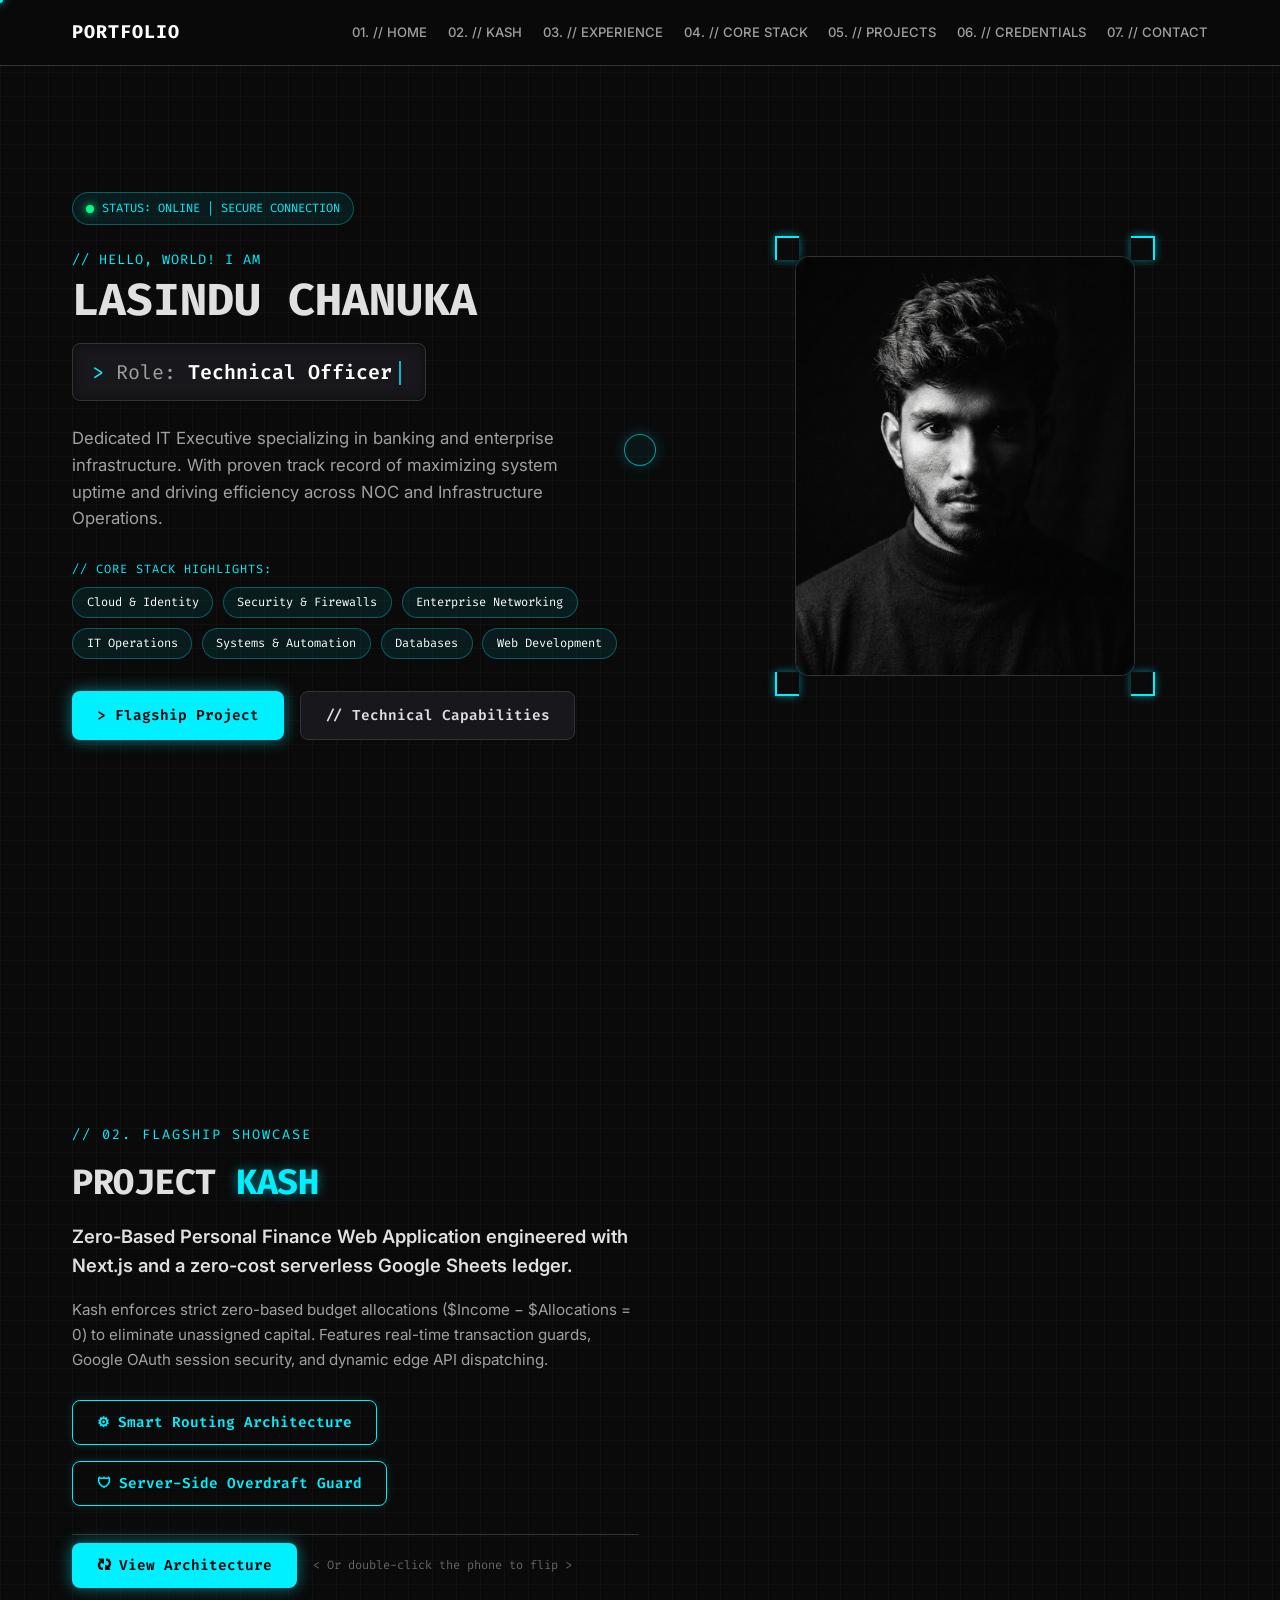
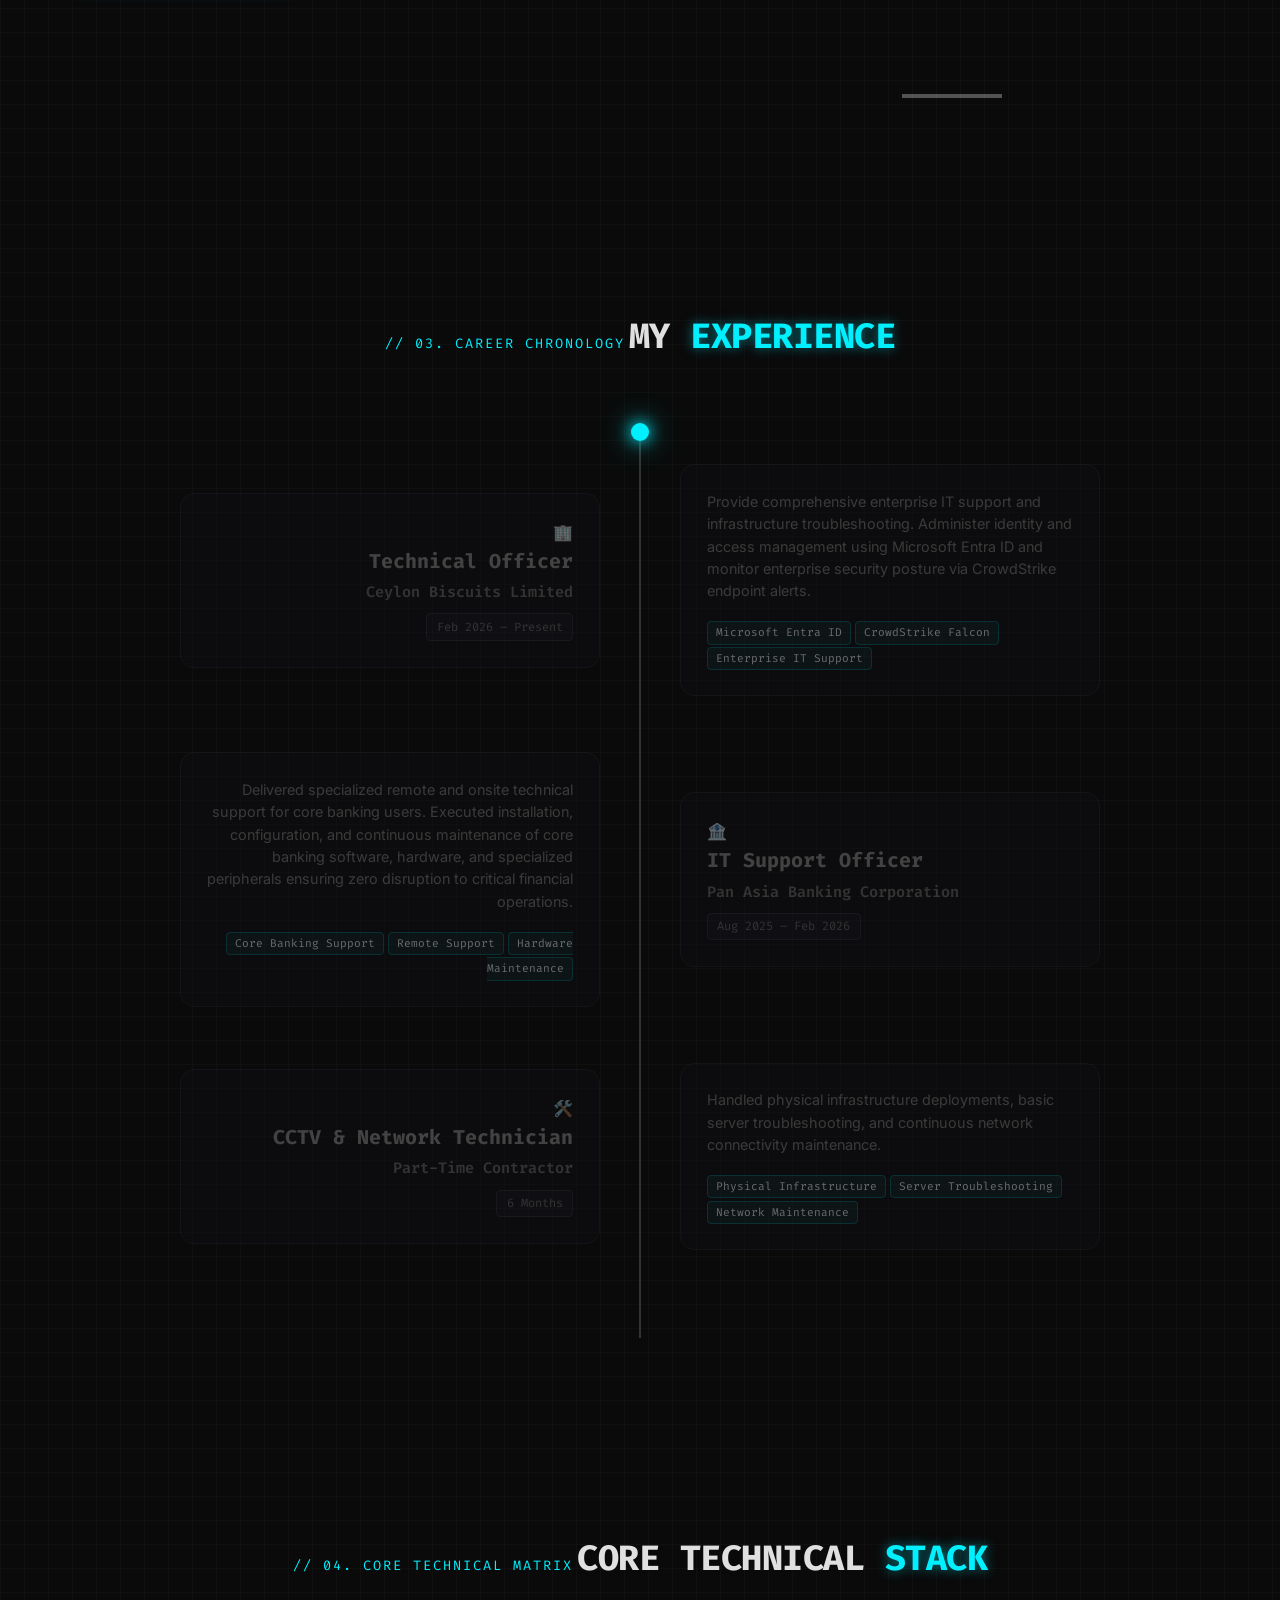
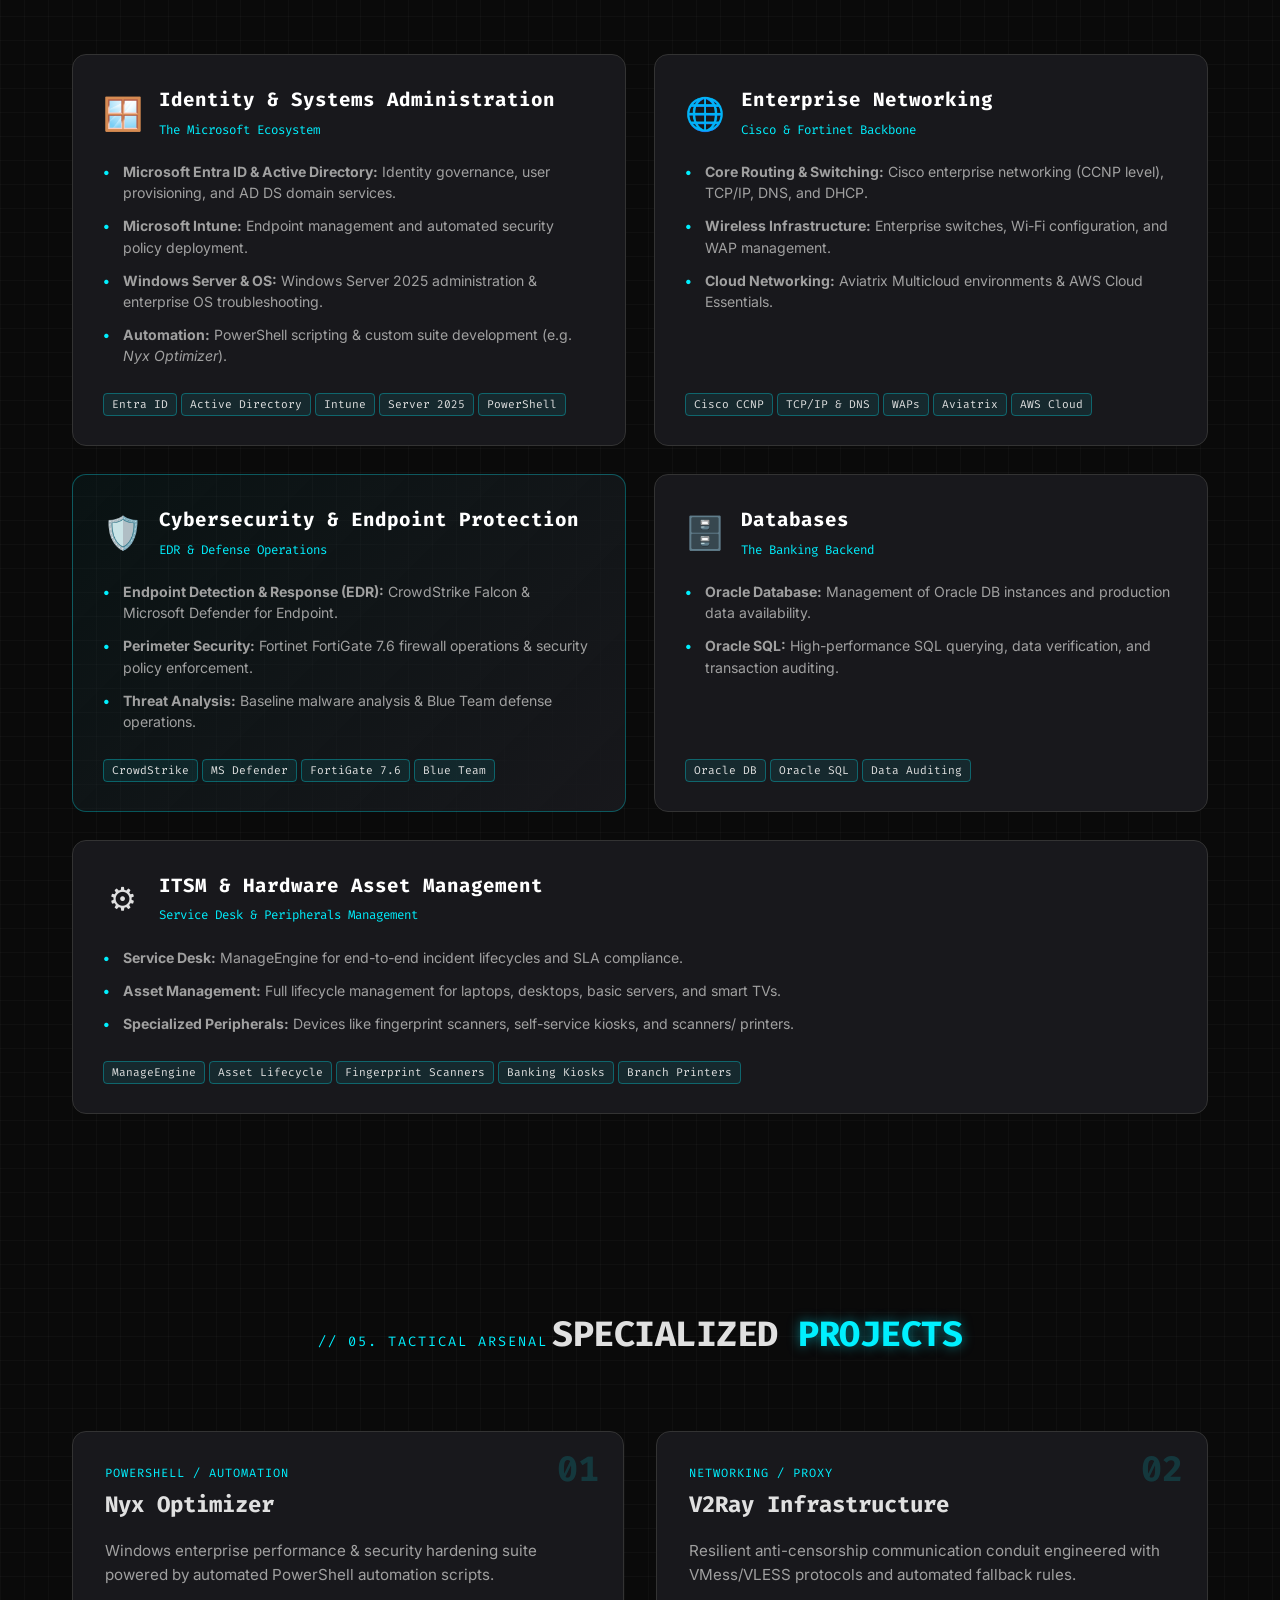
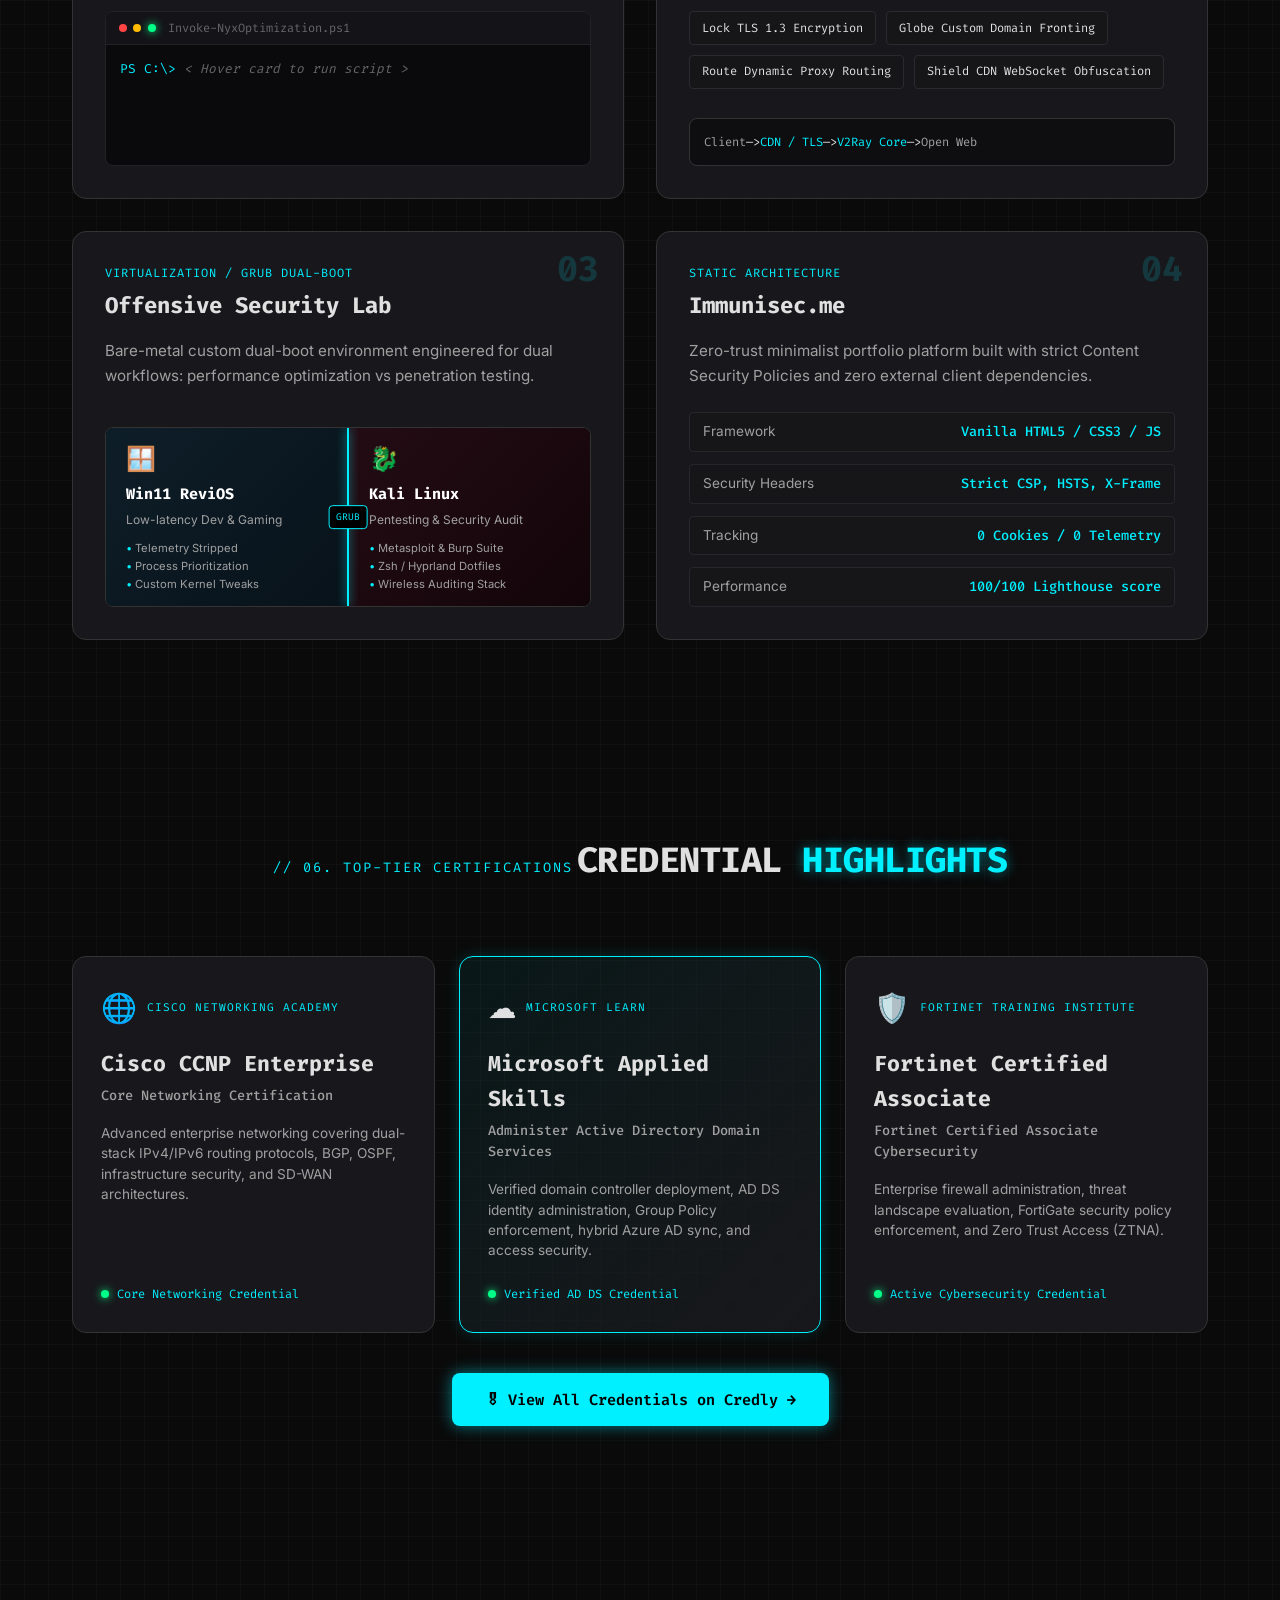
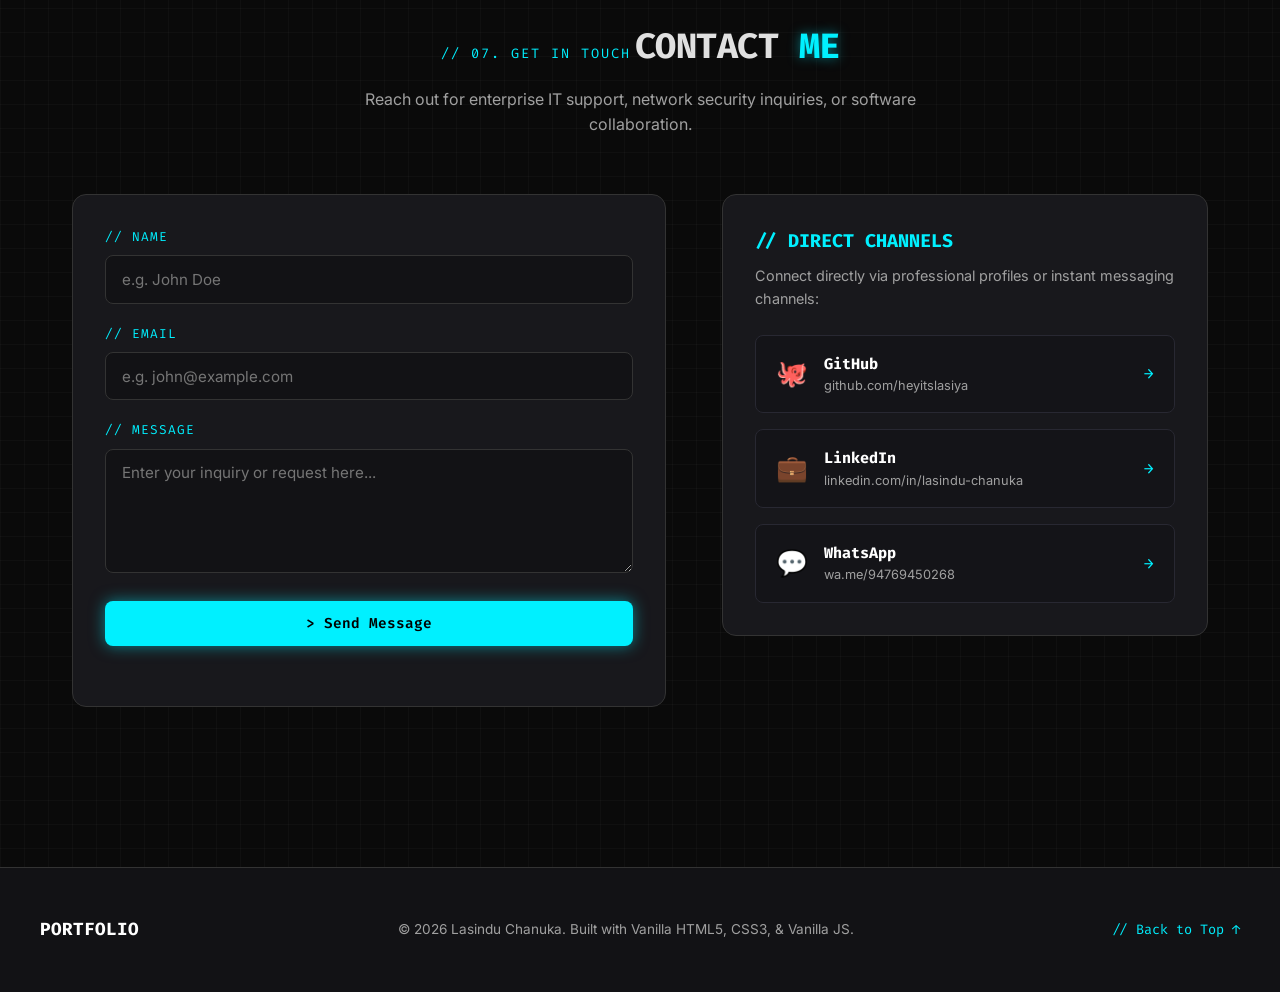
<file: index.html>
<!DOCTYPE html>
<html lang="en">
<head>
  <meta charset="UTF-8">
  <meta name="viewport" content="width=device-width, initial-scale=1.0">
  <title>Lasindu Chanuka | Technical Officer & Cybersecurity Specialist</title>
  <!-- Google Fonts: Inter & Fira Code -->
  <link rel="preconnect" href="https://fonts.googleapis.com">
  <link rel="preconnect" href="https://fonts.gstatic.com" crossorigin>
  <link href="https://fonts.googleapis.com/css2?family=Fira+Code:wght@400;500;600;700&family=Inter:wght@300;400;500;600;700;800&display=swap" rel="stylesheet">
  <link rel="stylesheet" href="styles.css">
</head>
<body>

  <!-- Custom Dual-Dot Magnet Cursor -->
  <div class="cursor-dot" id="cursor-dot"></div>
  <div class="cursor-aura" id="cursor-aura"></div>

  <!-- Sticky Top Navigation -->
  <header class="navbar">
    <div class="nav-container">
      <a href="#hero" class="brand magnetic">PORTFOLIO</a>
      <nav class="nav-links">
        <a href="#hero" class="magnetic">01. // HOME</a>
        <a href="#kash-showcase" class="magnetic">02. // KASH</a>
        <a href="#experience" class="magnetic">03. // EXPERIENCE</a>
        <a href="#core-stack" class="magnetic">04. // CORE STACK</a>
        <a href="#all-projects" class="magnetic">05. // PROJECTS</a>
        <a href="#credentials" class="magnetic">06. // CREDENTIALS</a>
        <a href="#contact" class="magnetic">07. // CONTACT</a>
      </nav>
      <button class="nav-toggle magnetic" id="nav-toggle" aria-label="Toggle Navigation">
        <span></span>
        <span></span>
        <span></span>
      </button>
    </div>
  </header>

  <main>
    <!-- Section 1: Hero Tag (Split Layout) -->
    <section id="hero" class="hero-section">
      <div class="hero-left">
        <div class="terminal-badge">
          <span class="dot green"></span> STATUS: ONLINE | SECURE CONNECTION
        </div>
        
        <span class="hero-greeting">// HELLO, WORLD! I AM</span>
        <h1 class="hero-title glitch-title" data-text="LASINDU CHANUKA">LASINDU CHANUKA</h1>
        
        <div class="typewriter-container">
          <span class="prompt-symbol">&gt;&nbsp;</span>
          <span class="role-static">Role:&nbsp;</span>
          <span id="typing-text" class="typing-text"></span><span class="cursor">|</span>
        </div>

        <p class="hero-bio">
          Dedicated IT Executive specializing in banking and enterprise infrastructure. With proven track record of maximizing system uptime and driving efficiency across NOC and Infrastructure Operations.
        </p>

        <!-- Core Stack Pill Tags -->
        <div class="stack-tags-wrapper">
          <span class="stack-label">// CORE STACK HIGHLIGHTS:</span>
          <div class="stack-pills">
            <span class="pill-tag">Cloud & Identity</span>
            <span class="pill-tag">Security & Firewalls</span>
            <span class="pill-tag">Enterprise Networking</span>
            <span class="pill-tag">IT Operations</span>
            <span class="pill-tag">Systems & Automation</span>
            <span class="pill-tag">Databases</span>
            <span class="pill-tag">Web Development</span>
          </div>
        </div>

        <div class="hero-actions">
          <a href="#kash-showcase" class="btn btn-primary magnetic">&gt; Flagship Project</a>
          <a href="#core-stack" class="btn btn-secondary magnetic">// Technical Capabilities</a>
        </div>
      </div>

      <div class="hero-right">
        <!-- Corner Bracket Framed Portrait Container -->
        <div class="portrait-bracket-container">
          <div class="corner-bracket top-left"></div>
          <div class="corner-bracket top-right"></div>
          <div class="corner-bracket bottom-left"></div>
          <div class="corner-bracket bottom-right"></div>

          <!-- HERO PROFILE PIC PLACEHOLDER -->
          <div class="portrait-image-wrapper">
            <img src="img.png" alt="" class="portrait-img">
          </div>
        </div>
      </div>
    </section>

    <!-- Section 2: Project Highlight (Kash) -->
    <section id="kash-showcase" class="showcase-section">
      <div class="kash-showcase-grid">
        <!-- Left Side: Description & Controls -->
        <div class="kash-info-col">
          <span class="section-tag">// 02. FLAGSHIP SHOWCASE</span>
          <h2 class="section-title glitch-title" data-text="PROJECT KASH">PROJECT <span class="accent-text">KASH</span></h2>
          <p class="section-subtitle-left">
            Zero-Based Personal Finance Web Application engineered with Next.js and a zero-cost serverless Google Sheets ledger.
          </p>
          <p class="kash-description">
            Kash enforces strict zero-based budget allocations ($Income &minus; $Allocations = 0) to eliminate unassigned capital. Features real-time transaction guards, Google OAuth session security, and dynamic edge API dispatching.
          </p>

          <!-- Feature Action Modals Buttons -->
          <div class="kash-feature-buttons">
            <button id="open-routing-modal" class="btn btn-primary-outline magnetic">
              <span class="icon">&#9881;</span> Smart Routing Architecture
            </button>
            <button id="open-overdraft-modal" class="btn btn-primary-outline magnetic">
              <span class="icon">&#128737;</span> Server-Side Overdraft Guard
            </button>
          </div>

          <!-- 3D Flip Trigger Control -->
          <div class="kash-flip-trigger-wrapper">
            <button id="kash-flip-trigger" class="btn btn-primary magnetic">
              <span class="icon">&#128472;</span> View Architecture
            </button>
            <span class="flip-hint-text">&lt; Or double-click the phone to flip &gt;</span>
          </div>
        </div>

        <!-- Right Side: 3D Smartphone Chassis with Live Iframe -->
        <div class="kash-phone-col">
          <div class="flip-card-wrapper">
            <div id="kash-card" class="flip-card magnetic">
              <!-- Front Face: Live Mobile Application Iframe -->
              <div class="flip-card-front">
                <div class="smartphone-chassis">
                  <div class="phone-speaker"></div>
                  <div class="phone-camera"></div>
                  <div class="phone-screen">
                    <iframe src="https://kash-9ag4me4wh-nyx-c838.vercel.app/" 
                            class="kash-iframe" 
                            title="Kash Live Mobile App" 
                            loading="lazy"></iframe>
                  </div>
                  <div class="phone-home-bar"></div>
                </div>
              </div>

              <!-- Back Face: Architecture Breakdown -->
              <div class="flip-card-back">
                <div class="arch-container">
                  <h3 class="arch-title">// KASH ARCHITECTURAL BREAKDOWN</h3>
                  <div class="arch-grid-vertical">
                    <div class="arch-node-item">
                      <div class="arch-node-icon">⚡</div>
                      <div>
                        <h4>NextAuth.js</h4>
                        <p>JWT session encryption and secure HTTP-only cookie authentication handling.</p>
                      </div>
                    </div>
                    <div class="arch-node-item">
                      <div class="arch-node-icon">☁️</div>
                      <div>
                        <h4>Google Cloud OAuth 2.0</h4>
                        <p>Zero-trust identity verification and restricted scope token authorization.</p>
                      </div>
                    </div>
                    <div class="arch-node-item">
                      <div class="arch-node-icon">📊</div>
                      <div>
                        <h4>Google Sheets API</h4>
                        <p>Communicates via Service Account credentials for persistent serverless ledger storage.</p>
                      </div>
                    </div>
                  </div>
                  <div class="arch-flow-summary">
                    <span class="accent-box">NextAuth.js</span> &rarr;
                    <span class="accent-box">Google Cloud OAuth 2.0</span> &rarr;
                    <span class="accent-box">Google Sheets API</span>
                  </div>
                </div>
              </div>
            </div>
          </div>
        </div>
      </div>
    </section>

    <!-- Section 3: My Experience (Timeline with Moving Scroll Tracker Dot & Cyber Glow Surge) -->
    <section id="experience" class="experience-section">
      <div class="section-header">
        <span class="section-tag">// 03. CAREER CHRONOLOGY</span>
        <h2 class="section-title glitch-title" data-text="MY EXPERIENCE">MY <span class="accent-text">EXPERIENCE</span></h2>
      </div>

      <div class="split-timeline-container" id="timeline-container">
        <!-- Static Dark Track (#333) -->
        <div class="timeline-track-static"></div>

        <!-- Active Cyan Fill Line (#00f0ff) -->
        <div class="timeline-track-active" id="timeline-track-active"></div>

        <!-- Physically Moving Cyan Scroll Tracker Dot -->
        <div class="timeline-moving-dot" id="timeline-dot"></div>

        <!-- Node 1 (Odd): Technical Officer | CBL -->
        <div class="split-timeline-node odd-node cyber-glow-target">
          <div class="node-half node-left-half text-right">
            <div class="meta-block magnetic">
              <div class="logo-placeholder">🏢</div>
              <h3 class="role-title">Technical Officer</h3>
              <h4 class="company-name">Ceylon Biscuits Limited</h4>
              <span class="year-badge">Feb 2026 &ndash; Present</span>
            </div>
          </div>
          <div class="node-half node-right-half text-left">
            <div class="desc-block magnetic">
              <p>Provide comprehensive enterprise IT support and infrastructure troubleshooting. Administer identity and access management using Microsoft Entra ID and monitor enterprise security posture via CrowdStrike endpoint alerts.</p>
              <div class="tag-row">
                <span class="tech-tag">Microsoft Entra ID</span>
                <span class="tech-tag">CrowdStrike Falcon</span>
                <span class="tech-tag">Enterprise IT Support</span>
              </div>
            </div>
          </div>
        </div>

        <!-- Node 2 (Even): IT Support Officer | Pan Asia Bank -->
        <div class="split-timeline-node even-node cyber-glow-target">
          <div class="node-half node-left-half text-right">
            <div class="desc-block magnetic">
              <p>Delivered specialized remote and onsite technical support for core banking users. Executed installation, configuration, and continuous maintenance of core banking software, hardware, and specialized peripherals ensuring zero disruption to critical financial operations.</p>
              <div class="tag-row">
                <span class="tech-tag">Core Banking Support</span>
                <span class="tech-tag">Remote Support</span>
                <span class="tech-tag">Hardware Maintenance</span>
              </div>
            </div>
          </div>
          <div class="node-half node-right-half text-left">
            <div class="meta-block magnetic">
              <div class="logo-placeholder">🏦</div>
              <h3 class="role-title">IT Support Officer</h3>
              <h4 class="company-name">Pan Asia Banking Corporation</h4>
              <span class="year-badge">Aug 2025 &ndash; Feb 2026</span>
            </div>
          </div>
        </div>

        <!-- Node 3 (Odd): CCTV & Network Technician -->
        <div class="split-timeline-node odd-node cyber-glow-target">
          <div class="node-half node-left-half text-right">
            <div class="meta-block magnetic">
              <div class="logo-placeholder">🛠️</div>
              <h3 class="role-title">CCTV & Network Technician</h3>
              <h4 class="company-name">Part-Time Contractor</h4>
              <span class="year-badge">6 Months</span>
            </div>
          </div>
          <div class="node-half node-right-half text-left">
            <div class="desc-block magnetic">
              <p>Handled physical infrastructure deployments, basic server troubleshooting, and continuous network connectivity maintenance.</p>
              <div class="tag-row">
                <span class="tech-tag">Physical Infrastructure</span>
                <span class="tech-tag">Server Troubleshooting</span>
                <span class="tech-tag">Network Maintenance</span>
              </div>
            </div>
          </div>
        </div>

      </div>
    </section>

    <!-- Section 4: Core Stack & Technical Competencies Matrix -->
    <section id="core-stack" class="stack-matrix-section">
      <div class="section-header">
        <span class="section-tag">// 04. CORE TECHNICAL MATRIX</span>
        <h2 class="section-title glitch-title" data-text="CORE TECHNICAL STACK">CORE TECHNICAL <span class="accent-text">STACK</span></h2>
      </div>

      <div class="stack-matrix-grid">
        <!-- Category 1: Identity & Systems Administration -->
        <div class="stack-card magnetic">
          <div class="stack-card-header">
            <span class="stack-icon">🪟</span>
            <div class="stack-title-group">
              <h3>Identity & Systems Administration</h3>
              <span class="stack-subtitle">The Microsoft Ecosystem</span>
            </div>
          </div>
          <ul class="stack-list">
            <li><strong>Microsoft Entra ID & Active Directory:</strong> Identity governance, user provisioning, and AD DS domain services.</li>
            <li><strong>Microsoft Intune:</strong> Endpoint management and automated security policy deployment.</li>
            <li><strong>Windows Server & OS:</strong> Windows Server 2025 administration & enterprise OS troubleshooting.</li>
            <li><strong>Automation:</strong> PowerShell scripting & custom suite development (e.g. <em>Nyx Optimizer</em>).</li>
          </ul>
          <div class="tag-row stack-card-tags">
            <span class="tech-tag">Entra ID</span>
            <span class="tech-tag">Active Directory</span>
            <span class="tech-tag">Intune</span>
            <span class="tech-tag">Server 2025</span>
            <span class="tech-tag">PowerShell</span>
          </div>
        </div>

        <!-- Category 2: Enterprise Networking -->
        <div class="stack-card magnetic">
          <div class="stack-card-header">
            <span class="stack-icon">🌐</span>
            <div class="stack-title-group">
              <h3>Enterprise Networking</h3>
              <span class="stack-subtitle">Cisco & Fortinet Backbone</span>
            </div>
          </div>
          <ul class="stack-list">
            <li><strong>Core Routing & Switching:</strong> Cisco enterprise networking (CCNP level), TCP/IP, DNS, and DHCP.</li>
            <li><strong>Wireless Infrastructure:</strong> Enterprise switches, Wi-Fi configuration, and WAP management.</li>
            <li><strong>Cloud Networking:</strong> Aviatrix Multicloud environments & AWS Cloud Essentials.</li>
          </ul>
          <div class="tag-row stack-card-tags">
            <span class="tech-tag">Cisco CCNP</span>
            <span class="tech-tag">TCP/IP & DNS</span>
            <span class="tech-tag">WAPs</span>
            <span class="tech-tag">Aviatrix</span>
            <span class="tech-tag">AWS Cloud</span>
          </div>
        </div>

        <!-- Category 3: Cybersecurity & Endpoint Protection -->
        <div class="stack-card accent-stack-card magnetic">
          <div class="stack-card-header">
            <span class="stack-icon">🛡️</span>
            <div class="stack-title-group">
              <h3>Cybersecurity & Endpoint Protection</h3>
              <span class="stack-subtitle">EDR & Defense Operations</span>
            </div>
          </div>
          <ul class="stack-list">
            <li><strong>Endpoint Detection & Response (EDR):</strong> CrowdStrike Falcon & Microsoft Defender for Endpoint.</li>
            <li><strong>Perimeter Security:</strong> Fortinet FortiGate 7.6 firewall operations & security policy enforcement.</li>
            <li><strong>Threat Analysis:</strong> Baseline malware analysis & Blue Team defense operations.</li>
          </ul>
          <div class="tag-row stack-card-tags">
            <span class="tech-tag">CrowdStrike</span>
            <span class="tech-tag">MS Defender</span>
            <span class="tech-tag">FortiGate 7.6</span>
            <span class="tech-tag">Blue Team</span>
          </div>
        </div>

        <!-- Category 4: Databases (The Banking Backend) -->
        <div class="stack-card magnetic">
          <div class="stack-card-header">
            <span class="stack-icon">🗄️</span>
            <div class="stack-title-group">
              <h3>Databases</h3>
              <span class="stack-subtitle">The Banking Backend</span>
            </div>
          </div>
          <ul class="stack-list">
            <li><strong>Oracle Database:</strong> Management of Oracle DB instances and production data availability.</li>
            <li><strong>Oracle SQL:</strong> High-performance SQL querying, data verification, and transaction auditing.</li>
          </ul>
          <div class="tag-row stack-card-tags">
            <span class="tech-tag">Oracle DB</span>
            <span class="tech-tag">Oracle SQL</span>
            <span class="tech-tag">Data Auditing</span>
          </div>
        </div>

        <!-- Category 5: ITSM & Hardware Asset Management -->
        <div class="stack-card magnetic span-full">
          <div class="stack-card-header">
            <span class="stack-icon">⚙️</span>
            <div class="stack-title-group">
              <h3>ITSM & Hardware Asset Management</h3>
              <span class="stack-subtitle">Service Desk & Peripherals Management</span>
            </div>
          </div>
          <ul class="stack-list inline-list">
            <li><strong>Service Desk:</strong> ManageEngine for end-to-end incident lifecycles and SLA compliance.</li>
            <li><strong>Asset Management:</strong> Full lifecycle management for laptops, desktops, basic servers, and smart TVs.</li>
            <li><strong>Specialized Peripherals:</strong> Devices like fingerprint scanners, self-service kiosks, and scanners/ printers.</li>
          </ul>
          <div class="tag-row stack-card-tags">
            <span class="tech-tag">ManageEngine</span>
            <span class="tech-tag">Asset Lifecycle</span>
            <span class="tech-tag">Fingerprint Scanners</span>
            <span class="tech-tag">Banking Kiosks</span>
            <span class="tech-tag">Branch Printers</span>
          </div>
        </div>
      </div>
    </section>

    <!-- Section 5: Tactical Arsenal Grid (Rich Interactive Projects) -->
    <section id="all-projects" class="arsenal-section">
      <div class="section-header">
        <span class="section-tag">// 05. TACTICAL ARSENAL</span>
        <h2 class="section-title glitch-title" data-text="SPECIALIZED PROJECTS">SPECIALIZED <span class="accent-text">PROJECTS</span></h2>
      </div>

      <div class="arsenal-grid">
        <!-- 01 Nyx Optimizer -->
        <div class="project-card nyx-card magnetic" id="nyx-card">
          <div class="card-number">01</div>
          <div class="card-header">
            <div class="card-tag">POWERSHELL / AUTOMATION</div>
            <h3>Nyx Optimizer</h3>
          </div>
          <p class="card-desc">Windows enterprise performance & security hardening suite powered by automated PowerShell automation scripts.</p>
          
          <div class="terminal-window">
            <div class="terminal-top">
              <span class="dot red"></span><span class="dot yellow"></span><span class="dot green"></span>
              <span class="term-title">Invoke-NyxOptimization.ps1</span>
            </div>
            <div class="terminal-body" id="nyx-terminal-body">
              <div class="term-line term-prompt">PS C:\&gt; <span class="term-hover-hint">&lt; Hover card to run script &gt;</span></div>
            </div>
          </div>
        </div>

        <!-- 02 V2Ray Infrastructure -->
        <div class="project-card v2ray-card magnetic">
          <div class="card-number">02</div>
          <div class="card-header">
            <div class="card-tag">NETWORKING / PROXY</div>
            <h3>V2Ray Infrastructure</h3>
          </div>
          <p class="card-desc">Resilient anti-censorship communication conduit engineered with VMess/VLESS protocols and automated fallback rules.</p>
          <div class="v2ray-specs">
            <div class="spec-badge"><span>Lock</span> TLS 1.3 Encryption</div>
            <div class="spec-badge"><span>Globe</span> Custom Domain Fronting</div>
            <div class="spec-badge"><span>Route</span> Dynamic Proxy Routing</div>
            <div class="spec-badge"><span>Shield</span> CDN WebSocket Obfuscation</div>
          </div>
          <div class="network-diagram">
            <span class="node">Client</span> &mdash;&gt;
            <span class="node accent-node">CDN / TLS</span> &mdash;&gt;
            <span class="node accent-node">V2Ray Core</span> &mdash;&gt;
            <span class="node">Open Web</span>
          </div>
        </div>

        <!-- 03 Offensive Security Lab -->
        <div class="project-card grub-card magnetic">
          <div class="card-number">03</div>
          <div class="card-header">
            <div class="card-tag">VIRTUALIZATION / GRUB DUAL-BOOT</div>
            <h3>Offensive Security Lab</h3>
          </div>
          <p class="card-desc">Bare-metal custom dual-boot environment engineered for dual workflows: performance optimization vs penetration testing.</p>

          <!-- Split-screen Hover Container -->
          <div class="split-screen-container" id="split-screen">
            <div class="split-side left-side">
              <div class="side-content">
                <span class="os-icon">🪟</span>
                <span class="os-title">Win11 ReviOS</span>
                <span class="os-subtitle">Low-latency Dev & Gaming</span>
                <ul class="os-list">
                  <li>Telemetry Stripped</li>
                  <li>Process Prioritization</li>
                  <li>Custom Kernel Tweaks</li>
                </ul>
              </div>
            </div>
            <div class="split-side right-side">
              <div class="side-content">
                <span class="os-icon">🐉</span>
                <span class="os-title">Kali Linux</span>
                <span class="os-subtitle">Pentesting & Security Audit</span>
                <ul class="os-list">
                  <li>Metasploit & Burp Suite</li>
                  <li>Zsh / Hyprland Dotfiles</li>
                  <li>Wireless Auditing Stack</li>
                </ul>
              </div>
            </div>
            <div class="split-divider">
              <span class="divider-handle">GRUB</span>
            </div>
          </div>
        </div>

        <!-- 04 Immunisec.me -->
        <div class="project-card immunisec-card magnetic">
          <div class="card-number">04</div>
          <div class="card-header">
            <div class="card-tag">STATIC ARCHITECTURE</div>
            <h3>Immunisec.me</h3>
          </div>
          <p class="card-desc">Zero-trust minimalist portfolio platform built with strict Content Security Policies and zero external client dependencies.</p>
          <div class="architecture-specs">
            <div class="spec-row"><span class="spec-label">Framework</span><span class="spec-val">Vanilla HTML5 / CSS3 / JS</span></div>
            <div class="spec-row"><span class="spec-label">Security Headers</span><span class="spec-val">Strict CSP, HSTS, X-Frame</span></div>
            <div class="spec-row"><span class="spec-label">Tracking</span><span class="spec-val">0 Cookies / 0 Telemetry</span></div>
            <div class="spec-row"><span class="spec-label">Performance</span><span class="spec-val">100/100 Lighthouse score</span></div>
          </div>
        </div>
      </div>
    </section>

    <!-- Section 6: Credential Highlights -->
    <section id="credentials" class="credentials-section">
      <div class="section-header">
        <span class="section-tag">// 06. TOP-TIER CERTIFICATIONS</span>
        <h2 class="section-title glitch-title" data-text="CREDENTIAL HIGHLIGHTS">CREDENTIAL <span class="accent-text">HIGHLIGHTS</span></h2>
      </div>

      <div class="credentials-grid">
        <!-- Credential 1: Cisco CCNP Enterprise -->
        <div class="cred-card magnetic">
          <div class="cred-icon-header">
            <span class="cred-badge-icon">🌐</span>
            <span class="cred-issuer">CISCO NETWORKING ACADEMY</span>
          </div>
          <h3>Cisco CCNP Enterprise</h3>
          <h4 class="cred-subtitle">Core Networking Certification</h4>
          <p>Advanced enterprise networking covering dual-stack IPv4/IPv6 routing protocols, BGP, OSPF, infrastructure security, and SD-WAN architectures.</p>
          <div class="cred-status"><span class="dot green"></span> Core Networking Credential</div>
        </div>

        <!-- Credential 2: Microsoft Applied Skills -->
        <div class="cred-card accent-cred magnetic">
          <div class="cred-icon-header">
            <span class="cred-badge-icon">☁️</span>
            <span class="cred-issuer">MICROSOFT LEARN</span>
          </div>
          <h3>Microsoft Applied Skills</h3>
          <h4 class="cred-subtitle">Administer Active Directory Domain Services</h4>
          <p>Verified domain controller deployment, AD DS identity administration, Group Policy enforcement, hybrid Azure AD sync, and access security.</p>
          <div class="cred-status"><span class="dot green"></span> Verified AD DS Credential</div>
        </div>

        <!-- Credential 3: Fortinet FCA -->
        <div class="cred-card magnetic">
          <div class="cred-icon-header">
            <span class="cred-badge-icon">🛡️</span>
            <span class="cred-issuer">FORTINET TRAINING INSTITUTE</span>
          </div>
          <h3>Fortinet Certified Associate</h3>
          <h4 class="cred-subtitle">Fortinet Certified Associate Cybersecurity</h4>
          <p>Enterprise firewall administration, threat landscape evaluation, FortiGate security policy enforcement, and Zero Trust Access (ZTNA).</p>
          <div class="cred-status"><span class="dot green"></span> Active Cybersecurity Credential</div>
        </div>
      </div>

      <!-- Action Button for Credly -->
      <div class="credly-action-wrapper">
        <a href="https://www.credly.com/users/lasindu-chanuka" target="_blank" rel="noopener noreferrer" class="btn btn-primary credly-btn magnetic">
          <span class="icon">&#127894;</span> View All Credentials on Credly &rarr;
        </a>
      </div>
    </section>

    <!-- Section 7: Contact Me -->
    <section id="contact" class="contact-section">
      <div class="section-header">
        <span class="section-tag">// 07. GET IN TOUCH</span>
        <h2 class="section-title glitch-title" data-text="CONTACT ME">CONTACT <span class="accent-text">ME</span></h2>
        <p class="section-subtitle">Reach out for enterprise IT support, network security inquiries, or software collaboration.</p>
      </div>

      <div class="contact-grid">
        <!-- Contact Form -->
        <div class="contact-form-container">
          <form id="contact-form" class="brutalist-form">
            <div class="form-group">
              <label for="form-name">// NAME</label>
              <input type="text" id="form-name" name="name" class="form-input magnetic" placeholder="e.g. John Doe" required>
            </div>
            
            <div class="form-group">
              <label for="form-email">// EMAIL</label>
              <input type="email" id="form-email" name="email" class="form-input magnetic" placeholder="e.g. john@example.com" required>
            </div>
            
            <div class="form-group">
              <label for="form-message">// MESSAGE</label>
              <textarea id="form-message" name="message" class="form-textarea magnetic" rows="5" placeholder="Enter your inquiry or request here..." required></textarea>
            </div>

            <button type="submit" class="btn btn-primary form-submit-btn magnetic">
              &gt; Send Message
            </button>
            <div id="form-status" class="form-status-msg"></div>
          </form>
        </div>

        <!-- Contact Links / Social Icons -->
        <div class="contact-links-container">
          <h3 class="contact-links-title">// DIRECT CHANNELS</h3>
          <p class="contact-links-desc">Connect directly via professional profiles or instant messaging channels:</p>

          <div class="social-links-list">
            <a href="https://github.com/heyitslasiya" target="_blank" rel="noopener noreferrer" class="social-link-item magnetic">
              <span class="social-icon">🐙</span>
              <div>
                <span class="social-name">GitHub</span>
                <span class="social-handle">github.com/heyitslasiya</span>
              </div>
              <span class="arrow">&rarr;</span>
            </a>

            <a href="https://www.linkedin.com/in/lasindu-chanuka" target="_blank" rel="noopener noreferrer" class="social-link-item magnetic">
              <span class="social-icon">💼</span>
              <div>
                <span class="social-name">LinkedIn</span>
                <span class="social-handle">linkedin.com/in/lasindu-chanuka</span>
              </div>
              <span class="arrow">&rarr;</span>
            </a>

            <a href="https://wa.me/94769450268" target="_blank" rel="noopener noreferrer" class="social-link-item magnetic">
              <span class="social-icon">💬</span>
              <div>
                <span class="social-name">WhatsApp</span>
                <span class="social-handle">wa.me/94769450268</span>
              </div>
              <span class="arrow">&rarr;</span>
            </a>
          </div>
        </div>
      </div>
    </section>
  </main>

  <!-- Footer -->
  <footer class="footer">
    <div class="footer-container">
      <div class="footer-brand">PORTFOLIO</div>
      <p class="footer-copy">
        &copy; 2026 Lasindu Chanuka. Built with Vanilla HTML5, CSS3, & Vanilla JS.
      </p>
      <a href="#hero" class="back-to-top magnetic">// Back to Top &uarr;</a>
    </div>
  </footer>

  <!-- Modal 1: Smart Routing -->
  <dialog id="smart-routing-modal" class="custom-modal">
    <div class="modal-content">
      <div class="modal-header">
        <h3>// SMART ROUTING ARCHITECTURE</h3>
        <button class="modal-close" id="close-routing-modal" aria-label="Close Modal">&times;</button>
      </div>
      <div class="modal-body">
        <p>Project Kash uses dynamic request routing in Next.js to minimize API round-trips and optimize throughput when interacting with serverless backends:</p>
        <div class="modal-flowchart">
          <div class="flow-step">
            <span class="step-num">01</span>
            <div><strong>Client Request Interception:</strong> Edge routes validate incoming payload schemas before passing data downstream.</div>
          </div>
          <div class="flow-step">
            <span class="step-num">02</span>
            <div><strong>Intelligent API Caching:</strong> Frequently accessed financial categories are cached with staggered revalidation triggers.</div>
          </div>
          <div class="flow-step">
            <span class="step-num">03</span>
            <div><strong>Batch Sync Queue:</strong> Multi-entry financial allocations are batched into single HTTP payloads to prevent hitting Google API rate limits.</div>
          </div>
        </div>
      </div>
    </div>
  </dialog>

  <!-- Modal 2: Server-Side Validation (Overdraft Protection) -->
  <dialog id="overdraft-modal" class="custom-modal">
    <div class="modal-content">
      <div class="modal-header">
        <h3>// SERVER-SIDE OVERDRAFT PROTECTION</h3>
        <button class="modal-close" id="close-overdraft-modal" aria-label="Close Modal">&times;</button>
      </div>
      <div class="modal-body">
        <p>In Zero-Based Budgeting, every dollar must equal zero ($Income - $Allocations = 0). Kash enforces this with strict server-side transaction assertions:</p>
        <div class="code-box modal-code">
          <pre><code><span class="keyword">async function</span> <span class="function">validateTransaction</span>(payload) {
  <span class="keyword">const</span> currentBalance = <span class="keyword">await</span> <span class="function">fetchLiveLedgerBalance</span>();
  <span class="keyword">if</span> (payload.amount &gt; currentBalance.unallocated) {
    <span class="keyword">throw new</span> Error(<span class="string">"OVERDRAFT_PREVENTED: Zero-based budget allocation exceeded"</span>);
  }
  <span class="keyword">return await</span> <span class="function">commitToGoogleSheetsServiceAccount</span>(payload);
}</code></pre>
        </div>
        <p class="modal-note">This mechanism prevents client-side tampering by guaranteeing that balance updates are verified server-side before persisting to the Google Sheets backend.</p>
      </div>
    </div>
  </dialog>

  <script src="script.js"></script>
</body>
</html>
</file>
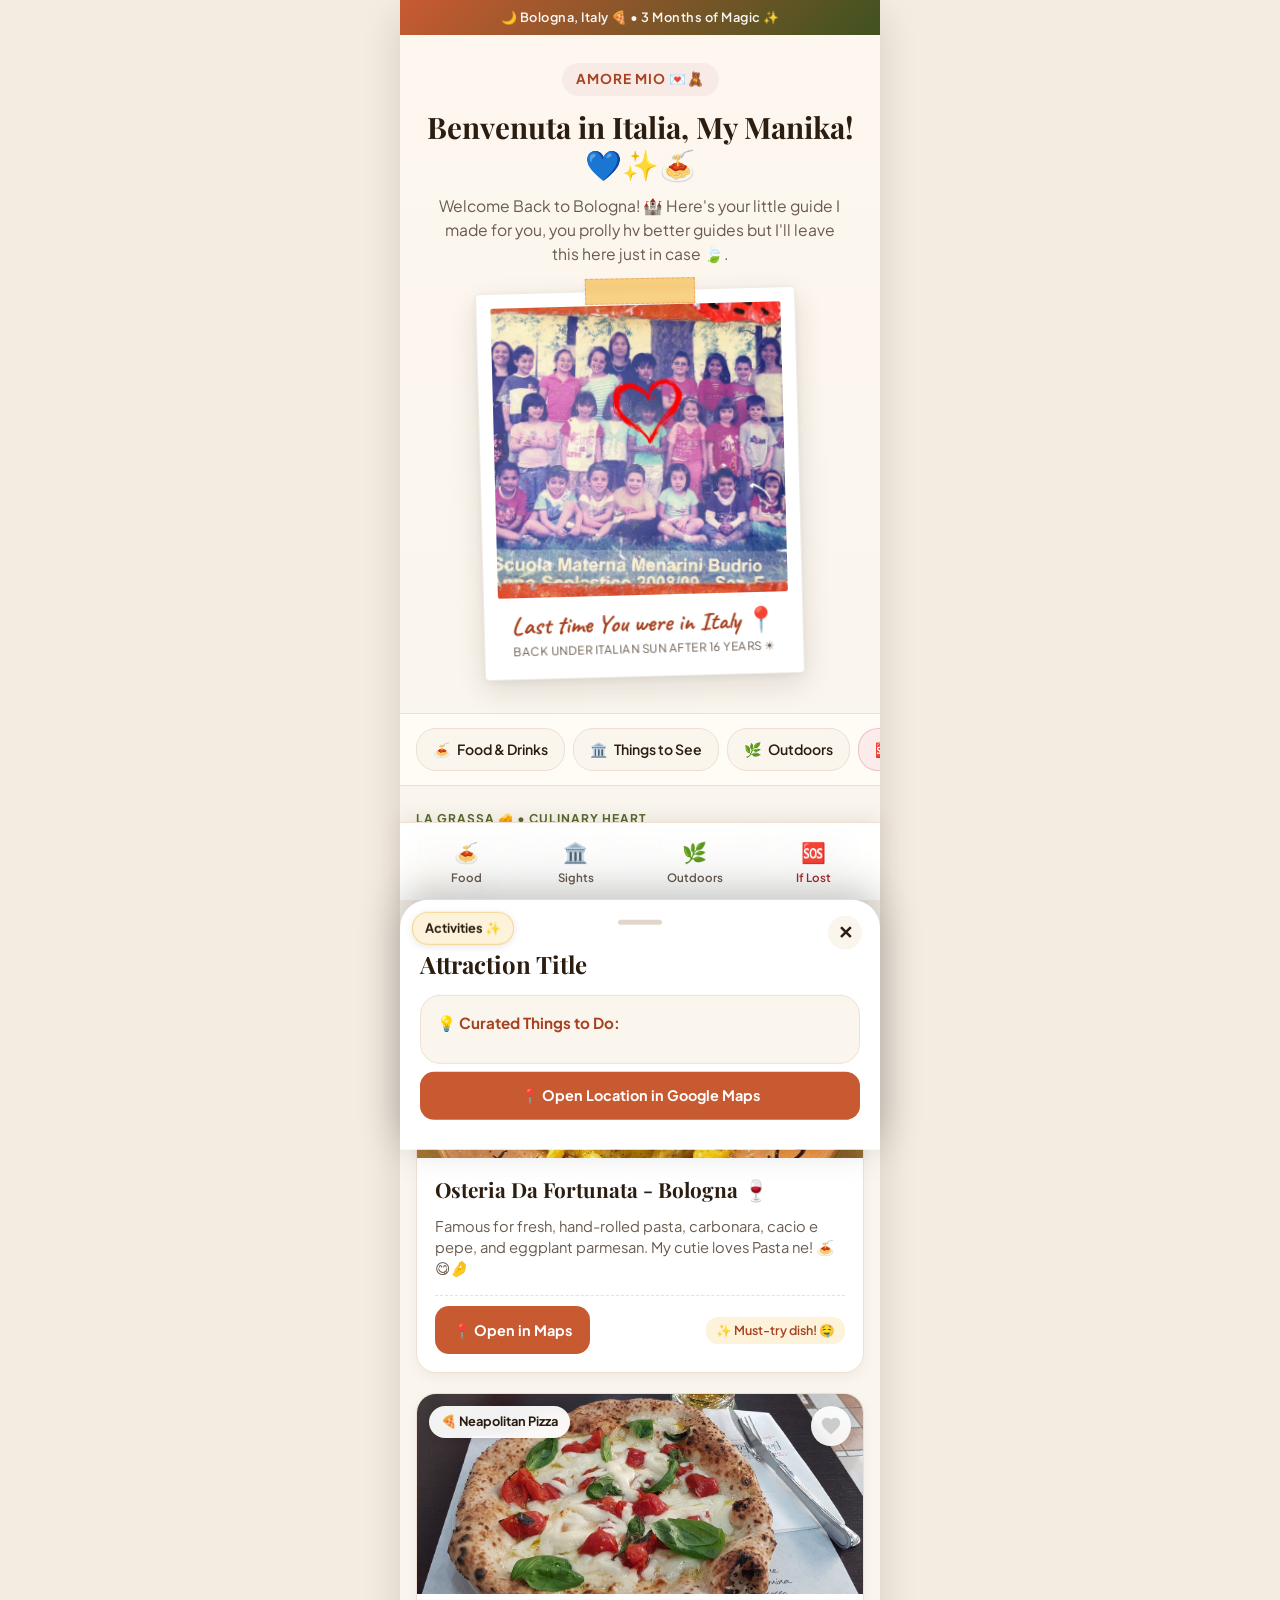
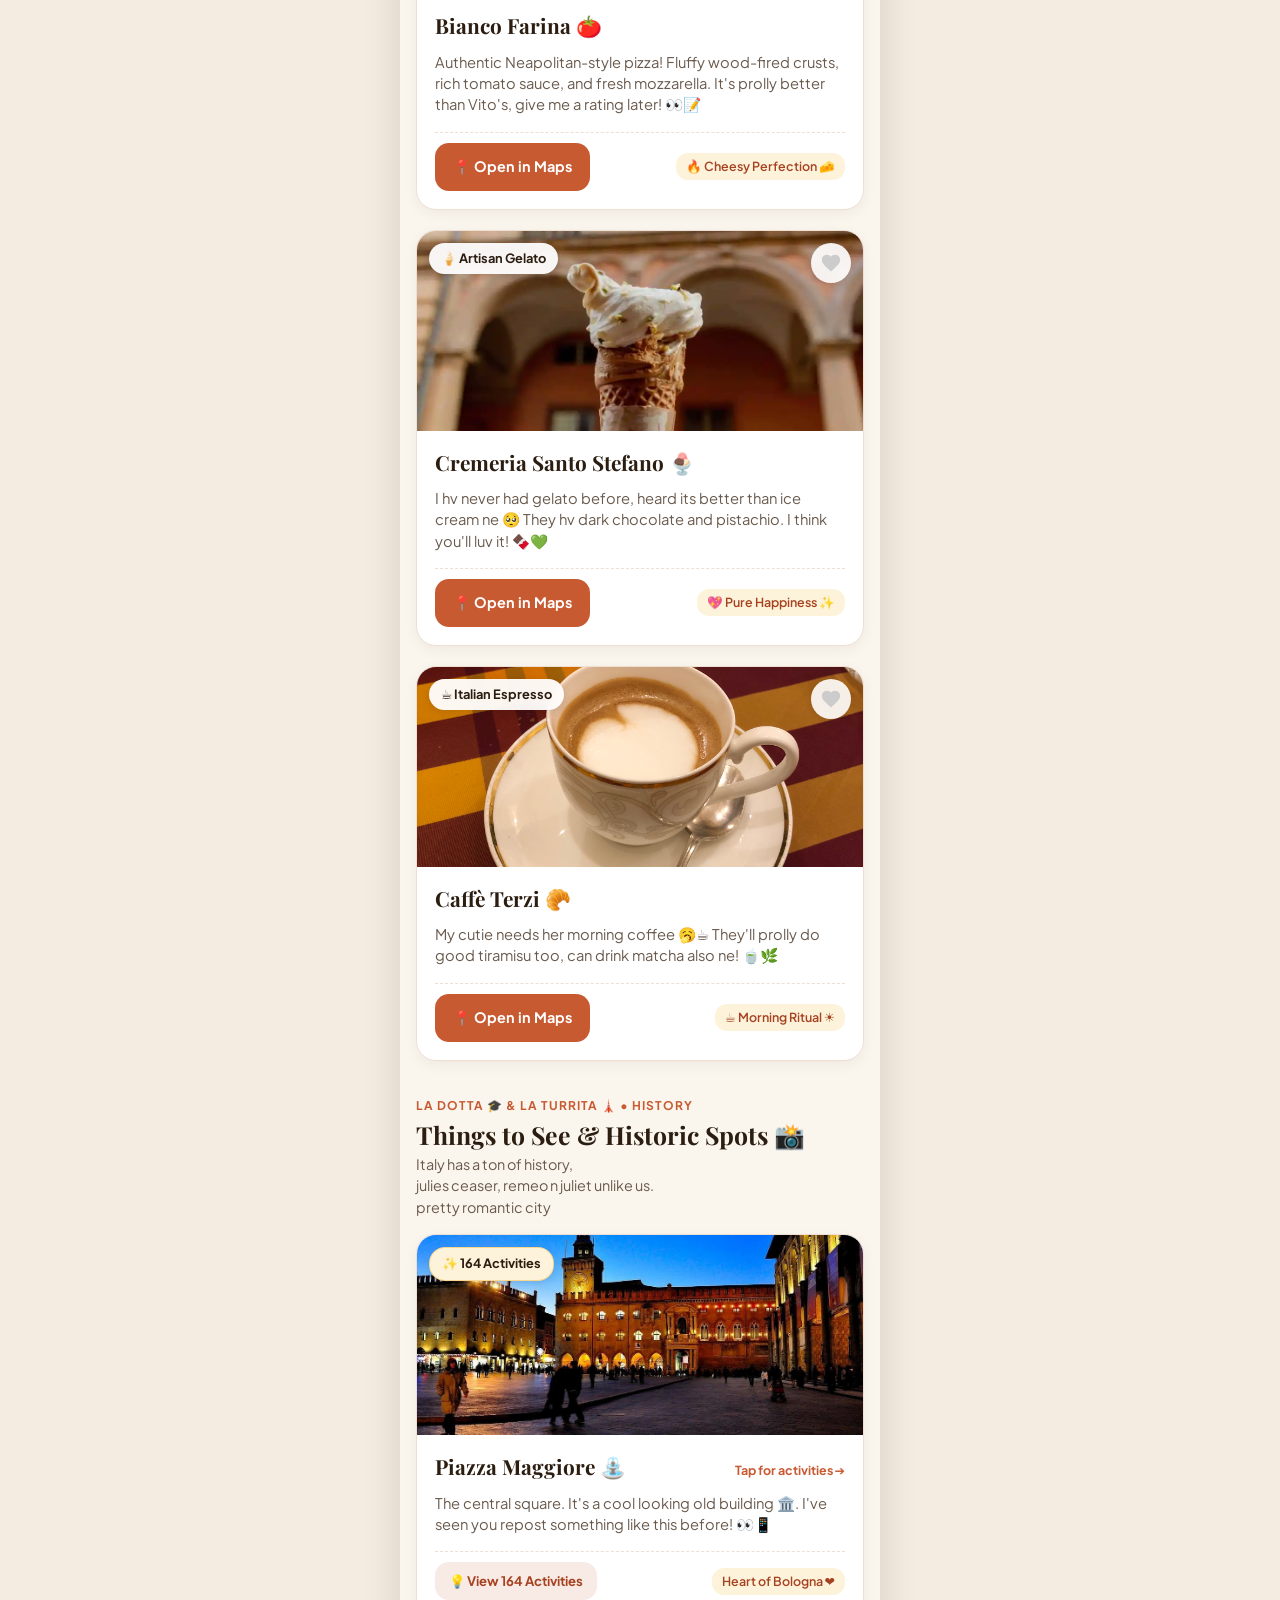
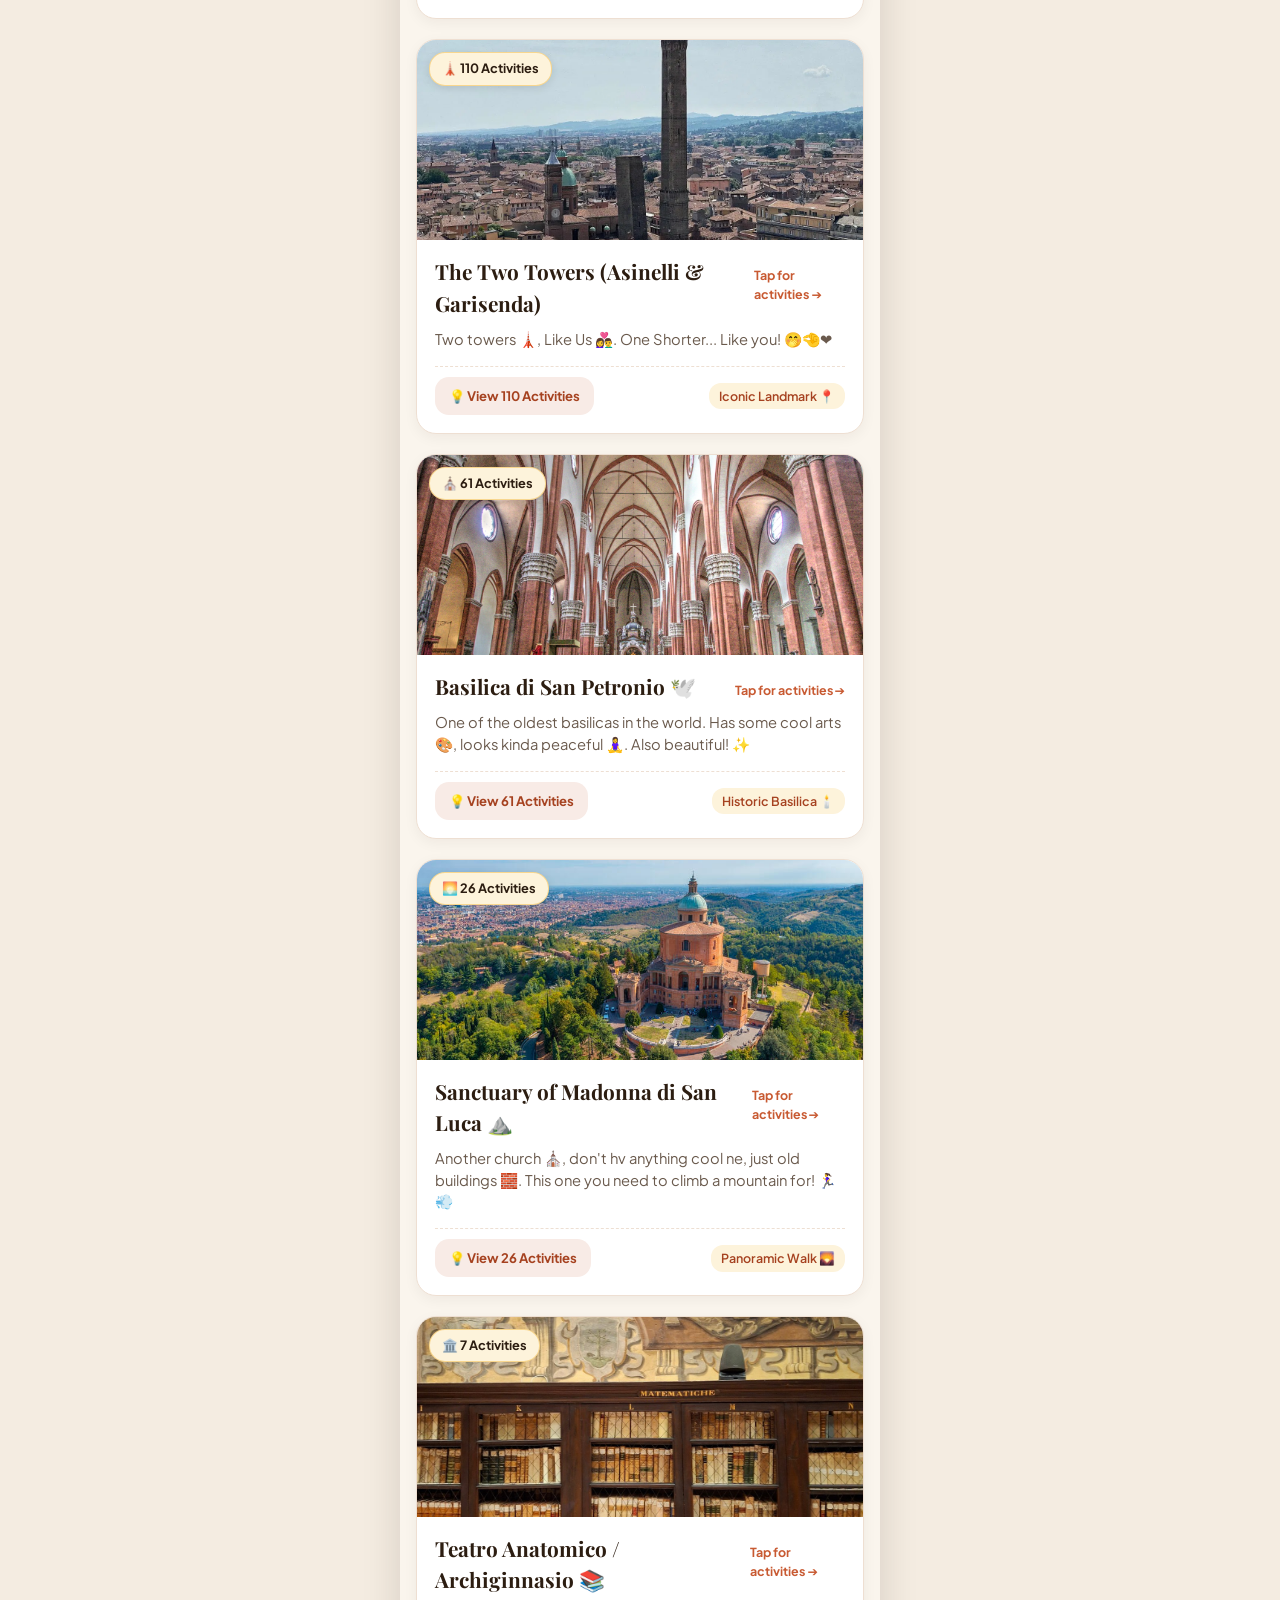
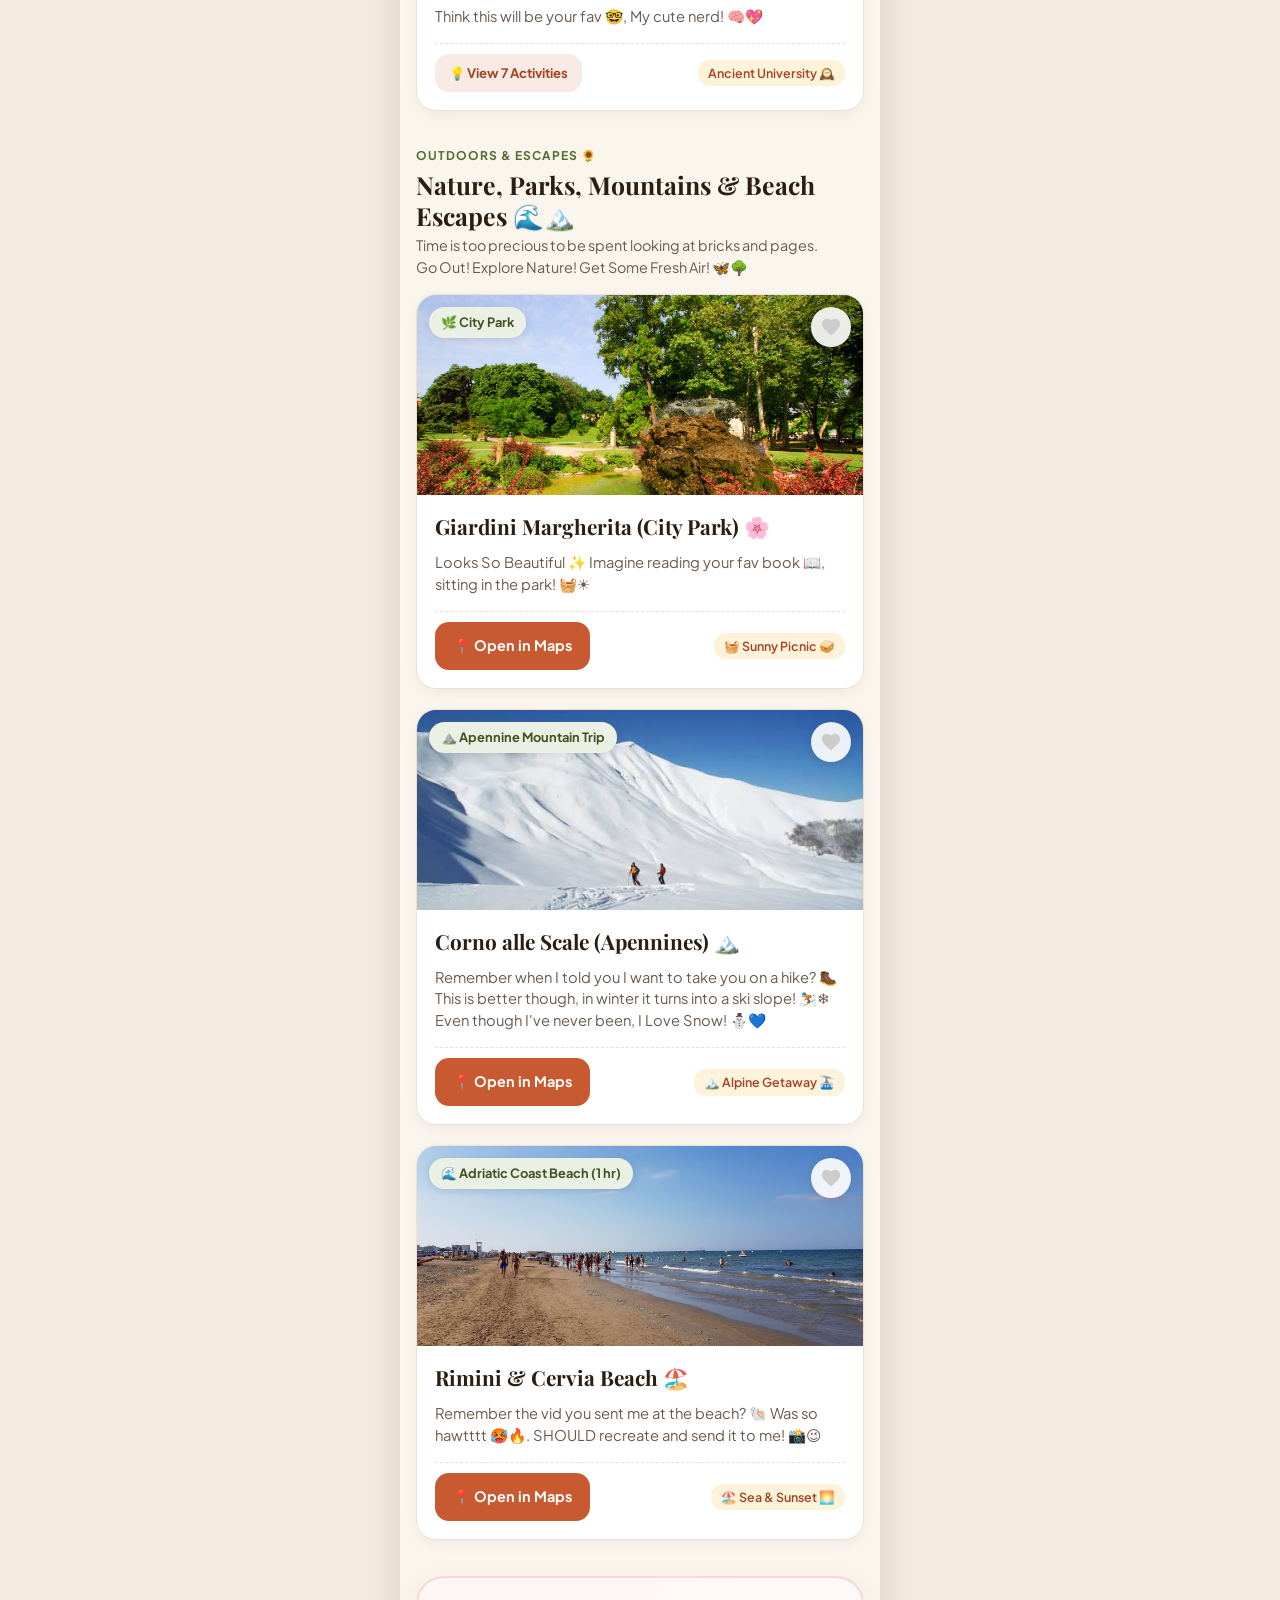
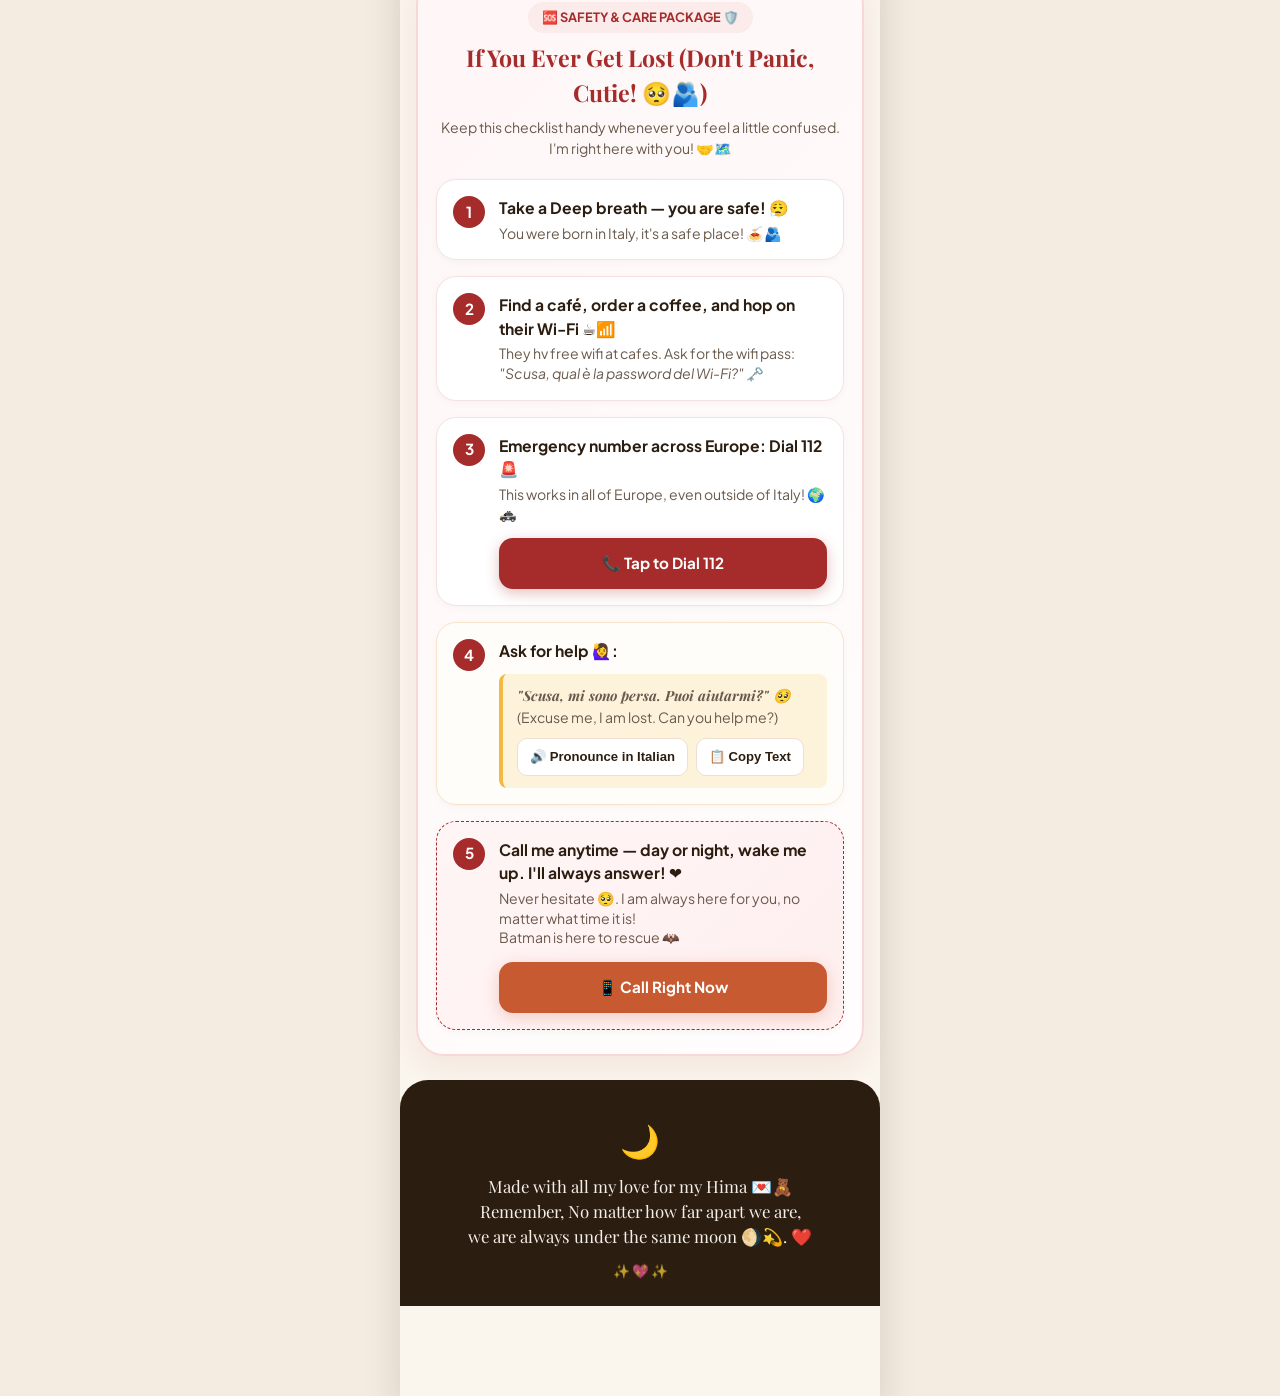
<file: arrival/index.html>
<!DOCTYPE html>
<html lang="en">
<head>
  <meta charset="UTF-8">
  <meta name="viewport" content="width=device-width, initial-scale=1.0, maximum-scale=1.0, user-scalable=no">
  <title>Benvenuta in Italia, My Manika! ❤️🤌</title>
  <meta name="description" content="A romantic travel companion web app for Hima in Bologna, Italy.">
  <meta name="theme-color" content="#C85A32">

  <!-- Google Fonts -->
  <link rel="preconnect" href="https://fonts.googleapis.com">
  <link rel="preconnect" href="https://fonts.gstatic.com" crossorigin>
  <link href="https://fonts.googleapis.com/css2?family=Caveat:wght@600;700&family=Playfair+Display:ital,wght@0,600;0,700;1,400&family=Plus+Jakarta+Sans:wght@400;500;600;700&display=swap" rel="stylesheet">

  <!-- Stylesheet -->
  <link rel="stylesheet" href="styles.css">
</head>
<body>

  <!-- Main Mobile App Shell -->
  <div class="app-container">

    <!-- Ambient Top Header Bar -->
    <div class="top-banner">
      <span class="moon-badge">🌙 Bologna, Italy 🍕 • 3 Months of Magic ✨</span>
    </div>

    <!-- 1. Hero / Welcome Section -->
    <header class="hero-section" id="hero">
      <div class="hero-badge">Amore Mio 💌🧸</div>
      <h1 class="hero-headline">Benvenuta in Italia, My Manika! 💙✨🍝</h1>
      <p class="hero-subheadline">
        Welcome Back to Bologna! 🏰 Here's your little guide I made for you, you prolly hv better guides but I'll leave this here just in case 🍃.
      </p>

      <!-- Polaroid Frame for hero-couple.jpg -->
      <div class="polaroid-wrapper">
        <div class="washi-tape"></div>
        <div class="polaroid-card">
          <div class="polaroid-image-container">
            <img id="polaroid-img" src="images/hero-couple.jpg" alt="Hima & Amore in Bologna" loading="eager">
          </div>
          <div class="polaroid-caption">
            <span>Last time You were in Italy 📍</span>
            <small>Back Under Italian Sun After 16 Years ☀️</small>
          </div>
        </div>
      </div>
    </header>

    <!-- Navigation Pills / Anchors -->
    <nav class="quick-nav" aria-label="Quick navigation">
      <a href="#food" class="nav-pill active"><span class="pill-icon">🍝</span> Food & Drinks</a>
      <a href="#sights" class="nav-pill"><span class="pill-icon">🏛️</span> Things to See</a>
      <a href="#nature" class="nav-pill"><span class="pill-icon">🌿</span> Outdoors</a>
      <a href="#lost" class="nav-pill lost-pill"><span class="pill-icon">🆘</span> If Lost</a>
    </nav>

    <main class="main-content">

      <!-- 2. Food & Drinks (La Grassa) Section -->
      <section class="guide-section" id="food">
        <div class="section-header">
          <span class="section-tag olive-tag">La Grassa 🧀 • Culinary Heart</span>
          <h2 class="section-title">Food & Drinks (Treat yourself, Hima! 🤤🥂)</h2>
          <p class="section-desc"> I know my cutie pie loves italian food. Eat lots of delicious foods in your stay 🍽️✨</p>
        </div>

        <div class="cards-stack">

          <!-- Pasta: Osteria dell'Orsa -->
          <article class="place-card" data-id="food-1">
            <div class="card-media">
              <span class="category-badge pasta-badge">🍝 Tagliatelle al Ragù</span>
              <button class="favorite-btn" aria-label="Save to wishlist" onclick="toggleFavorite('food-1')">
                <svg class="heart-icon" viewBox="0 0 24 24" width="22" height="22">
                  <path fill="currentColor" d="M12 21.35l-1.45-1.32C5.4 15.36 2 12.28 2 8.5 2 5.42 4.42 3 7.5 3c1.74 0 3.41.81 4.5 2.09C13.09 3.81 14.76 3 16.5 3 19.58 3 22 5.42 22 8.5c0 3.78-3.4 6.86-8.55 11.54L12 21.35z"/>
                </svg>
              </button>
              <img src="images/food-pasta.jpg" alt="Osteria dell'Orsa Tagliatelle" loading="lazy">
            </div>
            <div class="card-body">
              <h3 class="card-name">Osteria Da Fortunata - Bologna 🍷</h3>
              <p class="card-note">Famous for fresh, hand-rolled pasta, carbonara, cacio e pepe, and eggplant parmesan. My cutie loves Pasta ne! 🍝😋🤌</p>
              <div class="card-actions">
                <a href="https://share.google/ApdP1eEL0CRXygkzz" target="_blank" rel="noopener" class="action-btn primary-btn">
                  📍 Open in Maps
                </a>
                <span class="vibe-tag">✨ Must-try dish! 🤤</span>
              </div>
            </div>
          </article>

          <!-- Pizza: Bianco Farina -->
          <article class="place-card" data-id="food-2">
            <div class="card-media">
              <span class="category-badge pizza-badge">🍕 Neapolitan Pizza</span>
              <button class="favorite-btn" aria-label="Save to wishlist" onclick="toggleFavorite('food-2')">
                <svg class="heart-icon" viewBox="0 0 24 24" width="22" height="22">
                  <path fill="currentColor" d="M12 21.35l-1.45-1.32C5.4 15.36 2 12.28 2 8.5 2 5.42 4.42 3 7.5 3c1.74 0 3.41.81 4.5 2.09C13.09 3.81 14.76 3 16.5 3 19.58 3 22 5.42 22 8.5c0 3.78-3.4 6.86-8.55 11.54L12 21.35z"/>
                </svg>
              </button>
              <img src="images/food-pizza.jpg" alt="Bianco Farina Pizza" loading="lazy">
            </div>
            <div class="card-body">
              <h3 class="card-name">Bianco Farina 🍅</h3>
              <p class="card-note">Authentic Neapolitan-style pizza! Fluffy wood-fired crusts, rich tomato sauce, and fresh mozzarella. It's prolly better than Vito's, give me a rating later! 👀📝</p>
              <div class="card-actions">
                <a href="https://maps.google.com/?q=Bianco+Farina+Bologna" target="_blank" rel="noopener" class="action-btn primary-btn">
                  📍 Open in Maps
                </a>
                <span class="vibe-tag">🔥 Cheesy Perfection 🧀</span>
              </div>
            </div>
          </article>

          <!-- Gelato: Cremeria Santo Stefano -->
          <article class="place-card" data-id="food-3">
            <div class="card-media">
              <span class="category-badge gelato-badge">🍦 Artisan Gelato</span>
              <button class="favorite-btn" aria-label="Save to wishlist" onclick="toggleFavorite('food-3')">
                <svg class="heart-icon" viewBox="0 0 24 24" width="22" height="22">
                  <path fill="currentColor" d="M12 21.35l-1.45-1.32C5.4 15.36 2 12.28 2 8.5 2 5.42 4.42 3 7.5 3c1.74 0 3.41.81 4.5 2.09C13.09 3.81 14.76 3 16.5 3 19.58 3 22 5.42 22 8.5c0 3.78-3.4 6.86-8.55 11.54L12 21.35z"/>
                </svg>
              </button>
              <img src="images/food-gelato.jpg" alt="Cremeria Santo Stefano Gelato" loading="lazy">
            </div>
            <div class="card-body">
              <h3 class="card-name">Cremeria Santo Stefano 🍨</h3>
              <p class="card-note">I hv never had gelato before, heard its better than ice cream ne 🥺 They hv dark chocolate and pistachio. I think you'll luv it! 🍫💚</p>
              <div class="card-actions">
                <a href="https://maps.google.com/?q=Cremeria+Santo+Stefano+Bologna" target="_blank" rel="noopener" class="action-btn primary-btn">
                  📍 Open in Maps
                </a>
                <span class="vibe-tag">💖 Pure Happiness ✨</span>
              </div>
            </div>
          </article>

          <!-- Coffee: Caffè Terzi -->
          <article class="place-card" data-id="food-4">
            <div class="card-media">
              <span class="category-badge coffee-badge">☕ Italian Espresso</span>
              <button class="favorite-btn" aria-label="Save to wishlist" onclick="toggleFavorite('food-4')">
                <svg class="heart-icon" viewBox="0 0 24 24" width="22" height="22">
                  <path fill="currentColor" d="M12 21.35l-1.45-1.32C5.4 15.36 2 12.28 2 8.5 2 5.42 4.42 3 7.5 3c1.74 0 3.41.81 4.5 2.09C13.09 3.81 14.76 3 16.5 3 19.58 3 22 5.42 22 8.5c0 3.78-3.4 6.86-8.55 11.54L12 21.35z"/>
                </svg>
              </button>
              <img src="images/food-coffee.jpg" alt="Caffè Terzi Espresso" loading="lazy">
            </div>
            <div class="card-body">
              <h3 class="card-name">Caffè Terzi 🥐</h3>
              <p class="card-note">My cutie needs her morning coffee 🥱☕ They'll prolly do good tiramisu too, can drink matcha also ne! 🍵🌿</p>
              <div class="card-actions">
                <a href="https://maps.google.com/?q=Caffè+Terzi+Bologna" target="_blank" rel="noopener" class="action-btn primary-btn">
                  📍 Open in Maps
                </a>
                <span class="vibe-tag">☕ Morning Ritual ☀️</span>
              </div>
            </div>
          </article>

        </div>
      </section>

      <!-- 3. Things to See & Historic Spots -->
      <section class="guide-section" id="sights">
        <div class="section-header">
          <span class="section-tag">La Dotta 🎓 & La Turrita 🗼 • History</span>
          <h2 class="section-title">Things to See & Historic Spots 📸</h2>
          <p class="section-desc">Italy has a ton of history, </br>
julies ceaser, remeo n juliet unlike us. </br>
pretty romantic city</p>
        </div>

        <div class="cards-stack">

          <!-- Attraction 1: Piazza Maggiore -->
          <article class="place-card interactive-card" onclick="openActivityModal('piazza-maggiore')">
            <div class="card-media">
              <span class="category-badge count-badge">✨ 164 Activities</span>
              <img src="images/attraction-piazza-maggiore.jpg" alt="Piazza Maggiore" loading="lazy">
            </div>
            <div class="card-body">
              <div class="card-title-row">
                <h3 class="card-name">Piazza Maggiore ⛲</h3>
                <span class="tap-hint">Tap for activities ➔</span>
              </div>
              <p class="card-note">The central square. It's a cool looking old building 🏛️. I've seen you repost something like this before! 👀📱</p>
              <div class="card-actions">
                <span class="action-btn secondary-btn small-btn">
                  💡 View 164 Activities
                </span>
                <span class="vibe-tag">Heart of Bologna ❤️</span>
              </div>
            </div>
          </article>

          <!-- Attraction 2: The Two Towers -->
          <article class="place-card interactive-card" onclick="openActivityModal('two-towers')">
            <div class="card-media">
              <span class="category-badge count-badge">🗼 110 Activities</span>
              <img src="images/attraction-two-towers.jpg" alt="The Two Towers" loading="lazy">
            </div>
            <div class="card-body">
              <div class="card-title-row">
                <h3 class="card-name">The Two Towers (Asinelli & Garisenda)</h3>
                <span class="tap-hint">Tap for activities ➔</span>
              </div>
              <p class="card-note">Two towers 🗼, Like Us 👩‍❤️‍👨. One Shorter... Like you! 🤭🤏❤️</p>
              <div class="card-actions">
                <span class="action-btn secondary-btn small-btn">
                  💡 View 110 Activities
                </span>
                <span class="vibe-tag">Iconic Landmark 📍</span>
              </div>
            </div>
          </article>

          <!-- Attraction 3: Basilica di San Petronio -->
          <article class="place-card interactive-card" onclick="openActivityModal('san-petronio')">
            <div class="card-media">
              <span class="category-badge count-badge">⛪ 61 Activities</span>
              <img src="images/attraction-san-petronio.jpg" alt="Basilica di San Petronio" loading="lazy">
            </div>
            <div class="card-body">
              <div class="card-title-row">
                <h3 class="card-name">Basilica di San Petronio 🕊️</h3>
                <span class="tap-hint">Tap for activities ➔</span>
              </div>
              <p class="card-note">One of the oldest basilicas in the world. Has some cool arts 🎨, looks kinda peaceful 🧘‍♀️. Also beautiful! ✨</p>
              <div class="card-actions">
                <span class="action-btn secondary-btn small-btn">
                  💡 View 61 Activities
                </span>
                <span class="vibe-tag">Historic Basilica 🕯️</span>
              </div>
            </div>
          </article>

          <!-- Attraction 4: Sanctuary of San Luca -->
          <article class="place-card interactive-card" onclick="openActivityModal('san-luca')">
            <div class="card-media">
              <span class="category-badge count-badge">🌅 26 Activities</span>
              <img src="images/attraction-san-luca.jpg" alt="Sanctuary of San Luca" loading="lazy">
            </div>
            <div class="card-body">
              <div class="card-title-row">
                <h3 class="card-name">Sanctuary of Madonna di San Luca ⛰️</h3>
                <span class="tap-hint">Tap for activities ➔</span>
              </div>
              <p class="card-note">Another church ⛪, don't hv anything cool ne, just old buildings 🧱. This one you need to climb a mountain for! 🏃‍♀️💨</p>
              <div class="card-actions">
                <span class="action-btn secondary-btn small-btn">
                  💡 View 26 Activities
                </span>
                <span class="vibe-tag">Panoramic Walk 🌄</span>
              </div>
            </div>
          </article>

          <!-- Attraction 5: Teatro Anatomico -->
          <article class="place-card interactive-card" onclick="openActivityModal('teatro-anatomico')">
            <div class="card-media">
              <span class="category-badge count-badge">🏛️ 7 Activities</span>
              <img src="images/attraction-teatro-anatomico.jpg" alt="Teatro Anatomico" loading="lazy">
            </div>
            <div class="card-body">
              <div class="card-title-row">
                <h3 class="card-name">Teatro Anatomico / Archiginnasio 📚</h3>
                <span class="tap-hint">Tap for activities ➔</span>
              </div>
              <p class="card-note">Think this will be your fav 🤓, My cute nerd! 🧠💖</p>
              <div class="card-actions">
                <span class="action-btn secondary-btn small-btn">
                  💡 View 7 Activities
                </span>
                <span class="vibe-tag">Ancient University 🕰️</span>
              </div>
            </div>
          </article>

        </div>
      </section>

      <!-- 4. Nature, Parks, Mountains & Beach Escapes Section -->
      <section class="guide-section" id="nature">
        <div class="section-header">
          <span class="section-tag olive-tag">Outdoors & Escapes 🌻</span>
          <h2 class="section-title">Nature, Parks, Mountains & Beach Escapes 🌊🏔️</h2>
          <p class="section-desc">Time is too precious to be spent looking at bricks and pages. </br>
Go Out! Explore Nature! Get Some Fresh Air! 🦋🌳</p>
        </div>

        <div class="cards-stack">

          <!-- Giardini Margherita -->
          <article class="place-card" data-id="nat-1">
            <div class="card-media">
              <span class="category-badge olive-badge">🌿 City Park</span>
              <button class="favorite-btn" aria-label="Save to wishlist" onclick="toggleFavorite('nat-1')">
                <svg class="heart-icon" viewBox="0 0 24 24" width="22" height="22">
                  <path fill="currentColor" d="M12 21.35l-1.45-1.32C5.4 15.36 2 12.28 2 8.5 2 5.42 4.42 3 7.5 3c1.74 0 3.41.81 4.5 2.09C13.09 3.81 14.76 3 16.5 3 19.58 3 22 5.42 22 8.5c0 3.78-3.4 6.86-8.55 11.54L12 21.35z"/>
                </svg>
              </button>
              <img src="images/nature-giardini-margherita.jpg" alt="Giardini Margherita Park" loading="lazy">
            </div>
            <div class="card-body">
              <h3 class="card-name">Giardini Margherita (City Park) 🌸</h3>
              <p class="card-note">Looks So Beautiful ✨ Imagine reading your fav book 📖, sitting in the park! 🧺☀️</p>
              <div class="card-actions">
                <a href="https://maps.google.com/?q=Giardini+Margherita+Bologna" target="_blank" rel="noopener" class="action-btn primary-btn">
                  📍 Open in Maps
                </a>
                <span class="vibe-tag">🧺 Sunny Picnic 🥪</span>
              </div>
            </div>
          </article>

          <!-- Corno alle Scale -->
          <article class="place-card" data-id="nat-4">
            <div class="card-media">
              <span class="category-badge olive-badge">⛰️ Apennine Mountain Trip</span>
              <button class="favorite-btn" aria-label="Save to wishlist" onclick="toggleFavorite('nat-4')">
                <svg class="heart-icon" viewBox="0 0 24 24" width="22" height="22">
                  <path fill="currentColor" d="M12 21.35l-1.45-1.32C5.4 15.36 2 12.28 2 8.5 2 5.42 4.42 3 7.5 3c1.74 0 3.41.81 4.5 2.09C13.09 3.81 14.76 3 16.5 3 19.58 3 22 5.42 22 8.5c0 3.78-3.4 6.86-8.55 11.54L12 21.35z"/>
                </svg>
              </button>
              <img src="images/nature-mountains.jpg" alt="Corno alle Scale Mountain" loading="lazy">
            </div>
            <div class="card-body">
              <h3 class="card-name">Corno alle Scale (Apennines) 🏔️</h3>
              <p class="card-note">Remember when I told you I want to take you on a hike? 🥾 This is better though, in winter it turns into a ski slope! ⛷️❄️ Even though I've never been, I Love Snow! ⛄💙</p>
              <div class="card-actions">
                <a href="https://maps.google.com/?q=Corno+alle+Scale" target="_blank" rel="noopener" class="action-btn primary-btn">
                  📍 Open in Maps
                </a>
                <span class="vibe-tag">🏔️ Alpine Getaway 🚠</span>
              </div>
            </div>
          </article>

          <!-- Rimini / Beach Escapes -->
          <article class="place-card" data-id="nat-5">
            <div class="card-media">
              <span class="category-badge olive-badge">🌊 Adriatic Coast Beach (1 hr)</span>
              <button class="favorite-btn" aria-label="Save to wishlist" onclick="toggleFavorite('nat-5')">
                <svg class="heart-icon" viewBox="0 0 24 24" width="22" height="22">
                  <path fill="currentColor" d="M12 21.35l-1.45-1.32C5.4 15.36 2 12.28 2 8.5 2 5.42 4.42 3 7.5 3c1.74 0 3.41.81 4.5 2.09C13.09 3.81 14.76 3 16.5 3 19.58 3 22 5.42 22 8.5c0 3.78-3.4 6.86-8.55 11.54L12 21.35z"/>
                </svg>
              </button>
              <img src="images/nature-beach-rimini.jpg" alt="Rimini Beach Adriatic Coast" loading="lazy">
            </div>
            <div class="card-body">
              <h3 class="card-name">Rimini & Cervia Beach 🏖️</h3>
              <p class="card-note">Remember the vid you sent me at the beach? 🐚 Was so hawtttt 🥵🔥. SHOULD recreate and send it to me! 📸😉</p>
              <div class="card-actions">
                <a href="https://maps.google.com/?q=Rimini+Spiaggia" target="_blank" rel="noopener" class="action-btn primary-btn">
                  📍 Open in Maps
                </a>
                <span class="vibe-tag">🏖️ Sea & Sunset 🌅</span>
              </div>
            </div>
          </article>

        </div>
      </section>

      <!-- 5. "If You're Ever Lost" Section -->
      <section class="guide-section lost-section" id="lost">
        <div class="lost-card-header">
          <div class="lost-badge">🆘 Safety & Care Package 🛡️</div>
          <h2 class="lost-title">If You Ever Get Lost (Don't Panic, Cutie! 🥺🫂)</h2>
          <p class="lost-subtitle">Keep this checklist handy whenever you feel a little confused. I'm right here with you! 🤝🗺️</p>
        </div>

        <ol class="lost-checklist">
          <!-- Item 1 -->
          <li class="checklist-item">
            <span class="step-num">1</span>
            <div class="step-content">
              <strong>Take a Deep breath — you are safe! 😮‍💨</strong>
              <p>You were born in Italy, it's a safe place! 🍝🫂</p>
            </div>
          </li>

          <!-- Item 2 -->
          <li class="checklist-item">
            <span class="step-num">2</span>
            <div class="step-content">
              <strong>Find a café, order a coffee, and hop on their Wi-Fi ☕📶</strong>
              <p>They hv free wifi at cafes. Ask for the wifi pass: <em>"Scusa, qual è la password del Wi-Fi?"</em> 🗝️</p>
            </div>
          </li>

          <!-- Item 3 -->
          <li class="checklist-item emergency-item">
            <span class="step-num">3</span>
            <div class="step-content">
              <strong>Emergency number across Europe: Dial 112 🚨</strong>
              <p>This works in all of Europe, even outside of Italy! 🌍🚓</p>
              <a href="tel:112" class="emergency-call-btn">
                📞 Tap to Dial 112
              </a>
            </div>
          </li>

          <!-- Item 4 -->
          <li class="checklist-item italian-phrase-item">
            <span class="step-num">4</span>
            <div class="step-content">
              <strong>Ask for help 🙋‍♀️:</strong>
              <div class="phrase-box">
                <p class="italian-text" id="italian-phrase">"Scusa, mi sono persa. Puoi aiutarmi?" 🥺</p>
                <p class="translation-text">(Excuse me, I am lost. Can you help me?)</p>
                
                <div class="phrase-actions">
                  <button class="phrase-btn" onclick="speakItalianPhrase()" id="tts-btn" aria-label="Listen to Italian phrase audio">
                    🔊 Pronounce in Italian
                  </button>
                  <button class="phrase-btn" onclick="copyItalianPhrase()" id="copy-btn" aria-label="Copy Italian phrase to clipboard">
                    📋 Copy Text
                  </button>
                </div>
              </div>
            </div>
          </li>

          <!-- Item 5 -->
          <li class="checklist-item call-me-item">
            <span class="step-num">5</span>
            <div class="step-content">
              <strong>Call me anytime — day or night, wake me up. I'll always answer! ❤️</strong>
              <p>Never hesitate 🥺. I am always here for you, no matter what time it is! </br>
Batman is here to rescue 🦇 </p>
              <div class="call-me-actions">
                <a href="tel:+94787133847" id="call-me-link" class="call-me-btn">
                  📱 Call Right Now
                </a>
              </div>
            </div>
          </li>
        </ol>
      </section>

    </main>

    <!-- 6. Romantic Footer -->
    <footer class="romantic-footer">
      <div class="footer-moon-icon">🌙</div>
      <p class="footer-text">
        Made with all my love for my Hima 💌🧸<br>
        Remember, No matter how far apart we are, </br> we are always under the same moon 🌖💫. ❤️
      </p>
      <div class="footer-hearts">✨ 💖 ✨</div>
    </footer>

    <!-- Bottom Sticky Mobile Quick Navigation -->
    <nav class="sticky-bottom-nav" aria-label="Mobile quick actions">
      <a href="#food" class="sticky-nav-item">
        <span class="icon">🍝</span>
        <span class="label">Food</span>
      </a>
      <a href="#sights" class="sticky-nav-item">
        <span class="icon">🏛️</span>
        <span class="label">Sights</span>
      </a>
      <a href="#nature" class="sticky-nav-item">
        <span class="icon">🌿</span>
        <span class="label">Outdoors</span>
      </a>
      <a href="#lost" class="sticky-nav-item lost-highlight">
        <span class="icon">🆘</span>
        <span class="label">If Lost</span>
      </a>
    </nav>

  </div>

  <!-- Slide-up Mobile Bottom Drawer / Modal for Attractions Activities -->
  <div class="modal-backdrop" id="modal-backdrop" onclick="closeActivityModal()"></div>
  <div class="modal-sheet" id="modal-sheet">
    <div class="modal-handle"></div>
    <button class="modal-close-btn" onclick="closeActivityModal()" aria-label="Close modal">✕</button>

    <div class="modal-header">
      <span class="category-badge count-badge" id="modal-count-badge">Activities ✨</span>
      <h3 class="modal-title" id="modal-title">Attraction Title</h3>
    </div>

    <div class="modal-body">
      <p class="modal-intro" id="modal-intro"></p>
      <div class="activities-wrapper">
        <h4 class="activities-heading">💡 Curated Things to Do:</h4>
        <ul class="activities-list" id="modal-activities-list">
          <!-- Populated dynamically via script.js -->
        </ul>
      </div>
      <a href="#" id="modal-maps-link" target="_blank" rel="noopener" class="action-btn primary-btn full-width-btn">
        📍 Open Location in Google Maps
      </a>
    </div>
  </div>

  <script src="script.js"></script>
</body>
</html>
</file>
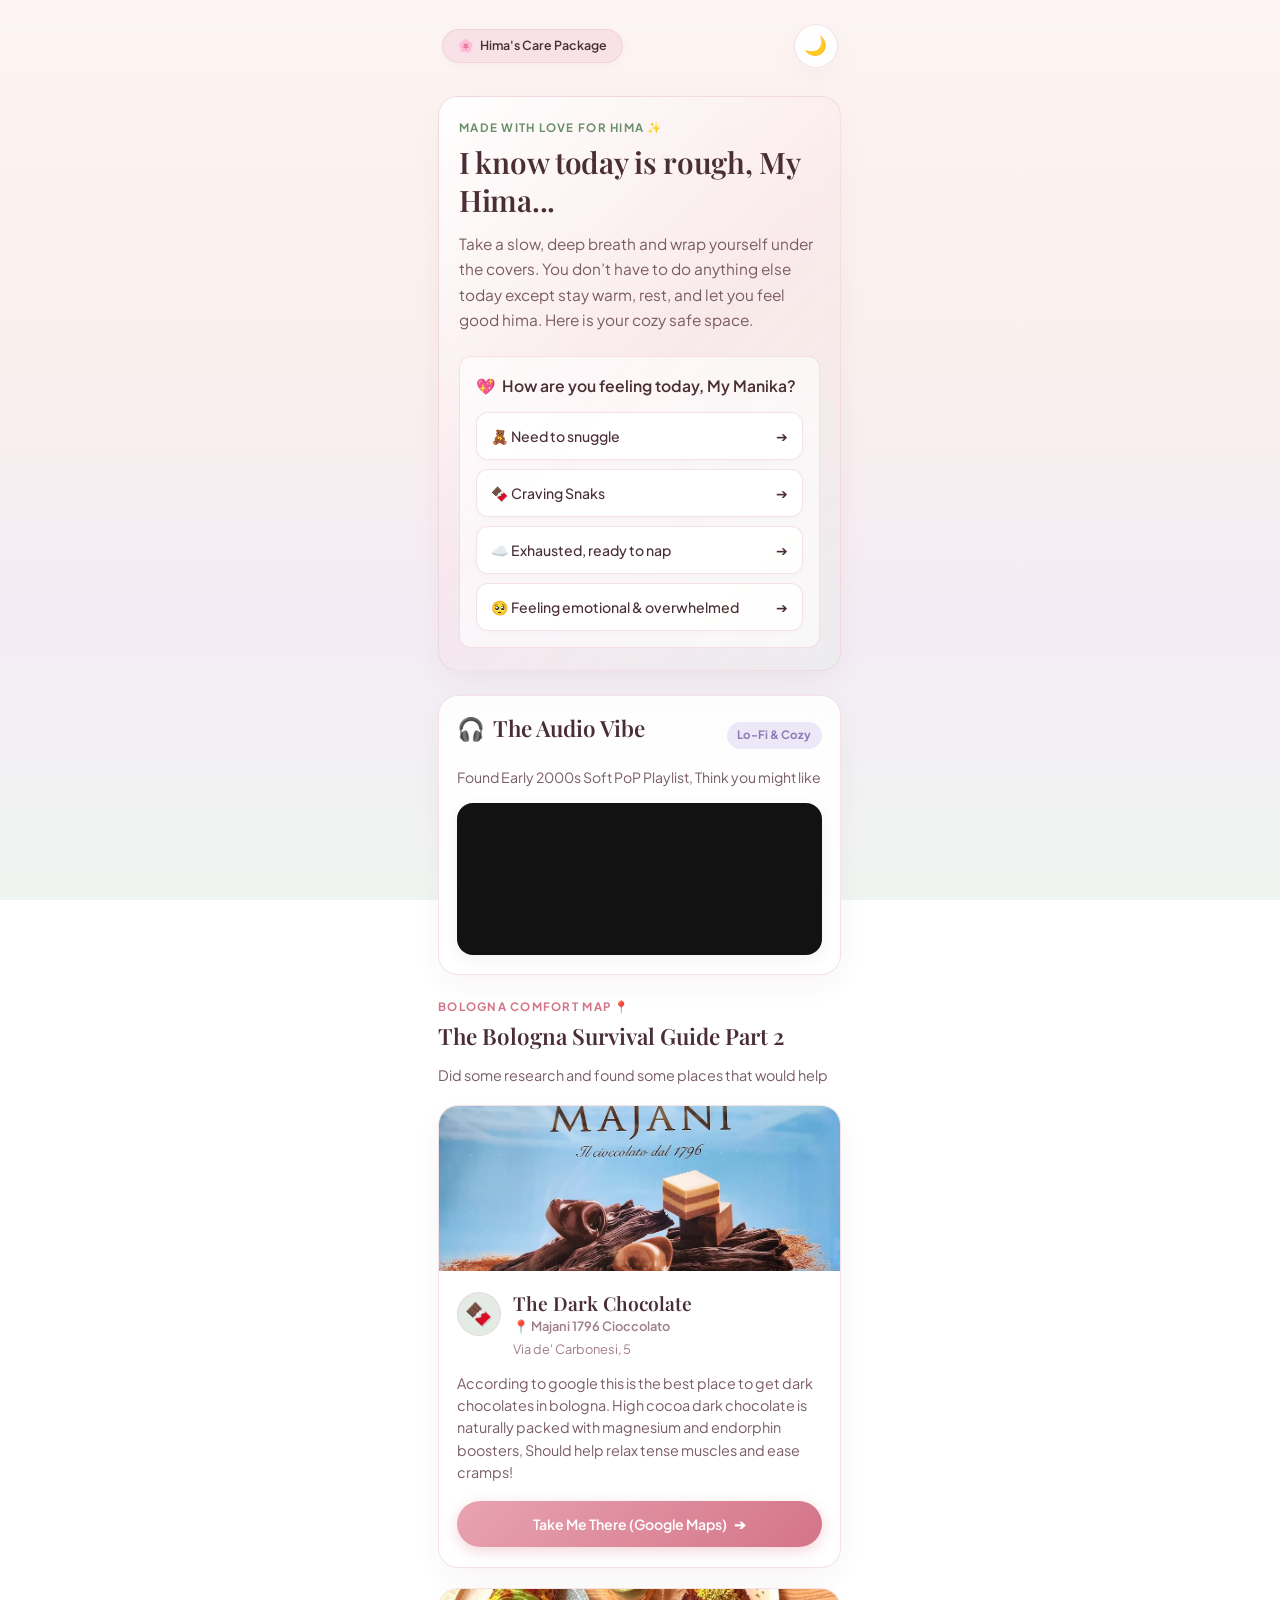
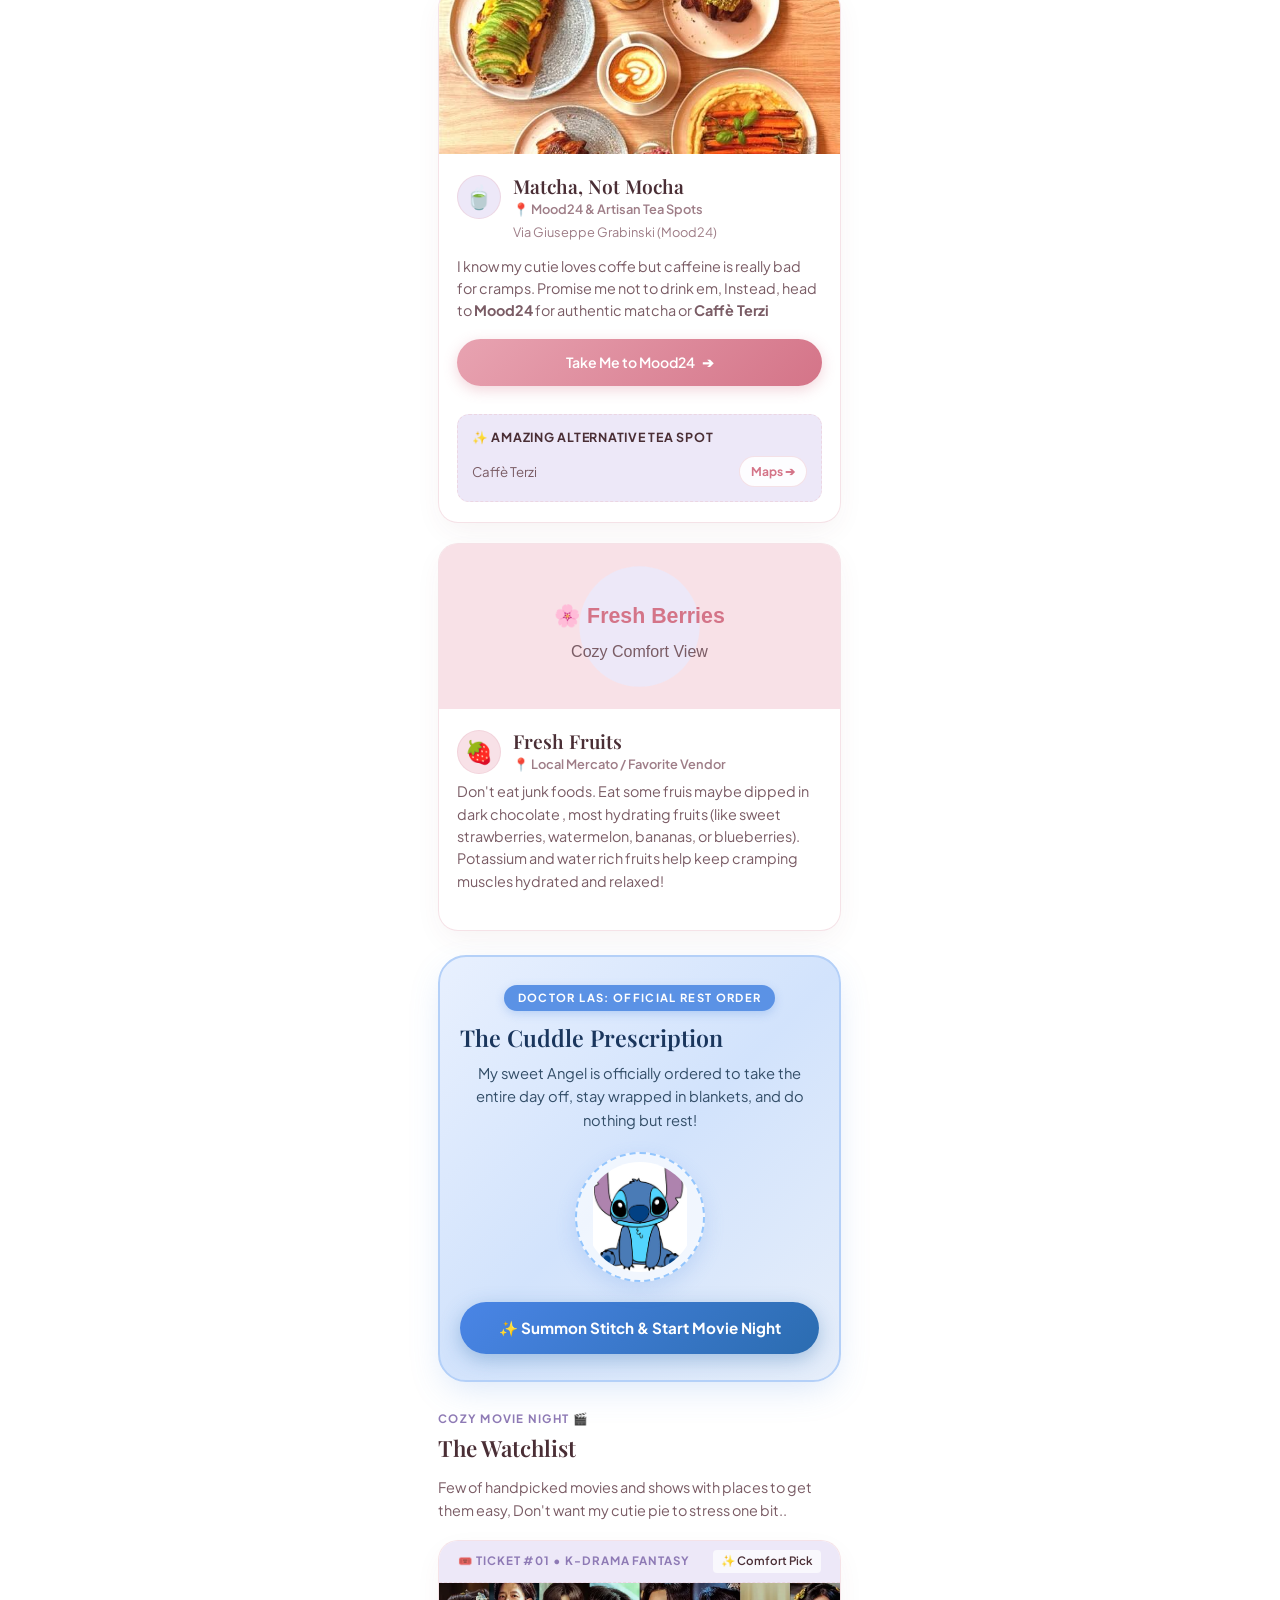
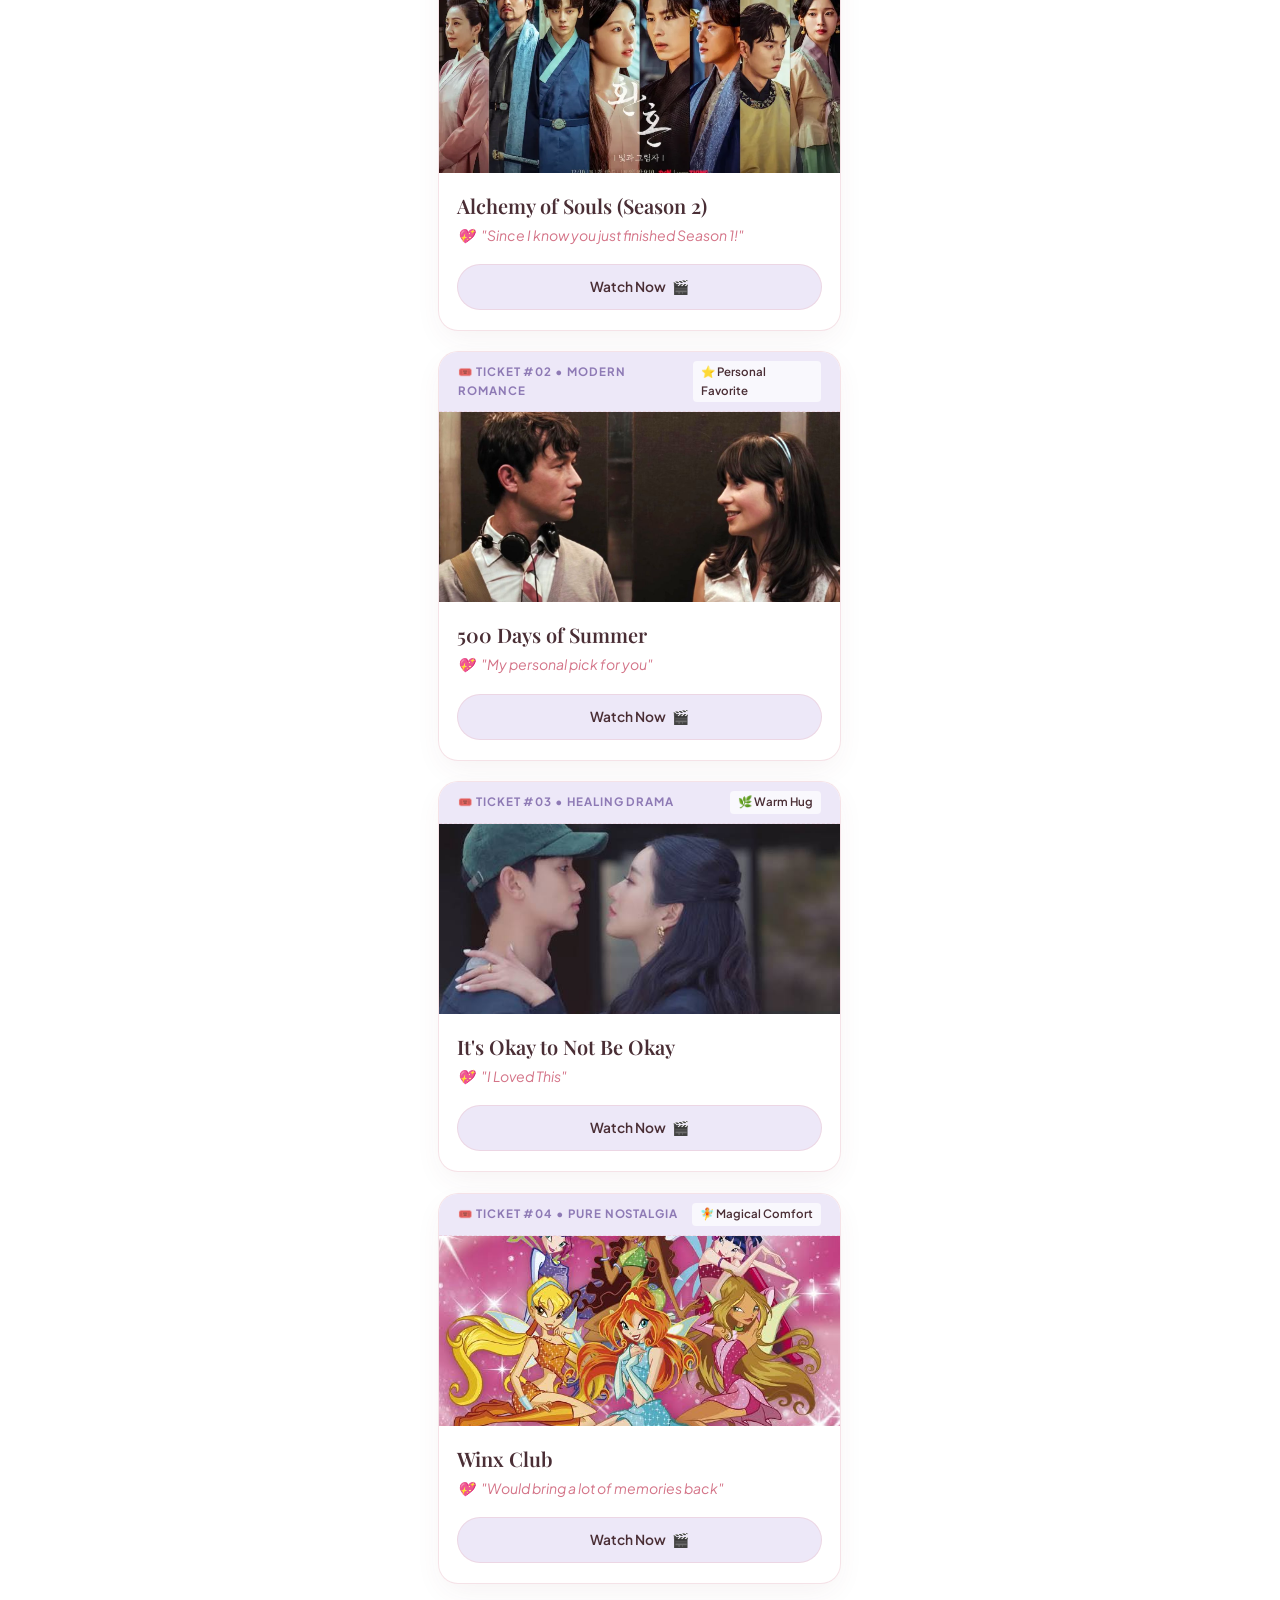
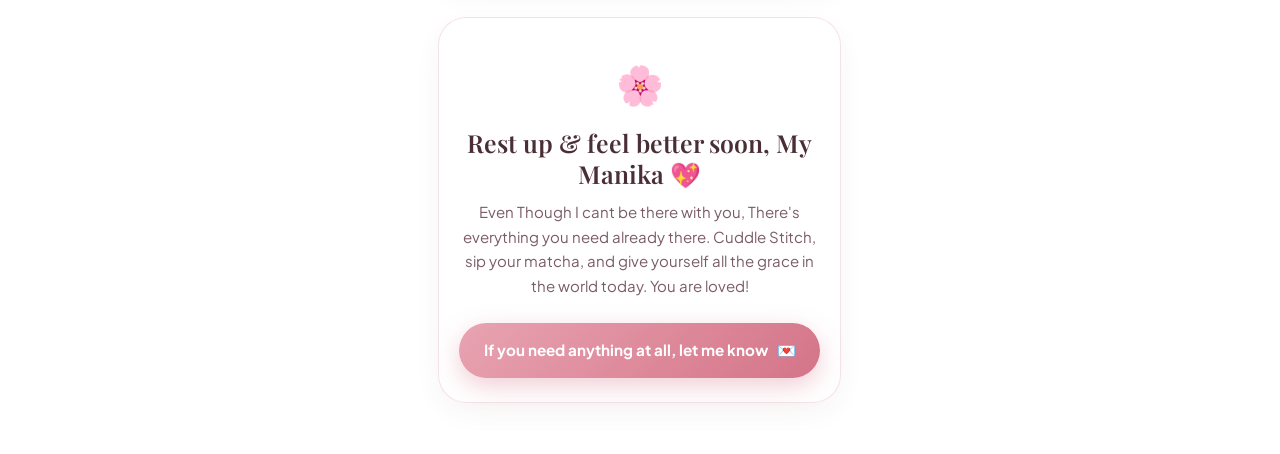
<file: shark/index.html>
<!DOCTYPE html>
<html lang="en">
<head>
  <meta charset="UTF-8">
  <meta name="viewport" content="width=device-width, initial-scale=1.0, maximum-scale=5.0, viewport-fit=cover">
  <title>Cozy Care Package for Hima 🌸</title>
  
  <!-- Google Fonts: Warm Serif for headings, Soft Sans-serif for body -->
  <link rel="preconnect" href="https://fonts.googleapis.com">
  <link rel="preconnect" href="https://fonts.gstatic.com" crossorigin>
  <link href="https://fonts.googleapis.com/css2?family=Playfair+Display:ital,wght@0,500;0,600;0,700;1,400&family=Plus+Jakarta+Sans:wght@400;500;600;700&display=swap" rel="stylesheet">
  
  <!-- External stylesheet -->
  <link rel="stylesheet" href="styles.css">
</head>
<body>

  <div class="app-container">

    <!-- Top Control Header: Care Badge & Bedtime Toggle -->
    <header class="top-bar">
      <div class="care-badge">
        <span class="badge-icon">🌸</span> Hima's Care Package
      </div>
      <button class="night-toggle-btn" id="night-toggle" aria-label="Toggle Bedtime Mode" title="Toggle Bedtime Mode">
        🌙
      </button>
    </header>

    <!-- 1. HERO SECTION ("THE CHECK-IN") -->
    <section class="card hero-card fade-in">
      <span class="section-tag sage-tag">Made With Love For Hima ✨</span>
      <h1 class="hero-title">I know today is rough, My Hima...</h1>
      <p class="hero-description">
        Take a slow, deep breath and wrap yourself under the covers. You don’t have to do anything else today except stay warm, rest, and let you feel good hima. Here is your cozy safe space.
      </p>

      <!-- Interactive Check-In for Hima -->
      <div class="checkin-box">
        <div class="checkin-question">
          <span class="pulse-heart">💖</span> How are you feeling today, My Manika?
        </div>
        <div class="mood-options-grid">
          <button class="mood-btn" data-mood="crampy">
            <span>🧸 Need to snuggle</span>
            <span class="arrow">➔</span>
          </button>
          <button class="mood-btn" data-mood="treats">
            <span>🍫 Craving Snaks</span>
            <span class="arrow">➔</span>
          </button>
          <button class="mood-btn" data-mood="tired">
            <span>☁️ Exhausted, ready to nap</span>
            <span class="arrow">➔</span>
          </button>
          <button class="mood-btn" data-mood="emotional">
            <span>🥺 Feeling emotional & overwhelmed</span>
            <span class="arrow">➔</span>
          </button>
        </div>
        <div class="mood-feedback-box" id="mood-feedback"></div>
      </div>
    </section>

    <!-- 2. THE AUDIO VIBE (SPOTIFY PLAYLIST) -->
    <section class="card spotify-card fade-in">
      <div class="card-header-flex">
        <h2 class="card-title">
          <span>🎧</span> The Audio Vibe
        </h2>
        <span class="badge-pill lavender-badge">Lo-Fi & Cozy</span>
      </div>
      <p class="card-subtitle">
    Found Early 2000s Soft PoP Playlist, Think you might like
      </p>
      
      <div class="spotify-embed-wrapper">
        <iframe 
          src="https://open.spotify.com/embed/playlist/37i9dQZF1DX4UZCW3u80le?utm_source=generator&theme=0&si=8197bb975c0f4a6c" 
          width="100%" 
          height="152" 
          allowfullscreen="" 
          allow="autoplay; clipboard-write; encrypted-media; fullscreen; picture-in-picture" 
          loading="lazy">
        </iframe>
      </div>
    </section>

    <!-- 3. THE BOLOGNA SURVIVAL GUIDE (LOCAL TIPS WITH CARD IMAGES) -->
    <section class="bologna-guide-section fade-in">
      <div class="guide-header">
        <span class="section-tag pink-tag">Bologna Comfort Map 📍</span>
        <h2>The Bologna Survival Guide Part 2</h2>
        <p class="guide-intro">Did some research and found some places that would help</p>
      </div>

      <!-- Card 1: Dark Chocolate Fix -->
      <div class="treat-card fade-in">
        <div class="card-image-wrapper">
          <img src="choco.jpg" alt="Majani Chocolate" class="card-top-img" loading="lazy">
        </div>
        <div class="treat-card-content">
          <div class="treat-header">
            <div class="treat-icon sage-bg">🍫</div>
            <div>
              <h3 class="treat-title">The Dark Chocolate</h3>
              <div class="treat-address">📍 Majani 1796 Cioccolato</div>
            </div>
          </div>
          <div class="treat-subaddress">Via de' Carbonesi, 5</div>
          <p class="treat-text">
            According to google this is the best place to get dark chocolates in bologna. High cocoa dark chocolate is naturally packed with magnesium and endorphin boosters, Should help relax tense muscles and ease cramps!
          </p>
          <a href="https://maps.google.com/?cid=6425660389481389667" target="_blank" rel="noopener noreferrer" class="btn-maps">
            <span>Take Me There (Google Maps)</span> ➔
          </a>
        </div>
      </div>

      <!-- Card 2: Matcha, Not Mocha -->
      <div class="treat-card fade-in">
        <div class="card-image-wrapper">
          <img src="caffe.jpg" alt="Caffe Terzi" class="card-top-img" loading="lazy">
        </div>
        <div class="treat-card-content">
          <div class="treat-header">
            <div class="treat-icon lavender-bg">🍵</div>
            <div>
              <h3 class="treat-title">Matcha, Not Mocha</h3>
              <div class="treat-address">📍 Mood24 & Artisan Tea Spots</div>
            </div>
          </div>
          <div class="treat-subaddress">Via Giuseppe Grabinski (Mood24)</div>
          <p class="treat-text">
            I know my cutie loves coffe but caffeine is really bad for cramps. Promise me not to drink em, Instead, head to <strong>Mood24</strong> for authentic matcha or <strong>Caffè Terzi</strong>
          </p>
          <a href="https://maps.google.com/?cid=10355191014907962690" target="_blank" rel="noopener noreferrer" class="btn-maps" style="margin-bottom: 0.85rem;">
            <span>Take Me to Mood24</span> ➔
          </a>

          <!-- Alternative Tea Spot -->
          <div class="alt-spot-box">
            <div class="alt-spot-heading">✨ Amazing Alternative Tea Spot</div>
            <div class="alt-spot-item">
              <span>Caffè Terzi</span>
              <a href="https://maps.google.com/?cid=5615151256565668595" target="_blank" rel="noopener noreferrer" class="btn-alt-map">Maps ➔</a>
            </div>
          </div>
        </div>
      </div>

      <!-- Card 3: Fresh Fruit Bounty -->
      <div class="treat-card fade-in">
        <div class="card-image-wrapper">
          <img src="https://images.unsplash.com/photo-1610832958506-aa56368176cf?auto=format&fit=crop&w=400&q=80" alt="Fresh Berries" class="card-top-img" loading="lazy">
        </div>
        <div class="treat-card-content">
          <div class="treat-header">
            <div class="treat-icon pink-bg">🍓</div>
            <div>
              <h3 class="treat-title">Fresh Fruits</h3>
              <div class="treat-address">📍 Local Mercato / Favorite Vendor</div>
            </div>
          </div>
          <p class="treat-text">
            Don't eat junk foods. Eat some fruis maybe dipped in dark chocolate , most hydrating fruits (like sweet strawberries, watermelon, bananas, or blueberries). Potassium and water rich fruits help keep cramping muscles hydrated and relaxed!
          </p>
        </div>
      </div>
    </section>

    <!-- 4. THE CUDDLE PRESCRIPTION & INTERACTIVE STITCH (LIGHTWEIGHT & PERFORMANT) -->
    <section class="cuddle-banner-section fade-in" id="stitch-section">
      <div class="rx-badge">Doctor Las: Official Rest Order</div>
      <h2 class="cuddle-title">The Cuddle Prescription</h2>
      <p class="cuddle-desc">
        My sweet Angel is officially ordered to take the entire day off, stay wrapped in blankets, and do nothing but rest!
      </p>

      <!-- Centered Stitch Image -->
      <div class="stitch-image-container">
        <img 
          src="Stich.jpg" 
          alt="Cute Stitch wrapped in blanket" 
          id="stitch-img" 
          class="stitch-image"
          title="Tap Stitch for movie night!"
        />
      </div>

      <button class="btn-stitch-pill" id="stitch-btn">
        <span>✨ Summon Stitch & Start Movie Night</span>
      </button>
    </section>

    <!-- 5. THE WATCHLIST (DIGITAL MOVIE TICKETS WITH SHOW POSTERS) -->
    <section class="watchlist-section fade-in" id="watchlist-section">
      <div class="watchlist-header">
        <span class="section-tag lavender-tag">Cozy Movie Night 🎬</span>
        <h2>The Watchlist</h2>
        <p class="watchlist-intro">Few of handpicked movies and shows with places to get them easy, Don't want my cutie pie to stress one bit..</p>
      </div>

      <!-- Ticket 1 -->
      <div class="polaroid-ticket fade-in">
        <div class="ticket-header-bar">
          <span class="ticket-category">🎟️ Ticket #01 • K-Drama Fantasy</span>
          <span class="ticket-star-badge">✨ Comfort Pick</span>
        </div>
        <div class="poster-image-wrapper">
          <img src="as.jpg" alt="Alchemy of Souls" class="movie-poster-img" loading="lazy">
        </div>
        <div class="ticket-body">
          <h3 class="movie-name">Alchemy of Souls (Season 2)</h3>
          <div class="movie-note">
            <span class="heart-icon">💖</span> "Since I know you just finished Season 1!"
          </div>
          <a href="https://www.movy.sx/tv/135157/2/1" target="_blank" rel="noopener noreferrer" class="btn-watch-link">
            <span>Watch Now</span> 🎬
          </a>
        </div>
      </div>

      <!-- Ticket 2 -->
      <div class="polaroid-ticket fade-in">
        <div class="ticket-header-bar">
          <span class="ticket-category">🎟️ Ticket #02 • Modern Romance</span>
          <span class="ticket-star-badge">⭐ Personal Favorite</span>
        </div>
        <div class="poster-image-wrapper">
          <img src="500.jpg" alt="500 Days of Summer" class="movie-poster-img" loading="lazy">
        </div>
        <div class="ticket-body">
          <h3 class="movie-name">500 Days of Summer</h3>
          <div class="movie-note">
            <span class="heart-icon">💖</span> "My personal pick for you"
          </div>
          <a href="https://www.movy.sx/movie/19913" target="_blank" rel="noopener noreferrer" class="btn-watch-link">
            <span>Watch Now</span> 🎬
          </a>
        </div>
      </div>

      <!-- Ticket 3 -->
      <div class="polaroid-ticket fade-in">
        <div class="ticket-header-bar">
          <span class="ticket-category">🎟️ Ticket #03 • Healing Drama</span>
          <span class="ticket-star-badge">🌿 Warm Hug</span>
        </div>
        <div class="poster-image-wrapper">
          <img src="it.jpg" alt="Its Okay to Not Be Okay" class="movie-poster-img" loading="lazy">
        </div>
        <div class="ticket-body">
          <h3 class="movie-name">It's Okay to Not Be Okay</h3>
          <div class="movie-note">
            <span class="heart-icon">💖</span> "I Loved This"
          </div>
          <a href="https://www.movy.sx/tv/96462" target="_blank" rel="noopener noreferrer" class="btn-watch-link">
            <span>Watch Now</span> 🎬
          </a>
        </div>
      </div>

      <!-- Ticket 4 -->
      <div class="polaroid-ticket fade-in">
        <div class="ticket-header-bar">
          <span class="ticket-category">🎟️ Ticket #04 • Pure Nostalgia</span>
          <span class="ticket-star-badge">🧚 Magical Comfort</span>
        </div>
        <div class="poster-image-wrapper">
          <img src="winx.jpg" alt="Winx Club" class="movie-poster-img" loading="lazy">
        </div>
        <div class="ticket-body">
          <h3 class="movie-name">Winx Club</h3>
          <div class="movie-note">
            <span class="heart-icon">💖</span> "Would bring a lot of memories back"
          </div>
          <a href="https://www.movy.sx/tv/1848" target="_blank" rel="noopener noreferrer" class="btn-watch-link">
            <span>Watch Now</span> 🎬
          </a>
        </div>
      </div>
    </section>

    <!-- 6. FOOTER / FINAL NOTE -->
    <footer class="footer-card fade-in">
      <div class="footer-flower">🌸</div>
      <h2 class="footer-title">Rest up & feel better soon, My Manika 💖 </h2>
      <p class="footer-message">
        Even Though I cant be there with you,
There's everything you need already there. Cuddle Stitch, sip your matcha, and give yourself all the grace in the world today. You are loved!
      </p>

      <a href="https://wa.me/+94787133847" target="_blank" rel="noopener noreferrer" class="btn-cta-whatsapp">
        <span>If you need anything at all, let me know</span> 💌
      </a>
    </footer>

  </div>

  <!-- External JavaScript -->
  <script src="script.js"></script>
</body>
</html>
</file>
<file: styles.css>
/* ==========================================================================
   MASTER STYLESHEET - ADVANCED UI/UX DEEP DARK PORTFOLIO (#0a0a0a)
   ========================================================================== */

/* --- CSS Variables at Root --- */
:root {
  --bg-primary: #0a0a0a;
  --bg-secondary: #121215;
  --bg-surface: #18181c;
  --bg-card: #1f1f24;
  --border-color: #333333;
  --border-accent: rgba(0, 240, 255, 0.3);
  
  --text-main: #e0e0e0;
  --text-muted: #a0a0a0;
  --text-dark: #666666;

  --accent: #00f0ff;
  --accent-glow: rgba(0, 240, 255, 0.5);
  --accent-dark: #008899;

  --font-sans: 'Inter', system-ui, -apple-system, BlinkMacSystemFont, "Segoe UI", Roboto, sans-serif;
  --font-mono: 'Fira Code', Consolas, Monaco, "Andale Mono", monospace;

  --radius-sm: 4px;
  --radius-md: 8px;
  --radius-lg: 14px;
  --transition-fast: 0.2s ease;
  --transition-normal: 0.35s ease;
  --transition-slow: 0.6s ease;
}

/* --- Core Reset & Graph Paper Grid Background --- */
*, *::before, *::after {
  box-sizing: border-box;
  margin: 0;
  padding: 0;
}

/* --- Global Link & Button Text-Decoration Reset (NO UNDERLINES ANYWHERE) --- */
a, button, input, textarea, .btn, .magnetic, .nav-links a, .brand, .back-to-top, .social-link-item, .credly-btn {
  text-decoration: none !important;
  cursor: none;
}

a:hover, a:focus, a:active, a:visited,
button:hover, button:focus, button:active,
.btn:hover, .btn:focus, .btn:active,
.nav-links a:hover, .nav-links a:focus,
.brand:hover, .brand:focus,
.back-to-top:hover, .back-to-top:focus,
.social-link-item:hover, .social-link-item:focus {
  text-decoration: none !important;
}

html {
  scroll-behavior: smooth;
  font-size: 16px;
  background-color: var(--bg-primary);
  color: var(--text-main);
  font-family: var(--font-sans);
  -webkit-font-smoothing: antialiased;
}

body {
  min-height: 100vh;
  line-height: 1.6;
  overflow-x: hidden;
  background-color: var(--bg-primary);
  background-image: 
    linear-gradient(rgba(255, 255, 255, 0.025) 1px, transparent 1px),
    linear-gradient(90deg, rgba(255, 255, 255, 0.025) 1px, transparent 1px);
  background-size: 24px 24px;
  cursor: none;
}

/* --- Custom Dual-Dot Magnet Cursor --- */
.cursor-dot {
  width: 6px;
  height: 6px;
  background-color: var(--accent);
  border-radius: 50%;
  position: fixed;
  top: 0;
  left: 0;
  pointer-events: none;
  z-index: 9999;
  transform: translate(-50%, -50%);
  box-shadow: 0 0 10px var(--accent);
  transition: opacity 0.3s ease;
}

.cursor-aura {
  width: 32px;
  height: 32px;
  border: 1.5px solid rgba(0, 240, 255, 0.6);
  background: rgba(0, 240, 255, 0.05);
  border-radius: 50%;
  position: fixed;
  top: 0;
  left: 0;
  pointer-events: none;
  z-index: 9998;
  transform: translate(-50%, -50%);
  transition: width 0.25s ease, height 0.25s ease, background 0.25s ease, border-color 0.25s ease;
  box-shadow: 0 0 15px rgba(0, 240, 255, 0.2);
}

.cursor-aura.active {
  width: 56px;
  height: 56px;
  background: rgba(0, 240, 255, 0.15);
  border-color: var(--accent);
  box-shadow: 0 0 25px var(--accent-glow);
}

/* --- Typography & Accents --- */
h1, h2, h3, h4, h5, h6, .brand, .btn, .section-tag, .card-tag {
  font-family: var(--font-mono);
}

.accent {
  color: var(--accent);
}

.accent-text {
  color: var(--accent);
  text-shadow: 0 0 12px var(--accent-glow);
}

/* --- RGB Split Glitch Title Effect --- */
.glitch-title {
  position: relative;
  display: inline-block;
}

.glitch-title:hover::before,
.glitch-title.glitch-active::before {
  content: attr(data-text);
  position: absolute;
  left: 2px;
  text-shadow: -2px 0 #ff0055;
  top: 0;
  color: var(--text-main);
  background: var(--bg-primary);
  overflow: hidden;
  clip: rect(0, 900px, 0, 0);
  animation: noise-anim-1 2s infinite linear alternate-reverse;
}

.glitch-title:hover::after,
.glitch-title.glitch-active::after {
  content: attr(data-text);
  position: absolute;
  left: -2px;
  text-shadow: 2px 0 var(--accent);
  top: 0;
  color: var(--text-main);
  background: var(--bg-primary);
  overflow: hidden;
  clip: rect(0, 900px, 0, 0);
  animation: noise-anim-2 3s infinite linear alternate-reverse;
}

@keyframes noise-anim-1 {
  0% { clip: rect(10px, 9999px, 30px, 0); }
  20% { clip: rect(40px, 9999px, 10px, 0); }
  40% { clip: rect(20px, 9999px, 50px, 0); }
  60% { clip: rect(60px, 9999px, 20px, 0); }
  80% { clip: rect(15px, 9999px, 45px, 0); }
  100% { clip: rect(35px, 9999px, 25px, 0); }
}

@keyframes noise-anim-2 {
  0% { clip: rect(25px, 9999px, 15px, 0); }
  20% { clip: rect(50px, 9999px, 35px, 0); }
  40% { clip: rect(10px, 9999px, 60px, 0); }
  60% { clip: rect(30px, 9999px, 10px, 0); }
  80% { clip: rect(45px, 9999px, 20px, 0); }
  100% { clip: rect(15px, 9999px, 55px, 0); }
}

/* --- Buttons --- */
.btn {
  display: inline-flex;
  align-items: center;
  gap: 0.5rem;
  padding: 0.75rem 1.5rem;
  font-size: 0.9rem;
  font-weight: 600;
  border-radius: var(--radius-md);
  border: 1px solid transparent;
  text-decoration: none !important;
  transition: all var(--transition-fast);
}

.btn-primary {
  background-color: var(--accent);
  color: #000;
  box-shadow: 0 0 15px var(--accent-glow);
}

.btn-primary:hover {
  background-color: #33f3ff;
  box-shadow: 0 0 25px rgba(0, 240, 255, 0.8);
  transform: translateY(-2px);
  text-decoration: none !important;
}

.btn-secondary {
  background: var(--bg-surface);
  color: var(--text-main);
  border: 1px solid var(--border-color);
}

.btn-secondary:hover {
  border-color: var(--accent);
  color: var(--accent);
  transform: translateY(-2px);
  text-decoration: none !important;
}

.btn-primary-outline {
  background: transparent;
  color: var(--accent);
  border: 1px solid var(--accent);
  box-shadow: 0 0 10px rgba(0, 240, 255, 0.15);
}

.btn-primary-outline:hover {
  background: rgba(0, 240, 255, 0.1);
  box-shadow: 0 0 20px var(--accent-glow);
  transform: translateY(-2px);
  text-decoration: none !important;
}

.btn-sm {
  padding: 0.4rem 0.9rem;
  font-size: 0.8rem;
  background: var(--bg-card);
  border: 1px solid var(--border-accent);
  color: var(--accent);
  text-decoration: none !important;
}

.btn-sm:hover {
  background: var(--accent);
  color: #000;
  text-decoration: none !important;
}

/* --- Sections --- */
section {
  padding: 6rem 2rem;
  max-width: 1200px;
  margin: 0 auto;
}

.section-header {
  margin-bottom: 3.5rem;
  text-align: center;
}

.section-tag {
  display: inline-block;
  color: var(--accent);
  font-size: 0.85rem;
  letter-spacing: 2px;
  margin-bottom: 0.5rem;
}

.section-title {
  font-size: 2.2rem;
  font-weight: 700;
  letter-spacing: -0.5px;
  margin-bottom: 0.75rem;
}

.section-subtitle {
  color: var(--text-muted);
  font-size: 1rem;
  max-width: 650px;
  margin: 0 auto;
}

/* --- Sticky Navigation --- */
.navbar {
  position: fixed;
  top: 0;
  left: 0;
  width: 100%;
  z-index: 1000;
  background: rgba(10, 10, 10, 0.85);
  backdrop-filter: blur(12px);
  border-bottom: 1px solid var(--border-color);
}

.nav-container {
  max-width: 1200px;
  margin: 0 auto;
  display: flex;
  justify-content: space-between;
  align-items: center;
  padding: 1.1rem 2rem;
}

/* Pure White Brand Logo */
.brand {
  font-size: 1.15rem;
  font-weight: 700;
  letter-spacing: 1px;
  color: #ffffff;
  text-decoration: none !important;
}

.brand:hover {
  color: #ffffff;
  text-shadow: 0 0 10px rgba(255, 255, 255, 0.5);
  text-decoration: none !important;
}

.nav-links {
  display: flex;
  gap: 1.3rem;
}

.nav-links a {
  font-size: 0.82rem;
  font-weight: 500;
  color: var(--text-muted);
  text-decoration: none !important;
}

.nav-links a:hover {
  color: var(--accent);
  text-shadow: 0 0 8px var(--accent-glow);
  text-decoration: none !important;
}

.nav-toggle {
  display: none;
  background: none;
  border: none;
  flex-direction: column;
  gap: 5px;
}

.nav-toggle span {
  width: 22px;
  height: 2px;
  background-color: var(--text-main);
  transition: all var(--transition-fast);
}

/* --- Section 1: Hero Split Layout --- */
.hero-section {
  min-height: 100vh;
  display: grid;
  grid-template-columns: 1.1fr 0.9fr;
  align-items: center;
  gap: 3.5rem;
  padding-top: 8rem;
}

.terminal-badge {
  display: inline-flex;
  align-items: center;
  gap: 0.5rem;
  font-family: var(--font-mono);
  font-size: 0.75rem;
  background: rgba(0, 240, 255, 0.08);
  border: 1px solid var(--border-accent);
  padding: 0.35rem 0.8rem;
  border-radius: 20px;
  color: var(--accent);
  margin-bottom: 1.5rem;
}

.dot {
  width: 8px;
  height: 8px;
  border-radius: 50%;
  display: inline-block;
}

.dot.green { background: #00ff88; box-shadow: 0 0 8px #00ff88; }
.dot.yellow { background: #ffbb00; }
.dot.red { background: #ff4444; }

.hero-greeting {
  font-family: var(--font-mono);
  font-size: 0.85rem;
  color: var(--accent);
  letter-spacing: 1px;
  display: block;
}

.hero-title {
  font-size: 2.8rem;
  line-height: 1.15;
  font-weight: 800;
  margin: 0.3rem 0 1rem 0;
}

.typewriter-container {
  font-family: var(--font-mono);
  font-size: 1.25rem;
  background: var(--bg-surface);
  border: 1px solid var(--border-color);
  padding: 0.75rem 1.2rem;
  border-radius: var(--radius-md);
  display: inline-flex;
  align-items: center;
  margin-bottom: 1.5rem;
  box-shadow: inset 0 0 10px rgba(0, 0, 0, 0.5);
}

.prompt-symbol { color: var(--accent); }
.role-static { color: var(--text-muted); }
.typing-text { color: #fff; font-weight: 600; }

.cursor {
  color: var(--accent);
  animation: blink 0.8s infinite;
  margin-left: 2px;
}

@keyframes blink {
  0%, 100% { opacity: 1; }
  50% { opacity: 0; }
}

.hero-bio {
  color: var(--text-muted);
  font-size: 1.05rem;
  margin-bottom: 1.75rem;
  max-width: 520px;
}

/* Core Stack Pill Tags */
.stack-tags-wrapper {
  margin-bottom: 2rem;
  display: flex;
  flex-direction: column;
  gap: 0.5rem;
}

.stack-label {
  font-family: var(--font-mono);
  font-size: 0.75rem;
  color: var(--accent);
  letter-spacing: 1px;
}

.stack-pills {
  display: flex;
  gap: 0.6rem;
  flex-wrap: wrap;
}

.pill-tag {
  font-family: var(--font-mono);
  font-size: 0.75rem;
  background: rgba(0, 240, 255, 0.08);
  border: 1px solid var(--border-accent);
  color: #fff;
  padding: 0.3rem 0.85rem;
  border-radius: 20px;
  text-decoration: none !important;
  transition: all var(--transition-fast);
}

.pill-tag:hover {
  border-color: var(--accent);
  box-shadow: 0 0 10px var(--accent-glow);
  background: rgba(0, 240, 255, 0.15);
  text-decoration: none !important;
}

.hero-actions {
  display: flex;
  gap: 1rem;
}

/* Corner Bracket Framed Portrait Container */
.portrait-bracket-container {
  position: relative;
  padding: 1.25rem;
  max-width: 380px;
  margin: 0 auto;
}

.corner-bracket {
  position: absolute;
  width: 24px;
  height: 24px;
  border-color: var(--accent);
  border-style: solid;
  pointer-events: none;
  z-index: 10;
  box-shadow: 0 0 8px var(--accent-glow);
}

.corner-bracket.top-left { top: 0; left: 0; border-width: 2px 0 0 2px; }
.corner-bracket.top-right { top: 0; right: 0; border-width: 2px 2px 0 0; }
.corner-bracket.bottom-left { bottom: 0; left: 0; border-width: 0 0 2px 2px; }
.corner-bracket.bottom-right { bottom: 0; right: 0; border-width: 0 2px 2px 0; }

.portrait-image-wrapper {
  position: relative;
  width: 100%;
  height: 420px;
  background: var(--bg-surface);
  border: 1px solid var(--border-color);
  border-radius: var(--radius-lg);
  overflow: hidden;
  display: flex;
  align-items: center;
  justify-content: center;
}

.portrait-img {
  width: 100%;
  height: 100%;
  object-fit: cover;
  transition: transform var(--transition-normal);
}

.portrait-bracket-container:hover .portrait-img { transform: scale(1.04); }

/* --- Section 2: Flagship Showcase (Project Kash 2-Column Grid) --- */
.showcase-section {
  position: relative;
}

.kash-showcase-grid {
  display: grid;
  grid-template-columns: 1.05fr 0.95fr;
  gap: 3.5rem;
  align-items: center;
}

.kash-info-col {
  display: flex;
  flex-direction: column;
  align-items: flex-start;
}

.section-subtitle-left {
  font-size: 1.15rem;
  color: var(--text-main);
  font-weight: 600;
  margin-bottom: 1rem;
}

.kash-description {
  color: var(--text-muted);
  font-size: 0.95rem;
  line-height: 1.65;
  margin-bottom: 1.75rem;
}

.kash-feature-buttons {
  display: flex;
  gap: 1rem;
  flex-wrap: wrap;
  margin-bottom: 1.75rem;
}

.kash-flip-trigger-wrapper {
  display: flex;
  align-items: center;
  gap: 1rem;
  flex-wrap: wrap;
  padding-top: 0.5rem;
  border-top: 1px solid var(--border-color);
  width: 100%;
}

.flip-hint-text {
  font-family: var(--font-mono);
  font-size: 0.75rem;
  color: var(--text-dark);
}

.kash-phone-col {
  display: flex;
  justify-content: center;
  align-items: center;
}

/* 3D Smartphone Flip-Card Locked to Max-Width 375px */
.flip-card-wrapper {
  width: 100%;
  max-width: 375px;
  perspective: 1000px;
}

.flip-card {
  width: 100%;
  height: 720px;
  position: relative;
  transform-style: preserve-3d;
  transition: transform 0.8s cubic-bezier(0.4, 0, 0.2, 1);
}

.flip-card.flipped {
  transform: rotateY(180deg);
}

.flip-card-front, .flip-card-back {
  width: 100%;
  height: 100%;
  position: absolute;
  top: 0;
  left: 0;
  backface-visibility: hidden;
  border-radius: 40px;
  overflow: hidden;
  box-shadow: 0 25px 60px rgba(0, 0, 0, 0.9), 0 0 20px rgba(0, 240, 255, 0.25);
}

.flip-card-front {
  background: #000;
}

.smartphone-chassis {
  width: 100%;
  height: 100%;
  background: #000;
  border: 12px solid #222228;
  border-radius: 40px;
  position: relative;
  overflow: hidden;
  display: flex;
  flex-direction: column;
}

.phone-speaker {
  position: absolute;
  top: 10px;
  left: 50%;
  transform: translateX(-50%);
  width: 50px;
  height: 4px;
  background: #333;
  border-radius: 2px;
  z-index: 30;
}

.phone-camera {
  position: absolute;
  top: 9px;
  right: 110px;
  width: 7px;
  height: 7px;
  background: #1a1a20;
  border-radius: 50%;
  border: 1px solid #333;
  z-index: 30;
}

.phone-screen {
  flex: 1;
  width: 100%;
  height: 100%;
  position: relative;
  background: #121212;
  overflow: hidden;
  border-radius: 28px;
}

.kash-iframe {
  width: 100%;
  height: 100%;
  border: none;
  border-radius: 28px;
  background: #121212;
  scrollbar-width: none;
  -ms-overflow-style: none;
}

.kash-iframe::-webkit-scrollbar {
  display: none;
}

.phone-home-bar {
  position: absolute;
  bottom: 6px;
  left: 50%;
  transform: translateX(-50%);
  width: 100px;
  height: 4px;
  background: rgba(255, 255, 255, 0.3);
  border-radius: 2px;
  z-index: 30;
  pointer-events: none;
}

.flip-card-back {
  background: #121215;
  border: 12px solid #222228;
  border-radius: 40px;
  transform: rotateY(180deg);
  padding: 2rem 1.5rem;
  display: flex;
  flex-direction: column;
  justify-content: center;
}

.arch-container {
  display: flex;
  flex-direction: column;
  height: 100%;
  justify-content: space-between;
}

.arch-title {
  color: var(--accent);
  font-size: 1.05rem;
  margin-bottom: 1.25rem;
  text-align: center;
}

.arch-grid-vertical {
  display: flex;
  flex-direction: column;
  gap: 0.85rem;
  margin-bottom: 1.25rem;
}

.arch-node-item {
  display: flex;
  gap: 0.85rem;
  background: #1a1a20;
  border: 1px solid #2c2c36;
  border-radius: var(--radius-md);
  padding: 0.85rem;
  align-items: center;
  transition: transform var(--transition-fast);
}

.arch-node-item:hover {
  transform: translateX(4px);
  border-color: var(--accent);
}

.arch-node-icon {
  font-size: 1.5rem;
  min-width: 30px;
  text-align: center;
}

.arch-node-item h4 {
  font-size: 0.9rem;
  color: #fff;
  margin-bottom: 0.15rem;
}

.arch-node-item p {
  font-size: 0.75rem;
  color: var(--text-muted);
  line-height: 1.35;
}

.arch-flow-summary {
  background: #0a0a0d;
  border: 1px solid var(--border-color);
  padding: 0.75rem;
  border-radius: var(--radius-md);
  font-family: var(--font-mono);
  font-size: 0.7rem;
  display: flex;
  align-items: center;
  justify-content: center;
  gap: 0.4rem;
  flex-wrap: wrap;
}

.accent-box {
  background: rgba(0, 240, 255, 0.12);
  color: var(--accent);
  padding: 0.2rem 0.5rem;
  border-radius: 4px;
  border: 1px solid var(--border-accent);
}

/* --- Section 3: Vertical Split Timeline (Moving Dot & Scroll-Triggered Cyber Glow) --- */
.experience-section {
  position: relative;
}

.split-timeline-container {
  position: relative;
  max-width: 1000px;
  margin: 0 auto;
  padding: 2rem 0;
}

/* Static Dark Track (#333) */
.timeline-track-static {
  position: absolute;
  top: 0;
  bottom: 0;
  left: 50%;
  width: 2px;
  background: #333333;
  transform: translateX(-50%);
}

/* Active Cyan Fill Line (#00f0ff) */
.timeline-track-active {
  position: absolute;
  top: 0;
  left: 50%;
  width: 2px;
  height: 0%;
  background: var(--accent);
  box-shadow: 0 0 12px var(--accent), 0 0 20px var(--accent-glow);
  transform: translateX(-50%);
  will-change: height;
}

/* Physically Moving Cyan Scroll Tracker Dot */
.timeline-moving-dot {
  position: absolute;
  top: 0;
  left: 50%;
  width: 18px;
  height: 18px;
  border-radius: 50%;
  background: var(--accent);
  box-shadow: 0 0 15px #00f0ff, 0 0 30px rgba(0, 240, 255, 0.8);
  transform: translate(-50%, -50%);
  z-index: 20;
  will-change: transform;
}

.split-timeline-node {
  position: relative;
  display: flex;
  width: 100%;
  margin-bottom: 3.5rem;
  align-items: center;
}

.node-half {
  width: 50%;
  padding: 0 2.5rem;
}

.text-right {
  text-align: right;
}

.text-left {
  text-align: left;
}

/* Dormant Timeline Cards */
.meta-block, .desc-block {
  background: #111114;
  border: 1px solid #22222a;
  padding: 1.6rem;
  border-radius: var(--radius-lg);
  opacity: 0.45;
  box-shadow: none;
  transition: all 0.5s ease;
}

.role-title {
  font-size: 1.25rem;
  font-weight: 700;
  color: #888;
  margin-bottom: 0.2rem;
  transition: color 0.5s ease, text-shadow 0.5s ease;
}

.company-name {
  font-size: 0.95rem;
  color: #666;
  font-weight: 600;
  margin-bottom: 0.5rem;
  transition: color 0.5s ease, text-shadow 0.5s ease;
}

.year-badge {
  font-family: var(--font-mono);
  font-size: 0.75rem;
  color: #666;
  background: #181820;
  border: 1px solid #2c2c36;
  padding: 0.2rem 0.6rem;
  border-radius: 4px;
  display: inline-block;
  transition: all 0.5s ease;
}

.desc-block p {
  font-size: 0.9rem;
  color: #777;
  line-height: 1.55;
  margin-bottom: 1rem;
  transition: color 0.5s ease;
}

.text-right .tag-row {
  justify-content: flex-end;
}

.text-left .tag-row {
  justify-content: flex-start;
}

.tech-tag {
  font-family: var(--font-mono);
  font-size: 0.7rem;
  background: rgba(0, 240, 255, 0.08);
  border: 1px solid var(--border-accent);
  color: var(--text-main);
  padding: 0.2rem 0.5rem;
  border-radius: 4px;
}

/* --- .is-glowing Active Cyber Glow Surge --- */
.split-timeline-node.is-glowing .meta-block,
.split-timeline-node.is-glowing .desc-block {
  background: var(--bg-surface);
  border-color: var(--accent);
  opacity: 1;
  box-shadow: 0 0 25px rgba(0, 240, 255, 0.6), 0 0 45px rgba(0, 240, 255, 0.2);
}

.split-timeline-node.is-glowing .role-title {
  color: #fff;
  text-shadow: 0 0 12px rgba(0, 240, 255, 0.8);
}

.split-timeline-node.is-glowing .company-name {
  color: var(--accent);
  text-shadow: 0 0 8px var(--accent-glow);
}

.split-timeline-node.is-glowing .year-badge {
  color: var(--accent);
  background: rgba(0, 240, 255, 0.1);
  border-color: var(--border-accent);
}

.split-timeline-node.is-glowing .desc-block p {
  color: var(--text-main);
}

/* --- Section 4: Core Stack & Technical Competencies Matrix --- */
.stack-matrix-grid {
  display: grid;
  grid-template-columns: repeat(2, 1fr);
  gap: 1.75rem;
}

.stack-card {
  background: var(--bg-surface);
  border: 1px solid var(--border-color);
  border-radius: var(--radius-lg);
  padding: 1.85rem;
  display: flex;
  flex-direction: column;
  transition: border-color var(--transition-fast), box-shadow var(--transition-fast), transform var(--transition-fast);
}

.stack-card.accent-stack-card {
  border-color: var(--border-accent);
  background: linear-gradient(135deg, rgba(0, 240, 255, 0.04) 0%, var(--bg-surface) 100%);
}

.stack-card:hover {
  border-color: var(--accent);
  box-shadow: 0 0 20px rgba(0, 240, 255, 0.35);
  transform: translateY(-5px);
}

.stack-card.span-full {
  grid-column: 1 / -1;
}

.stack-card-header {
  display: flex;
  align-items: center;
  gap: 1rem;
  margin-bottom: 1.25rem;
}

.stack-icon {
  font-size: 2rem;
  min-width: 40px;
  text-align: center;
}

.stack-title-group h3 {
  font-size: 1.2rem;
  font-weight: 700;
  color: #fff;
}

.stack-subtitle {
  font-family: var(--font-mono);
  font-size: 0.78rem;
  color: var(--accent);
}

.stack-list {
  list-style: none;
  font-size: 0.88rem;
  color: var(--text-muted);
  display: flex;
  flex-direction: column;
  gap: 0.75rem;
  margin-bottom: 1.5rem;
}

.stack-list li {
  position: relative;
  padding-left: 1.25rem;
  line-height: 1.5;
}

.stack-list li::before {
  content: "•";
  position: absolute;
  left: 0;
  color: var(--accent);
  font-weight: bold;
}

.stack-card-tags {
  margin-top: auto;
}

/* --- Section 5: Tactical Arsenal (Strict 2x2 Grid Layout) --- */
.arsenal-grid {
  display: grid;
  grid-template-columns: repeat(2, 1fr);
  gap: 2rem;
}

.project-card {
  background: var(--bg-surface);
  border: 1px solid var(--border-color);
  border-radius: var(--radius-lg);
  padding: 2rem;
  display: flex;
  flex-direction: column;
  position: relative;
  transition: transform 0.35s ease, border-color 0.35s ease, box-shadow 0.35s ease;
}

.project-card:hover {
  border-color: var(--accent);
  box-shadow: 0 0 20px rgba(0, 240, 255, 0.5);
  transform: translateY(-6px);
}

.card-number {
  position: absolute;
  top: 1.25rem;
  right: 1.5rem;
  font-family: var(--font-mono);
  font-size: 2.2rem;
  font-weight: 800;
  color: rgba(0, 240, 255, 0.15);
  line-height: 1;
  pointer-events: none;
  transition: color var(--transition-fast);
}

.project-card:hover .card-number {
  color: rgba(0, 240, 255, 0.5);
  text-shadow: 0 0 10px var(--accent-glow);
}

.card-header {
  margin-bottom: 1rem;
  padding-right: 3rem;
}

.card-tag {
  color: var(--accent);
  font-size: 0.75rem;
  letter-spacing: 1px;
  margin-bottom: 0.25rem;
}

.project-card h3 {
  font-size: 1.4rem;
  font-weight: 700;
}

.card-desc {
  color: var(--text-muted);
  font-size: 0.95rem;
  margin-bottom: 1.5rem;
}

/* Nyx Terminal */
.terminal-window {
  background: #0a0a0d;
  border: 1px solid #222;
  border-radius: var(--radius-md);
  overflow: hidden;
  margin-top: auto;
}

.terminal-top {
  background: #141418;
  padding: 0.4rem 0.8rem;
  display: flex;
  align-items: center;
  gap: 0.4rem;
  border-bottom: 1px solid #222;
}

.term-title {
  font-family: var(--font-mono);
  font-size: 0.75rem;
  color: var(--text-dark);
  margin-left: 0.4rem;
}

.terminal-body {
  padding: 0.85rem;
  font-family: var(--font-mono);
  font-size: 0.8rem;
  min-height: 120px;
  color: #00ff88;
  line-height: 1.5;
}

.term-prompt { color: var(--accent); }
.term-hover-hint { color: var(--text-dark); font-style: italic; }

/* V2Ray Specifications */
.v2ray-specs {
  display: flex;
  flex-wrap: wrap;
  gap: 0.6rem;
  margin-bottom: 1.5rem;
}

.spec-badge {
  background: #161619;
  border: 1px solid #2a2a30;
  padding: 0.4rem 0.75rem;
  border-radius: 4px;
  font-family: var(--font-mono);
  font-size: 0.75rem;
  color: var(--text-main);
}

.network-diagram {
  background: #0e0e11;
  border: 1px solid var(--border-color);
  padding: 0.85rem;
  border-radius: var(--radius-md);
  font-family: var(--font-mono);
  font-size: 0.75rem;
  display: flex;
  justify-space-around;
  align-items: center;
  margin-top: auto;
}

.node { color: var(--text-muted); }
.accent-node { color: var(--accent); }

/* Split Screen GRUB Container */
.split-screen-container {
  height: 180px;
  background: #000;
  border-radius: var(--radius-md);
  overflow: hidden;
  display: flex;
  position: relative;
  border: 1px solid var(--border-color);
  margin-top: auto;
}

.split-side {
  height: 100%;
  flex: 1;
  transition: flex var(--transition-normal);
  padding: 1.25rem;
  display: flex;
  flex-direction: column;
  justify-content: center;
  position: relative;
}

.left-side {
  background: linear-gradient(135deg, #0e1e28 0%, #08121a 100%);
  border-right: 1px solid #1a3a4d;
}

.right-side {
  background: linear-gradient(135deg, #240c14 0%, #120509 100%);
}

.split-screen-container:hover .left-side:hover { flex: 2.2; }
.split-screen-container:hover .right-side:hover { flex: 2.2; }

.side-content {
  display: flex;
  flex-direction: column;
  gap: 0.2rem;
}

.os-icon { font-size: 1.5rem; }
.os-title { font-family: var(--font-mono); font-weight: 700; font-size: 0.95rem; color: #fff; }
.os-subtitle { font-size: 0.75rem; color: var(--text-muted); margin-bottom: 0.5rem; }

.os-list {
  list-style: none;
  font-size: 0.7rem;
  color: var(--text-muted);
}

.os-list li::before {
  content: "• ";
  color: var(--accent);
}

.split-divider {
  position: absolute;
  top: 0;
  bottom: 0;
  left: 50%;
  width: 2px;
  background: var(--accent);
  box-shadow: 0 0 10px var(--accent);
  pointer-events: none;
  transform: translateX(-50%);
}

.divider-handle {
  position: absolute;
  top: 50%;
  left: 50%;
  transform: translate(-50%, -50%);
  background: #000;
  border: 1px solid var(--accent);
  color: var(--accent);
  font-family: var(--font-mono);
  font-size: 0.6rem;
  padding: 0.2rem 0.4rem;
  border-radius: 4px;
}

/* Immunisec Table */
.architecture-specs {
  display: flex;
  flex-direction: column;
  gap: 0.75rem;
  margin-top: auto;
}

.spec-row {
  display: flex;
  justify-content: space-between;
  padding: 0.5rem 0.8rem;
  background: #161619;
  border-radius: var(--radius-sm);
  border: 1px solid #26262c;
  font-size: 0.85rem;
}

.spec-label { color: var(--text-muted); }
.spec-val { font-family: var(--font-mono); color: var(--accent); font-weight: 500; }

/* --- Section 6: Credential Highlights --- */
.credentials-grid {
  display: grid;
  grid-template-columns: repeat(3, 1fr);
  gap: 1.5rem;
}

.cred-card {
  background: var(--bg-surface);
  border: 1px solid #333;
  border-radius: var(--radius-lg);
  padding: 1.75rem;
  display: flex;
  flex-direction: column;
  position: relative;
  transition: transform 0.35s ease, border-color 0.35s ease, box-shadow 0.35s ease;
}

.cred-card.accent-cred {
  border-color: var(--accent);
  background: linear-gradient(135deg, rgba(0, 240, 255, 0.06) 0%, var(--bg-surface) 100%);
  box-shadow: 0 0 15px rgba(0, 240, 255, 0.15);
}

.cred-card:hover {
  border-color: var(--accent);
  transform: translateY(-6px);
  box-shadow: 0 0 20px rgba(0, 240, 255, 0.5);
}

.cred-icon-header {
  display: flex;
  align-items: center;
  gap: 0.6rem;
  margin-bottom: 1rem;
}

.cred-badge-icon { font-size: 1.8rem; }

.cred-issuer {
  font-family: var(--font-mono);
  font-size: 0.7rem;
  color: var(--accent);
  letter-spacing: 1px;
}

.cred-card h3 {
  font-size: 1.35rem;
  font-weight: 700;
  margin-bottom: 0.2rem;
}

.cred-subtitle {
  font-size: 0.85rem;
  color: var(--text-muted);
  margin-bottom: 1rem;
  font-weight: 500;
}

.cred-card p {
  font-size: 0.85rem;
  color: var(--text-muted);
  line-height: 1.5;
  margin-bottom: 1.5rem;
}

.cred-status {
  margin-top: auto;
  font-family: var(--font-mono);
  font-size: 0.75rem;
  color: var(--accent);
  display: flex;
  align-items: center;
  gap: 0.5rem;
}

.credly-action-wrapper {
  margin-top: 2.5rem;
  text-align: center;
}

.credly-btn {
  font-family: var(--font-mono);
  padding: 0.85rem 2rem;
  font-size: 0.95rem;
  text-decoration: none !important;
}

/* --- Section 7: Contact Me --- */
.contact-section {
  position: relative;
}

.contact-grid {
  display: grid;
  grid-template-columns: 1.1fr 0.9fr;
  gap: 3.5rem;
  align-items: flex-start;
}

.brutalist-form {
  background: var(--bg-surface);
  border: 1px solid var(--border-color);
  border-radius: var(--radius-lg);
  padding: 2rem;
  display: flex;
  flex-direction: column;
  gap: 1.25rem;
}

.form-group {
  display: flex;
  flex-direction: column;
  gap: 0.5rem;
}

.form-group label {
  font-family: var(--font-mono);
  font-size: 0.8rem;
  color: var(--accent);
  letter-spacing: 1px;
}

.form-input, .form-textarea {
  background: #121215;
  border: 1px solid var(--border-color);
  border-radius: var(--radius-md);
  padding: 0.85rem 1rem;
  color: var(--text-main);
  font-family: var(--font-sans);
  font-size: 0.95rem;
  outline: none;
  transition: border-color var(--transition-fast), box-shadow var(--transition-fast);
}

.form-input:focus, .form-textarea:focus {
  border-color: var(--accent);
  box-shadow: 0 0 10px var(--accent-glow);
}

.form-submit-btn {
  width: 100%;
  justify-content: center;
  margin-top: 0.5rem;
  text-decoration: none !important;
}

.form-status-msg {
  font-family: var(--font-mono);
  font-size: 0.85rem;
  margin-top: 0.5rem;
  text-align: center;
}

.contact-links-container {
  background: var(--bg-surface);
  border: 1px solid var(--border-color);
  border-radius: var(--radius-lg);
  padding: 2rem;
}

.contact-links-title {
  color: var(--accent);
  font-size: 1.15rem;
  margin-bottom: 0.5rem;
}

.contact-links-desc {
  color: var(--text-muted);
  font-size: 0.9rem;
  margin-bottom: 1.5rem;
}

.social-links-list {
  display: flex;
  flex-direction: column;
  gap: 1rem;
}

.social-link-item {
  display: flex;
  align-items: center;
  gap: 1rem;
  background: #141418;
  border: 1px solid #282832;
  padding: 1rem 1.25rem;
  border-radius: var(--radius-md);
  text-decoration: none !important;
  transition: transform var(--transition-fast), border-color var(--transition-fast), box-shadow var(--transition-fast);
}

.social-link-item:hover {
  transform: translateX(6px);
  border-color: var(--accent);
  box-shadow: 0 0 15px rgba(0, 240, 255, 0.2);
  text-decoration: none !important;
}

.social-icon {
  font-size: 1.6rem;
}

.social-name {
  font-family: var(--font-mono);
  font-weight: 700;
  font-size: 0.95rem;
  color: #fff;
  display: block;
}

.social-handle {
  font-size: 0.8rem;
  color: var(--text-muted);
  display: block;
}

.social-link-item .arrow {
  margin-left: auto;
  color: var(--accent);
  font-family: var(--font-mono);
}

/* --- Native HTML Dialog Modals --- */
.custom-modal {
  margin: auto;
  border: 1px solid var(--border-accent);
  background: #18181c;
  color: var(--text-main);
  border-radius: var(--radius-lg);
  padding: 0;
  max-width: 600px;
  width: 90%;
  box-shadow: 0 25px 50px rgba(0, 0, 0, 0.8), 0 0 25px var(--accent-glow);
}

.custom-modal::backdrop {
  background: rgba(0, 0, 0, 0.85);
  backdrop-filter: blur(8px);
}

.modal-content { padding: 2rem; }

.modal-header {
  display: flex;
  justify-content: space-between;
  align-items: center;
  border-bottom: 1px solid var(--border-color);
  padding-bottom: 1rem;
  margin-bottom: 1.25rem;
}

.modal-header h3 { color: var(--accent); font-size: 1.15rem; }

.modal-close {
  background: none;
  border: none;
  color: var(--text-muted);
  font-size: 1.8rem;
  line-height: 1;
}

.modal-close:hover { color: var(--accent); }

.modal-body p { font-size: 0.95rem; color: var(--text-muted); margin-bottom: 1.25rem; }

.modal-flowchart { display: flex; flex-direction: column; gap: 1rem; }

.flow-step {
  display: flex;
  gap: 1rem;
  background: #202026;
  border: 1px solid #2e2e38;
  padding: 0.85rem 1rem;
  border-radius: var(--radius-md);
  align-items: center;
  font-size: 0.85rem;
}

.step-num { font-family: var(--font-mono); font-weight: 700; color: var(--accent); font-size: 1.1rem; }
.modal-code { margin-bottom: 1rem; }
.modal-note { font-size: 0.85rem; font-style: italic; }

/* --- Footer --- */
.footer {
  border-top: 1px solid var(--border-color);
  background: var(--bg-secondary);
  padding: 3rem 2rem;
  margin-top: 4rem;
}

.footer-container {
  max-width: 1200px;
  margin: 0 auto;
  display: flex;
  justify-content: space-between;
  align-items: center;
  flex-wrap: wrap;
  gap: 1rem;
}

.footer-brand { font-family: var(--font-mono); font-weight: 700; font-size: 1.1rem; color: #ffffff; }
.footer-copy { color: var(--text-muted); font-size: 0.85rem; }
.back-to-top { font-family: var(--font-mono); font-size: 0.85rem; color: var(--accent); text-decoration: none !important; }
.back-to-top:hover { text-shadow: 0 0 8px var(--accent-glow); text-decoration: none !important; }

/* --- Responsive Media Queries --- */
@media (max-width: 992px) {
  body { cursor: auto; }
  .cursor-dot, .cursor-aura { display: none !important; }
  
  .hero-section {
    grid-template-columns: 1fr;
    padding-top: 7rem;
    gap: 2.5rem;
  }

  .kash-showcase-grid, .contact-grid {
    grid-template-columns: 1fr;
    gap: 2.5rem;
  }

  .hero-title { font-size: 2.2rem; }

  .stack-matrix-grid, .arsenal-grid, .credentials-grid {
    grid-template-columns: 1fr;
  }
}

@media (max-width: 768px) {
  .nav-links {
    display: none;
    position: absolute;
    top: 100%;
    left: 0;
    width: 100%;
    background: #161616;
    flex-direction: column;
    padding: 1.5rem;
    gap: 1.25rem;
    border-bottom: 1px solid var(--border-color);
  }

  .nav-links.active { display: flex; }
  .nav-toggle { display: flex; }

  /* Collapse split timeline line & moving tracker dot to left edge */
  .timeline-track-static, .timeline-track-active, .timeline-moving-dot {
    left: 20px;
  }

  .split-timeline-node {
    flex-direction: column;
    align-items: flex-start;
    padding-left: 50px;
    margin-bottom: 2.5rem;
  }

  .node-half {
    width: 100%;
    padding: 0;
    text-align: left !important;
  }

  .node-left-half, .node-right-half {
    margin-bottom: 0.75rem;
  }

  .text-right .tag-row {
    justify-content: flex-start;
  }
}
</file>
<file: arrival/styles.css>
/* ==========================================================================
   BENVENUTA IN ITALIA — HIMA'S BOLOGNA TRAVEL COMPANION
   Terracotta, Olive & Warm Linen Design System
   ========================================================================== */

/* Design Tokens & CSS Variables */
:root {
  /* Warm Italian Color Palette */
  --terracotta: #C85A32;
  --terracotta-dark: #A64220;
  --terracotta-light: #F8EBE6;

  --olive: #556B2F;
  --olive-dark: #3F5220;
  --olive-light: #EBF0E4;

  --sun-gold: #F4B942;
  --sun-gold-soft: #FDF3DB;

  --warm-linen: #FAF5ED;
  --soft-cream: #FFFBF5;
  --card-bg: #FFFFFF;

  --romantic-red: #A62B2B;
  --romantic-red-light: #FBEBEB;

  --espresso: #2C1D11;
  --espresso-muted: #6A5A4D;
  --border-color: #EEDFD2;

  --shadow-sm: 0 4px 14px rgba(44, 29, 17, 0.05);
  --shadow-md: 0 8px 24px rgba(200, 90, 50, 0.12);
  --shadow-lg: 0 16px 36px rgba(44, 29, 17, 0.15);

  /* Typography */
  --font-heading: 'Playfair Display', Georgia, serif;
  --font-body: 'Plus Jakarta Sans', system-ui, -apple-system, sans-serif;
  --font-script: 'Caveat', cursive, sans-serif;

  /* Layout & Sizing */
  --max-width: 480px;
  --radius-sm: 14px;
  --radius-md: 20px;
  --radius-lg: 28px;
  --touch-target: 48px;
}

/* Global Reset & Base */
*, *::before, *::after {
  box-sizing: border-box;
  margin: 0;
  padding: 0;
}

html {
  scroll-behavior: smooth;
  font-size: 16px;
  -webkit-text-size-adjust: 100%;
}

body {
  font-family: var(--font-body);
  background-color: #F4ECE1;
  color: var(--espresso);
  line-height: 1.5;
  display: flex;
  justify-content: center;
  min-height: 100vh;
  padding: 0;
  margin: 0;
  overflow-x: hidden;
}

/* App Container Frame */
.app-container {
  width: 100%;
  max-width: var(--max-width);
  background-color: var(--warm-linen);
  min-height: 100vh;
  padding-bottom: 90px;
  box-shadow: var(--shadow-lg);
  position: relative;
  display: flex;
  flex-direction: column;
}

/* Top Banner */
.top-banner {
  background: linear-gradient(135deg, var(--terracotta), var(--olive-dark));
  color: #FFF;
  text-align: center;
  padding: 8px 16px;
  font-size: 0.8rem;
  font-weight: 600;
  letter-spacing: 0.5px;
}

.moon-badge {
  display: inline-block;
  opacity: 0.95;
}

/* ==========================================================================
   Hero Section
   ========================================================================== */
.hero-section {
  padding: 28px 20px 24px;
  text-align: center;
  background: linear-gradient(180deg, #FDF7EF 0%, var(--warm-linen) 100%);
  position: relative;
  border-bottom: 1px solid var(--border-color);
}

.hero-badge {
  display: inline-block;
  background-color: var(--terracotta-light);
  color: var(--terracotta-dark);
  font-size: 0.85rem;
  font-weight: 700;
  padding: 6px 14px;
  border-radius: 20px;
  margin-bottom: 12px;
  text-transform: uppercase;
  letter-spacing: 1px;
}

.hero-headline {
  font-family: var(--font-heading);
  font-size: 1.85rem;
  font-weight: 700;
  color: var(--espresso);
  line-height: 1.25;
  margin-bottom: 12px;
}

.hero-subheadline {
  font-size: 0.98rem;
  color: var(--espresso-muted);
  line-height: 1.55;
  max-width: 92%;
  margin: 0 auto 24px;
}

/* Polaroid Card */
.polaroid-wrapper {
  position: relative;
  margin: 10px auto 12px;
  width: 90%;
  max-width: 320px;
}

.washi-tape {
  position: absolute;
  top: -12px;
  left: 50%;
  transform: translateX(-50%) rotate(-1deg);
  width: 110px;
  height: 26px;
  background-color: rgba(244, 185, 66, 0.65);
  backdrop-filter: blur(2px);
  border: 1px dashed rgba(200, 90, 50, 0.3);
  z-index: 10;
  box-shadow: 0 2px 4px rgba(0,0,0,0.05);
}

.polaroid-card {
  background-color: #FFFFFF;
  padding: 14px 14px 18px;
  border-radius: 4px;
  box-shadow: 0 10px 30px rgba(44, 29, 17, 0.12), 0 2px 8px rgba(0,0,0,0.06);
  transform: rotate(-1.5deg);
  transition: transform 0.3s ease, box-shadow 0.3s ease;
  border: 1px solid #EFEAE3;
}

.polaroid-card:hover {
  transform: rotate(0deg) scale(1.02);
  box-shadow: 0 14px 36px rgba(200, 90, 50, 0.18);
}

.polaroid-image-container {
  width: 100%;
  aspect-ratio: 1 / 1;
  overflow: hidden;
  background-color: #F0ECE4;
  position: relative;
  border-radius: 2px;
}

.polaroid-image-container img {
  width: 100%;
  height: 100%;
  object-fit: cover;
  display: block;
}

.polaroid-overlay {
  position: absolute;
  bottom: 8px;
  right: 8px;
  z-index: 5;
}

.photo-change-btn {
  background: rgba(44, 29, 17, 0.75);
  color: #FFF;
  font-size: 0.75rem;
  font-weight: 600;
  padding: 6px 10px;
  border-radius: 14px;
  cursor: pointer;
  backdrop-filter: blur(4px);
  transition: background-color 0.2s;
  display: inline-block;
}

.photo-change-btn:hover {
  background: var(--terracotta);
}

.sr-only {
  position: absolute;
  width: 1px;
  height: 1px;
  padding: 0;
  margin: -1px;
  overflow: hidden;
  clip: rect(0, 0, 0, 0);
  border: 0;
}

.polaroid-caption {
  margin-top: 14px;
  text-align: center;
}

.polaroid-caption span {
  display: block;
  font-family: var(--font-script);
  font-size: 1.55rem;
  font-weight: 700;
  color: var(--terracotta-dark);
  line-height: 1.1;
}

.polaroid-caption small {
  display: block;
  font-size: 0.72rem;
  color: var(--espresso-muted);
  margin-top: 4px;
  text-transform: uppercase;
  letter-spacing: 0.5px;
}

/* Quick Nav Pills */
.quick-nav {
  display: flex;
  gap: 8px;
  overflow-x: auto;
  padding: 14px 16px;
  background-color: #FFFBF5;
  border-bottom: 1px solid var(--border-color);
  -webkit-overflow-scrolling: touch;
  scrollbar-width: none;
}

.quick-nav::-webkit-scrollbar {
  display: none;
}

.nav-pill {
  flex: 0 0 auto;
  display: inline-flex;
  align-items: center;
  gap: 6px;
  padding: 10px 16px;
  background-color: var(--warm-linen);
  color: var(--espresso);
  font-size: 0.88rem;
  font-weight: 600;
  border-radius: 20px;
  text-decoration: none;
  border: 1px solid var(--border-color);
  transition: all 0.2s ease;
  min-height: 42px;
}

.nav-pill:active, .nav-pill.active {
  background-color: var(--terracotta);
  color: #FFF;
  border-color: var(--terracotta);
}

.nav-pill.lost-pill {
  background-color: var(--romantic-red-light);
  color: var(--romantic-red);
  border-color: rgba(166, 43, 43, 0.2);
}

/* ==========================================================================
   Main Content & Place Cards
   ========================================================================== */
.main-content {
  padding: 24px 16px;
  display: flex;
  flex-direction: column;
  gap: 36px;
}

.guide-section {
  scroll-margin-top: 20px;
}

.section-header {
  margin-bottom: 16px;
}

.section-tag {
  font-size: 0.75rem;
  font-weight: 700;
  color: var(--terracotta);
  text-transform: uppercase;
  letter-spacing: 1px;
  display: block;
  margin-bottom: 4px;
}

.section-tag.olive-tag {
  color: var(--olive);
}

.section-title {
  font-family: var(--font-heading);
  font-size: 1.55rem;
  font-weight: 700;
  color: var(--espresso);
  line-height: 1.25;
}

.section-desc {
  font-size: 0.9rem;
  color: var(--espresso-muted);
  margin-top: 4px;
}

/* Stacked Place Cards */
.cards-stack {
  display: flex;
  flex-direction: column;
  gap: 20px;
}

.place-card {
  background-color: var(--card-bg);
  border-radius: var(--radius-md);
  overflow: hidden;
  box-shadow: var(--shadow-sm);
  border: 1px solid var(--border-color);
  transition: transform 0.2s ease, box-shadow 0.2s ease;
  display: flex;
  flex-direction: column;
}

.place-card:active {
  transform: scale(0.99);
}

.interactive-card {
  cursor: pointer;
}

.interactive-card:hover {
  box-shadow: var(--shadow-md);
}

.card-media {
  position: relative;
  width: 100%;
  height: 200px;
  background-color: #EFE8DE;
  overflow: hidden;
}

.card-media img {
  width: 100%;
  height: 100%;
  object-fit: cover;
  transition: transform 0.4s ease;
}

.place-card:hover .card-media img {
  transform: scale(1.04);
}

.category-badge {
  position: absolute;
  top: 12px;
  left: 12px;
  background: rgba(255, 255, 255, 0.94);
  color: var(--espresso);
  backdrop-filter: blur(8px);
  font-size: 0.8rem;
  font-weight: 700;
  padding: 6px 12px;
  border-radius: 16px;
  box-shadow: 0 2px 8px rgba(0,0,0,0.1);
  z-index: 2;
}

.category-badge.olive-badge {
  background: var(--olive-light);
  color: var(--olive-dark);
}

.category-badge.count-badge {
  background: var(--sun-gold-soft);
  color: var(--espresso);
  border: 1px solid rgba(244, 185, 66, 0.5);
}

.favorite-btn {
  position: absolute;
  top: 12px;
  right: 12px;
  width: 40px;
  height: 40px;
  border-radius: 50%;
  background: rgba(255, 255, 255, 0.9);
  backdrop-filter: blur(8px);
  border: none;
  display: flex;
  align-items: center;
  justify-content: center;
  cursor: pointer;
  color: #CCC;
  transition: all 0.2s ease;
  z-index: 2;
  box-shadow: 0 2px 8px rgba(0,0,0,0.1);
}

.favorite-btn:active {
  transform: scale(0.88);
}

.favorite-btn.favorited {
  color: var(--romantic-red);
  background-color: #FFF;
}

.card-body {
  padding: 16px 18px 18px;
  display: flex;
  flex-direction: column;
  gap: 10px;
}

.card-title-row {
  display: flex;
  align-items: baseline;
  justify-content: space-between;
  gap: 8px;
}

.card-name {
  font-family: var(--font-heading);
  font-size: 1.3rem;
  font-weight: 700;
  color: var(--espresso);
}

.tap-hint {
  font-size: 0.78rem;
  font-weight: 700;
  color: var(--terracotta);
}

.card-note {
  font-size: 0.92rem;
  color: var(--espresso-muted);
  line-height: 1.45;
}

.card-actions {
  display: flex;
  align-items: center;
  justify-content: space-between;
  gap: 12px;
  margin-top: 6px;
  padding-top: 10px;
  border-top: 1px dashed var(--border-color);
}

/* Action Buttons */
.action-btn {
  display: inline-flex;
  align-items: center;
  justify-content: center;
  gap: 6px;
  padding: 12px 18px;
  border-radius: 14px;
  font-size: 0.9rem;
  font-weight: 700;
  text-decoration: none;
  min-height: var(--touch-target);
  transition: all 0.2s ease;
  cursor: pointer;
}

.primary-btn {
  background-color: var(--terracotta);
  color: #FFFFFF;
}

.primary-btn:active {
  background-color: var(--terracotta-dark);
}

.secondary-btn {
  background-color: var(--terracotta-light);
  color: var(--terracotta-dark);
}

.small-btn {
  padding: 8px 14px;
  font-size: 0.82rem;
  min-height: 38px;
}

.vibe-tag {
  font-size: 0.78rem;
  font-weight: 600;
  color: var(--terracotta-dark);
  background-color: var(--sun-gold-soft);
  padding: 4px 10px;
  border-radius: 12px;
}

/* ==========================================================================
   "If You're Ever Lost" Section
   ========================================================================== */
.lost-section {
  background: linear-gradient(135deg, #FFF6F6 0%, #FFFDFD 100%);
  border: 2px solid #F8D7D7;
  border-radius: var(--radius-lg);
  padding: 24px 18px;
  box-shadow: 0 10px 30px rgba(166, 43, 43, 0.08);
}

.lost-card-header {
  text-align: center;
  margin-bottom: 20px;
}

.lost-badge {
  display: inline-block;
  background-color: var(--romantic-red-light);
  color: var(--romantic-red);
  font-size: 0.8rem;
  font-weight: 700;
  padding: 6px 14px;
  border-radius: 16px;
  margin-bottom: 8px;
  text-transform: uppercase;
}

.lost-title {
  font-family: var(--font-heading);
  font-size: 1.45rem;
  font-weight: 700;
  color: var(--romantic-red);
}

.lost-subtitle {
  font-size: 0.88rem;
  color: var(--espresso-muted);
  margin-top: 6px;
}

.lost-checklist {
  list-style: none;
  display: flex;
  flex-direction: column;
  gap: 16px;
}

.checklist-item {
  display: flex;
  gap: 14px;
  background-color: #FFFFFF;
  padding: 16px;
  border-radius: var(--radius-md);
  border: 1px solid #F4E2E2;
  box-shadow: 0 2px 8px rgba(0,0,0,0.03);
}

.step-num {
  flex: 0 0 32px;
  height: 32px;
  background-color: var(--romantic-red);
  color: #FFF;
  font-weight: 700;
  font-size: 0.95rem;
  border-radius: 50%;
  display: flex;
  align-items: center;
  justify-content: center;
}

.step-content {
  flex: 1;
  display: flex;
  flex-direction: column;
  gap: 4px;
  font-size: 0.92rem;
}

.step-content strong {
  color: var(--espresso);
  font-size: 0.98rem;
}

.step-content p {
  color: var(--espresso-muted);
  font-size: 0.88rem;
  line-height: 1.4;
}

.emergency-call-btn {
  display: inline-flex;
  align-items: center;
  justify-content: center;
  gap: 8px;
  margin-top: 10px;
  background-color: var(--romantic-red);
  color: #FFF;
  font-weight: 700;
  font-size: 0.95rem;
  padding: 14px 20px;
  border-radius: 14px;
  text-decoration: none;
  box-shadow: 0 4px 14px rgba(166, 43, 43, 0.3);
  min-height: var(--touch-target);
}

.emergency-call-btn:active {
  background-color: #881F1F;
}

.italian-phrase-item {
  background: #FFFDF9;
  border: 1px solid #F7E4CB;
}

.phrase-box {
  background-color: var(--sun-gold-soft);
  border-left: 4px solid var(--sun-gold);
  padding: 12px 14px;
  border-radius: 8px;
  margin-top: 8px;
}

.italian-text {
  font-family: var(--font-heading);
  font-size: 1.05rem;
  font-weight: 700;
  color: var(--espresso);
  font-style: italic;
}

.translation-text {
  font-size: 0.82rem;
  color: var(--espresso-muted);
  margin-top: 2px;
}

.phrase-actions {
  display: flex;
  flex-wrap: wrap;
  gap: 8px;
  margin-top: 10px;
}

.phrase-btn {
  background-color: #FFFFFF;
  border: 1px solid var(--border-color);
  color: var(--espresso);
  font-size: 0.82rem;
  font-weight: 700;
  padding: 8px 12px;
  border-radius: 10px;
  cursor: pointer;
  display: inline-flex;
  align-items: center;
  gap: 6px;
  min-height: 38px;
  transition: all 0.2s ease;
}

.phrase-btn:active {
  background-color: var(--terracotta);
  color: #FFF;
}

.call-me-item {
  background: linear-gradient(135deg, #FFF5F5, #FFEFEF);
  border: 1.5px dashed var(--romantic-red);
}

.call-me-actions {
  margin-top: 10px;
}

.call-me-btn {
  display: inline-flex;
  align-items: center;
  justify-content: center;
  width: 100%;
  padding: 14px 20px;
  background-color: var(--terracotta);
  color: #FFF;
  font-size: 0.95rem;
  font-weight: 700;
  border-radius: 14px;
  text-decoration: none;
  box-shadow: 0 4px 16px rgba(200, 90, 50, 0.25);
  min-height: var(--touch-target);
}

.call-me-btn:active {
  background-color: var(--terracotta-dark);
}

/* ==========================================================================
   Footer & Bottom Navigation
   ========================================================================== */
.romantic-footer {
  text-align: center;
  padding: 36px 20px 24px;
  background-color: var(--espresso);
  color: #FFFBF5;
  margin-top: auto;
  border-top-left-radius: var(--radius-lg);
  border-top-right-radius: var(--radius-lg);
}

.footer-moon-icon {
  font-size: 2rem;
  margin-bottom: 10px;
  animation: floatMoon 3s ease-in-out infinite alternate;
}

@keyframes floatMoon {
  from { transform: translateY(0); }
  to { transform: translateY(-6px); }
}

.footer-text {
  font-family: var(--font-heading);
  font-size: 1.05rem;
  line-height: 1.5;
  opacity: 0.95;
}

.footer-hearts {
  margin-top: 12px;
  font-size: 0.85rem;
  opacity: 0.7;
}

.sticky-bottom-nav {
  position: fixed;
  bottom: 0;
  left: 50%;
  transform: translateX(-50%);
  width: 100%;
  max-width: var(--max-width);
  background: rgba(255, 255, 255, 0.94);
  backdrop-filter: blur(12px);
  -webkit-backdrop-filter: blur(12px);
  border-top: 1px solid var(--border-color);
  display: flex;
  justify-content: space-around;
  padding: 8px 12px;
  z-index: 100;
  box-shadow: 0 -4px 20px rgba(44, 29, 17, 0.08);
}

.sticky-nav-item {
  display: flex;
  flex-direction: column;
  align-items: center;
  gap: 2px;
  text-decoration: none;
  color: var(--espresso-muted);
  font-size: 0.72rem;
  font-weight: 600;
  padding: 6px 12px;
  border-radius: 12px;
  transition: all 0.2s ease;
  min-width: 60px;
}

.sticky-nav-item .icon {
  font-size: 1.25rem;
}

.sticky-nav-item:active, .sticky-nav-item.active {
  color: var(--terracotta);
  background-color: var(--terracotta-light);
}

.sticky-nav-item.lost-highlight {
  color: var(--romantic-red);
}

/* ==========================================================================
   Slide-Up Bottom Modal / Sheet Styling for Activity Breakdown
   ========================================================================== */
.modal-backdrop {
  position: fixed;
  top: 0;
  left: 0;
  width: 100vw;
  height: 100vh;
  background-color: rgba(44, 29, 17, 0.55);
  backdrop-filter: blur(4px);
  z-index: 900;
  opacity: 0;
  pointer-events: none;
  transition: opacity 0.3s ease;
}

.modal-backdrop.active {
  opacity: 1;
  pointer-events: auto;
}

.modal-sheet {
  position: fixed;
  bottom: 0;
  left: 50%;
  transform: translateX(-50%) translateY(100%);
  width: 100%;
  max-width: var(--max-width);
  max-height: 85vh;
  background-color: #FFFFFF;
  border-top-left-radius: var(--radius-lg);
  border-top-right-radius: var(--radius-lg);
  padding: 20px 20px 30px;
  box-shadow: 0 -10px 40px rgba(0,0,0,0.25);
  z-index: 1000;
  overflow-y: auto;
  transition: transform 0.35s cubic-bezier(0.16, 1, 0.3, 1);
  display: flex;
  flex-direction: column;
  gap: 16px;
}

.modal-sheet.active {
  transform: translateX(-50%) translateY(0);
}

.modal-handle {
  width: 44px;
  height: 5px;
  background-color: #E2D7CC;
  border-radius: 3px;
  margin: 0 auto 4px;
}

.modal-close-btn {
  position: absolute;
  top: 16px;
  right: 18px;
  width: 34px;
  height: 34px;
  border-radius: 50%;
  background-color: var(--warm-linen);
  border: none;
  font-size: 1.1rem;
  font-weight: 700;
  color: var(--espresso);
  cursor: pointer;
  display: flex;
  align-items: center;
  justify-content: center;
}

.modal-header {
  display: flex;
  flex-direction: column;
  gap: 6px;
  margin-top: 4px;
}

.modal-title {
  font-family: var(--font-heading);
  font-size: 1.5rem;
  font-weight: 700;
  color: var(--espresso);
  line-height: 1.25;
}

.modal-intro {
  font-size: 0.92rem;
  color: var(--espresso-muted);
  line-height: 1.45;
}

.activities-wrapper {
  background-color: var(--warm-linen);
  border: 1px solid var(--border-color);
  border-radius: var(--radius-md);
  padding: 16px;
  display: flex;
  flex-direction: column;
  gap: 12px;
}

.activities-heading {
  font-size: 0.95rem;
  font-weight: 700;
  color: var(--terracotta-dark);
}

.activities-list {
  list-style: none;
  display: flex;
  flex-direction: column;
  gap: 10px;
}

.activity-item {
  display: flex;
  align-items: flex-start;
  gap: 10px;
  font-size: 0.92rem;
  color: var(--espresso);
  line-height: 1.4;
}

.activity-bullet {
  color: var(--terracotta);
  font-size: 1.1rem;
  line-height: 1;
  flex: 0 0 auto;
}

.full-width-btn {
  width: 100%;
  margin-top: 8px;
}

/* Toast Message */
.toast-msg {
  position: fixed;
  bottom: 80px;
  left: 50%;
  transform: translateX(-50%) translateY(20px);
  background-color: var(--espresso);
  color: #FFF;
  font-size: 0.85rem;
  font-weight: 600;
  padding: 10px 20px;
  border-radius: 20px;
  box-shadow: 0 6px 20px rgba(0,0,0,0.2);
  opacity: 0;
  pointer-events: none;
  transition: all 0.3s ease;
  z-index: 1200;
}

.toast-msg.show {
  opacity: 1;
  transform: translateX(-50%) translateY(0);
}
</file>
<file: shark/styles.css>
/* ==========================================================================
   HIMA'S COZY CARE PACKAGE — STYLESHEET (LIGHTWEIGHT & PERFORMANT WITH IMAGES)
   Aesthetic: Soft pastels (blush pinks, warm creams, lavenders, sage greens)
   Target Device: Optimized for iPhone 13 Mini (375px by 812px)
   ========================================================================== */

:root {
  /* Color Palette Variables */
  --bg-gradient: linear-gradient(180deg, #FDF5F3 0%, #FAF0EC 35%, #F4ECF5 70%, #F0F5F1 100%);
  --card-bg: rgba(255, 255, 255, 0.88);
  --card-border: rgba(235, 194, 204, 0.48);
  --card-shadow: 0 10px 30px -5px rgba(110, 59, 70, 0.07);
  
  /* Text Colors */
  --text-main: #4A2E35;
  --text-muted: #7A5C65;
  --text-light: #9E7D87;
  
  /* Accent Colors */
  --pink-soft: #F8E1E7;
  --pink-primary: #E8A3B1;
  --pink-deep: #D47488;
  
  --lavender-soft: #EDE8F8;
  --lavender-primary: #C5B6E8;
  --lavender-deep: #8E7AB5;
  
  --sage-soft: #E3EBE4;
  --sage-primary: #B2D1B6;
  --sage-deep: #6B8E6D;
  
  --stitch-blue: #5B92E5;
  --stitch-bg-gradient: linear-gradient(135deg, #E8F0FE 0%, #D2E3FC 50%, #E6EEFA 100%);
  
  /* Typography */
  --font-heading: 'Playfair Display', Georgia, serif;
  --font-body: 'Plus Jakarta Sans', -apple-system, BlinkMacSystemFont, sans-serif;
  
  /* Radii */
  --radius-sm: 12px;
  --radius-md: 20px;
  --radius-lg: 28px;
  --radius-pill: 999px;
  
  /* Safe Areas */
  --safe-top: env(safe-area-inset-top, 0px);
  --safe-bottom: env(safe-area-inset-bottom, 0px);
}

/* Cozy Bedtime / Night Mode Colors */
body.night-mode {
  --bg-gradient: linear-gradient(180deg, #211921 0%, #1A141A 40%, #231826 70%, #1B231D 100%);
  --card-bg: rgba(35, 26, 33, 0.88);
  --card-border: rgba(184, 120, 137, 0.28);
  --card-shadow: 0 10px 30px -5px rgba(0, 0, 0, 0.4);
  
  --text-main: #F7EAEF;
  --text-muted: #D1B8C2;
  --text-light: #A58B95;
  
  --pink-soft: #3D262F;
  --pink-primary: #DF8A9C;
  --pink-deep: #F0A3B2;
  
  --lavender-soft: #2D243B;
  --lavender-primary: #9F8DC7;
  
  --sage-soft: #223326;
  --sage-primary: #7FA582;
}

/* -------------------------------------------------------------
   RESET & BASE STYLES
------------------------------------------------------------- */
* {
  box-sizing: border-box;
  margin: 0;
  padding: 0;
  -webkit-tap-highlight-color: transparent;
}

html {
  scroll-behavior: smooth;
  -webkit-text-size-adjust: 100%;
}

body {
  font-family: var(--font-body);
  background: var(--bg-gradient);
  background-attachment: fixed;
  color: var(--text-main);
  line-height: 1.6;
  overflow-x: hidden;
  min-height: 100vh;
  padding-top: var(--safe-top);
  padding-bottom: calc(var(--safe-bottom) + 2rem);
  transition: background 0.4s ease, color 0.4s ease;
}

/* -------------------------------------------------------------
   IMAGE GLOBAL STYLING (Soft rounded corners & subtle shadow)
------------------------------------------------------------- */
img {
  max-width: 100%;
  height: auto;
  border-radius: 12px;
  object-fit: cover;
  box-shadow: 0 4px 14px rgba(110, 59, 70, 0.08);
  display: block;
}

/* -------------------------------------------------------------
   CONTAINER OPTIMIZED FOR IPHONE 13 MINI (375px × 812px)
------------------------------------------------------------- */
.app-container {
  width: 100%;
  max-width: 440px;
  margin: 0 auto;
  padding: 1.25rem 1.15rem;
  position: relative;
}

/* Top Control Bar */
.top-bar {
  display: flex;
  justify-content: space-between;
  align-items: center;
  margin-bottom: 1.5rem;
  padding: 0.25rem 0.25rem;
}

.care-badge {
  background: var(--pink-soft);
  color: var(--text-main);
  font-size: 0.78rem;
  font-weight: 600;
  padding: 0.4rem 0.9rem;
  border-radius: var(--radius-pill);
  display: inline-flex;
  align-items: center;
  gap: 0.4rem;
  border: 1px solid var(--card-border);
  box-shadow: 0 2px 8px rgba(0,0,0,0.03);
}

.night-toggle-btn {
  background: var(--card-bg);
  border: 1px solid var(--card-border);
  color: var(--text-main);
  width: 44px;
  height: 44px;
  border-radius: 50%;
  display: flex;
  align-items: center;
  justify-content: center;
  font-size: 1.15rem;
  cursor: pointer;
  box-shadow: var(--card-shadow);
  transition: transform 0.2s ease, background 0.3s ease;
}

.night-toggle-btn:active {
  transform: scale(0.92);
}

/* -------------------------------------------------------------
   CARD & GLASSMORPHISM BASE
------------------------------------------------------------- */
.card {
  background: var(--card-bg);
  backdrop-filter: blur(14px);
  -webkit-backdrop-filter: blur(14px);
  border: 1px solid var(--card-border);
  border-radius: var(--radius-md);
  padding: 1.4rem 1.25rem;
  margin-bottom: 1.5rem;
  box-shadow: var(--card-shadow);
  transition: transform 0.25s ease, box-shadow 0.25s ease;
  position: relative;
}

/* Scroll Fade In */
.fade-in {
  opacity: 0;
  transform: translateY(16px);
  transition: opacity 0.6s cubic-bezier(0.16, 1, 0.3, 1), transform 0.6s cubic-bezier(0.16, 1, 0.3, 1);
  will-change: opacity, transform;
}

.fade-in.is-visible {
  opacity: 1;
  transform: translateY(0);
}

/* Typography */
h1, h2, h3 {
  font-family: var(--font-heading);
  font-weight: 600;
  line-height: 1.28;
  color: var(--text-main);
}

h1 {
  font-size: 1.8rem;
  margin-bottom: 0.65rem;
  letter-spacing: -0.01em;
}

h2 {
  font-size: 1.4rem;
  margin-bottom: 0.85rem;
  display: flex;
  align-items: center;
  gap: 0.5rem;
}

p {
  font-size: 0.94rem;
  color: var(--text-muted);
  margin-bottom: 1rem;
}

.section-tag {
  text-transform: uppercase;
  font-size: 0.72rem;
  letter-spacing: 0.11em;
  font-weight: 700;
  margin-bottom: 0.35rem;
  display: block;
}

.pink-tag { color: var(--pink-deep); }
.sage-tag { color: var(--sage-deep); }
.lavender-tag { color: var(--lavender-deep); }

.badge-pill {
  font-size: 0.72rem;
  font-weight: 700;
  padding: 0.25rem 0.65rem;
  border-radius: var(--radius-pill);
  display: inline-block;
}

.lavender-badge {
  background: var(--lavender-soft);
  color: var(--lavender-deep);
}

body.night-mode .lavender-badge {
  color: var(--lavender-primary);
}

/* -------------------------------------------------------------
   SECTION 1: HERO ("THE CHECK-IN")
------------------------------------------------------------- */
.hero-card {
  background: linear-gradient(135deg, rgba(255, 255, 255, 0.92) 0%, rgba(248, 225, 231, 0.45) 50%, rgba(227, 235, 228, 0.4) 100%);
  border: 1px solid var(--card-border);
}

body.night-mode .hero-card {
  background: linear-gradient(135deg, rgba(35, 26, 33, 0.92) 0%, rgba(61, 38, 47, 0.4) 100%);
}

.hero-title {
  font-size: 1.85rem;
  color: var(--text-main);
  margin-bottom: 0.75rem;
}

.hero-description {
  font-size: 0.96rem;
  line-height: 1.65;
  color: var(--text-muted);
  margin-bottom: 1.5rem;
}

.checkin-box {
  background: rgba(255, 255, 255, 0.6);
  border-radius: var(--radius-sm);
  padding: 1rem;
  border: 1px solid var(--card-border);
}

body.night-mode .checkin-box {
  background: rgba(0, 0, 0, 0.2);
}

.checkin-question {
  font-size: 0.98rem;
  font-weight: 600;
  color: var(--text-main);
  margin-bottom: 0.85rem;
  display: flex;
  align-items: center;
  gap: 0.4rem;
}

.pulse-heart {
  display: inline-block;
  animation: pulseHeart 1.8s infinite ease-in-out;
}

.mood-options-grid {
  display: flex;
  flex-direction: column;
  gap: 0.55rem;
}

.mood-btn {
  background: var(--card-bg);
  border: 1px solid var(--card-border);
  border-radius: var(--radius-sm);
  padding: 0.75rem 0.9rem;
  text-align: left;
  font-size: 0.88rem;
  color: var(--text-main);
  font-family: var(--font-body);
  font-weight: 500;
  cursor: pointer;
  min-height: 48px;
  display: flex;
  align-items: center;
  justify-content: space-between;
  transition: transform 0.2s ease, background 0.2s ease;
  box-shadow: 0 2px 6px rgba(0,0,0,0.02);
}

.mood-btn:active, .mood-btn.active {
  background: var(--pink-soft);
  border-color: var(--pink-primary);
  transform: scale(0.98);
}

.mood-feedback-box {
  margin-top: 0.85rem;
  padding: 0.9rem 1rem;
  background: var(--pink-soft);
  border-radius: var(--radius-sm);
  border-left: 3px solid var(--pink-deep);
  font-size: 0.9rem;
  color: var(--text-main);
  display: none;
  animation: fadeIn 0.35s ease-out;
  line-height: 1.55;
}

/* -------------------------------------------------------------
   SECTION 2: SPOTIFY PLAYLIST
------------------------------------------------------------- */
.spotify-card {
  padding: 1.15rem;
}

.card-header-flex {
  display: flex;
  align-items: center;
  justify-content: space-between;
  margin-bottom: 0.6rem;
}

.card-subtitle {
  font-size: 0.88rem;
  margin-bottom: 0.9rem;
  color: var(--text-muted);
}

.spotify-embed-wrapper {
  border-radius: 16px;
  overflow: hidden;
  box-shadow: 0 4px 15px rgba(0,0,0,0.06);
  background: #121212;
}

.spotify-embed-wrapper iframe {
  display: block;
  width: 100%;
  height: 152px;
  border: 0;
}

/* -------------------------------------------------------------
   SECTION 3: BOLOGNA SURVIVAL GUIDE (CARD TOP IMAGES)
------------------------------------------------------------- */
.bologna-guide-section {
  margin-bottom: 1.5rem;
}

.guide-header {
  margin-bottom: 1.1rem;
}

.guide-intro {
  font-size: 0.9rem;
}

.treat-card {
  background: var(--card-bg);
  border-radius: var(--radius-md);
  border: 1px solid var(--card-border);
  margin-bottom: 1.25rem;
  overflow: hidden;
  box-shadow: var(--card-shadow);
}

.card-image-wrapper {
  width: 100%;
  height: 165px;
  overflow: hidden;
  background: var(--pink-soft);
  position: relative;
}

.card-top-img {
  width: 100%;
  height: 100%;
  object-fit: cover;
  border-radius: 0;
  box-shadow: none;
  transition: transform 0.35s ease;
}

.treat-card:hover .card-top-img {
  transform: scale(1.04);
}

.treat-card-content {
  padding: 1.25rem 1.15rem;
}

.treat-header {
  display: flex;
  align-items: center;
  gap: 0.75rem;
  margin-bottom: 0.4rem;
}

.treat-icon {
  width: 44px;
  height: 44px;
  border-radius: 50%;
  display: flex;
  align-items: center;
  justify-content: center;
  font-size: 1.4rem;
  flex-shrink: 0;
  border: 1px solid var(--card-border);
}

.pink-bg { background: var(--pink-soft); }
.sage-bg { background: var(--sage-soft); }
.lavender-bg { background: var(--lavender-soft); }

.treat-title {
  font-size: 1.2rem;
  margin: 0;
}

.treat-address {
  font-size: 0.8rem;
  color: var(--text-light);
  font-weight: 600;
}

.treat-subaddress {
  font-size: 0.8rem;
  color: var(--text-light);
  margin-left: 3.45rem;
  margin-bottom: 0.75rem;
  margin-top: -0.2rem;
}

.treat-text {
  font-size: 0.9rem;
  color: var(--text-muted);
  margin-bottom: 1.1rem;
  line-height: 1.55;
}

.btn-maps {
  display: inline-flex;
  align-items: center;
  justify-content: center;
  gap: 0.45rem;
  background: linear-gradient(135deg, var(--pink-primary) 0%, var(--pink-deep) 100%);
  color: white;
  font-weight: 600;
  font-size: 0.88rem;
  padding: 0.75rem 1.2rem;
  border-radius: var(--radius-pill);
  text-decoration: none;
  width: 100%;
  min-height: 46px;
  box-shadow: 0 4px 14px rgba(212, 116, 136, 0.3);
  transition: transform 0.2s ease, opacity 0.2s ease;
}

.btn-maps:active {
  transform: scale(0.97);
  opacity: 0.92;
}

/* Alt tea spot */
.alt-spot-box {
  margin-top: 0.9rem;
  padding: 0.85rem;
  background: var(--lavender-soft);
  border-radius: var(--radius-sm);
  border: 1px dashed var(--card-border);
}

.alt-spot-heading {
  font-size: 0.78rem;
  font-weight: 700;
  color: var(--text-main);
  text-transform: uppercase;
  letter-spacing: 0.06em;
  margin-bottom: 0.5rem;
}

.alt-spot-item {
  display: flex;
  align-items: center;
  justify-content: space-between;
  font-size: 0.83rem;
  color: var(--text-muted);
}

.btn-alt-map {
  background: var(--card-bg);
  color: var(--pink-deep);
  text-decoration: none;
  font-size: 0.75rem;
  font-weight: 700;
  padding: 0.3rem 0.7rem;
  border-radius: var(--radius-pill);
  border: 1px solid var(--card-border);
  transition: transform 0.2s ease;
}

.btn-alt-map:active {
  transform: scale(0.95);
}

/* -------------------------------------------------------------
   SECTION 4: CUDDLE PRESCRIPTION & STITCH (FAST & LIGHTWEIGHT)
------------------------------------------------------------- */
.cuddle-banner-section {
  background: var(--stitch-bg-gradient);
  border: 2px solid #B4D0F8;
  border-radius: var(--radius-lg);
  padding: 1.6rem 1.25rem;
  text-align: center;
  margin-bottom: 1.75rem;
  position: relative;
  overflow: hidden;
  box-shadow: 0 12px 35px -8px rgba(91, 146, 229, 0.25);
}

body.night-mode .cuddle-banner-section {
  background: linear-gradient(135deg, #1B263B 0%, #162032 100%);
  border-color: #2F456B;
}

.rx-badge {
  background: var(--stitch-blue);
  color: white;
  font-size: 0.7rem;
  font-weight: 700;
  letter-spacing: 0.12em;
  padding: 0.25rem 0.85rem;
  border-radius: var(--radius-pill);
  text-transform: uppercase;
  display: inline-block;
  margin-bottom: 0.75rem;
  box-shadow: 0 3px 10px rgba(91, 146, 229, 0.3);
}

.cuddle-title {
  font-size: 1.45rem;
  color: #1A365D;
  margin-bottom: 0.6rem;
}

body.night-mode .cuddle-title {
  color: #E2ECFE;
}

.cuddle-desc {
  font-size: 0.92rem;
  color: #334E68;
  line-height: 1.6;
  margin-bottom: 1.25rem;
}

body.night-mode .cuddle-desc {
  color: #A0AEC0;
}

/* Centered Stitch Image */
.stitch-image-container {
  display: flex;
  justify-content: center;
  align-items: center;
  margin-bottom: 1.25rem;
  cursor: pointer;
}

.stitch-image {
  width: 130px;
  height: 130px;
  object-fit: contain;
  border-radius: 50%;
  background: rgba(255, 255, 255, 0.65);
  padding: 8px;
  border: 2px dashed #93C5FD;
  box-shadow: 0 8px 20px rgba(91, 146, 229, 0.2);
  transition: transform 0.2s cubic-bezier(0.175, 0.885, 0.32, 1.275);
  will-change: transform;
  user-select: none;
  -webkit-user-drag: none;
}

.stitch-image:hover {
  transform: scale(1.06);
}

/* Fast, Hardware-Accelerated 60fps CSS Wiggle/Bounce Animation */
.stitch-bounce {
  animation: stitchWiggleBounce 0.6s cubic-bezier(0.36, 0.07, 0.19, 0.97) both;
}

.btn-stitch-pill {
  background: linear-gradient(135deg, #4A85E6 0%, #2B6CB0 100%);
  color: white;
  font-weight: 700;
  font-size: 0.95rem;
  padding: 0.95rem 1.4rem;
  border-radius: var(--radius-pill);
  border: none;
  cursor: pointer;
  width: 100%;
  min-height: 52px;
  display: inline-flex;
  align-items: center;
  justify-content: center;
  gap: 0.5rem;
  box-shadow: 0 6px 20px rgba(43, 108, 176, 0.35);
  transition: transform 0.2s ease, box-shadow 0.2s ease;
  font-family: var(--font-body);
}

.btn-stitch-pill:active {
  transform: scale(0.96);
}

/* -------------------------------------------------------------
   SECTION 5: WATCHLIST (POLAROIDS / MOVIE POSTERS)
------------------------------------------------------------- */
.watchlist-section {
  margin-bottom: 2rem;
}

.watchlist-header {
  margin-bottom: 1.1rem;
}

.watchlist-intro {
  font-size: 0.9rem;
}

.polaroid-ticket {
  background: var(--card-bg);
  border-radius: var(--radius-md);
  border: 1px solid var(--card-border);
  margin-bottom: 1.25rem;
  overflow: hidden;
  box-shadow: var(--card-shadow);
  position: relative;
}

.ticket-header-bar {
  background: var(--lavender-soft);
  padding: 0.55rem 1.2rem;
  display: flex;
  justify-content: space-between;
  align-items: center;
  border-bottom: 1px dashed var(--card-border);
}

.ticket-category {
  font-size: 0.72rem;
  font-weight: 700;
  color: var(--lavender-deep);
  text-transform: uppercase;
  letter-spacing: 0.08em;
}

body.night-mode .ticket-category {
  color: var(--lavender-primary);
}

.ticket-star-badge {
  font-size: 0.72rem;
  background: rgba(255,255,255,0.7);
  padding: 0.15rem 0.5rem;
  border-radius: 4px;
  font-weight: 600;
}

body.night-mode .ticket-star-badge {
  background: rgba(0,0,0,0.3);
}

.poster-image-wrapper {
  width: 100%;
  height: 190px;
  overflow: hidden;
  background: var(--lavender-soft);
  position: relative;
}

.movie-poster-img {
  width: 100%;
  height: 100%;
  object-fit: cover;
  border-radius: 0;
  box-shadow: none;
  transition: transform 0.35s ease;
}

.polaroid-ticket:hover .movie-poster-img {
  transform: scale(1.03);
}

.ticket-body {
  padding: 1.25rem 1.15rem;
}

.movie-name {
  font-size: 1.25rem;
  margin-bottom: 0.35rem;
}

.movie-note {
  font-size: 0.88rem;
  font-style: italic;
  color: var(--pink-deep);
  margin-bottom: 1.1rem;
  display: flex;
  align-items: center;
  gap: 0.35rem;
}

.btn-watch-link {
  display: inline-flex;
  align-items: center;
  justify-content: center;
  gap: 0.4rem;
  background: var(--lavender-soft);
  color: var(--text-main);
  font-weight: 600;
  font-size: 0.86rem;
  padding: 0.7rem 1rem;
  border-radius: var(--radius-pill);
  text-decoration: none;
  border: 1px solid var(--card-border);
  width: 100%;
  min-height: 46px;
  transition: all 0.2s ease;
}

.btn-watch-link:active {
  transform: scale(0.98);
  background: var(--lavender-primary);
  color: white;
}

/* -------------------------------------------------------------
   SECTION 6: FOOTER / FINAL NOTE
------------------------------------------------------------- */
.footer-card {
  text-align: center;
  padding: 2.2rem 1.25rem 1.5rem 1.25rem;
  background: var(--card-bg);
  border-radius: var(--radius-lg);
  border: 1px solid var(--card-border);
  box-shadow: var(--card-shadow);
}

.footer-flower {
  font-size: 2.4rem;
  margin-bottom: 0.75rem;
  display: inline-block;
  animation: pulseHeart 2s infinite ease-in-out;
}

.footer-title {
  font-size: 1.55rem;
  margin-bottom: 0.6rem;
}

.footer-message {
  font-size: 0.94rem;
  color: var(--text-muted);
  line-height: 1.65;
  margin-bottom: 1.5rem;
}

.btn-cta-whatsapp {
  display: inline-flex;
  align-items: center;
  justify-content: center;
  gap: 0.55rem;
  background: linear-gradient(135deg, var(--pink-primary) 0%, var(--pink-deep) 100%);
  color: white;
  font-weight: 700;
  font-size: 0.95rem;
  padding: 0.95rem 1.4rem;
  border-radius: var(--radius-pill);
  text-decoration: none;
  width: 100%;
  min-height: 52px;
  box-shadow: 0 8px 25px rgba(212, 116, 136, 0.35);
  transition: transform 0.2s ease;
  font-family: var(--font-body);
}

.btn-cta-whatsapp:active {
  transform: scale(0.97);
}

/* -------------------------------------------------------------
   KEYFRAME ANIMATIONS (PERFORMANT GPU TRANSFORMS)
------------------------------------------------------------- */
@keyframes stitchWiggleBounce {
  0% { transform: scale(1) rotate(0deg); }
  25% { transform: scale(1.15) rotate(-10deg); }
  50% { transform: scale(1.15) rotate(10deg); }
  75% { transform: scale(1.08) rotate(-4deg); }
  100% { transform: scale(1) rotate(0deg); }
}

@keyframes pulseHeart {
  0%, 100% { transform: scale(1); }
  50% { transform: scale(1.15); }
}

@keyframes fadeIn {
  from { opacity: 0; transform: translateY(6px); }
  to { opacity: 1; transform: translateY(0); }
}

/* -------------------------------------------------------------
   IPHONE 13 MINI FINE-TUNING (MAX-WIDTH: 400px)
------------------------------------------------------------- */
@media (max-width: 400px) {
  .app-container {
    padding-left: 0.95rem;
    padding-right: 0.95rem;
  }
  h1, .hero-title { font-size: 1.65rem; }
  h2 { font-size: 1.3rem; }
  .treat-title, .movie-name { font-size: 1.15rem; }
  .card, .treat-card-content, .ticket-body { padding: 1.15rem 0.95rem; }
  .cuddle-banner-section { padding: 1.35rem 0.95rem; }
  .btn-stitch-pill, .btn-cta-whatsapp { font-size: 0.9rem; min-height: 50px; }
  .stitch-image { width: 115px; height: 115px; }
  .card-image-wrapper { height: 150px; }
  .poster-image-wrapper { height: 175px; }
}
</file>
